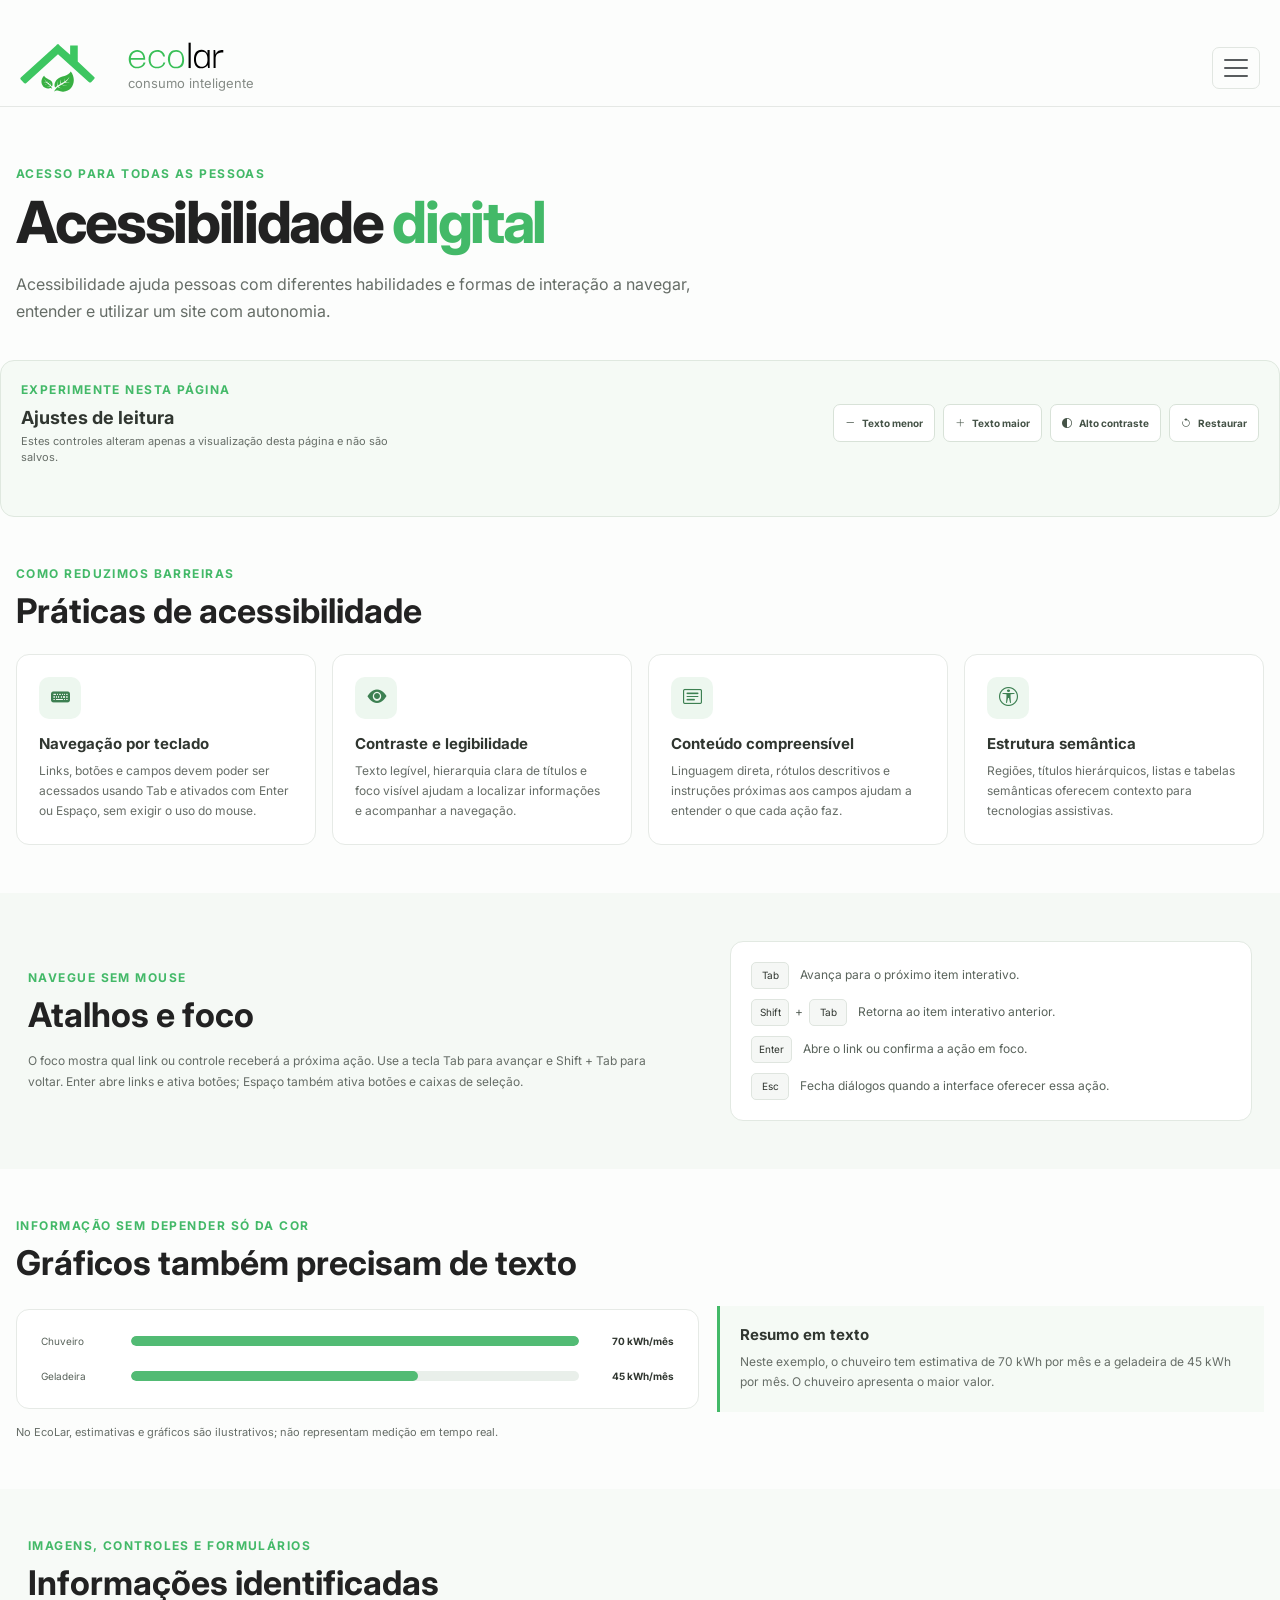
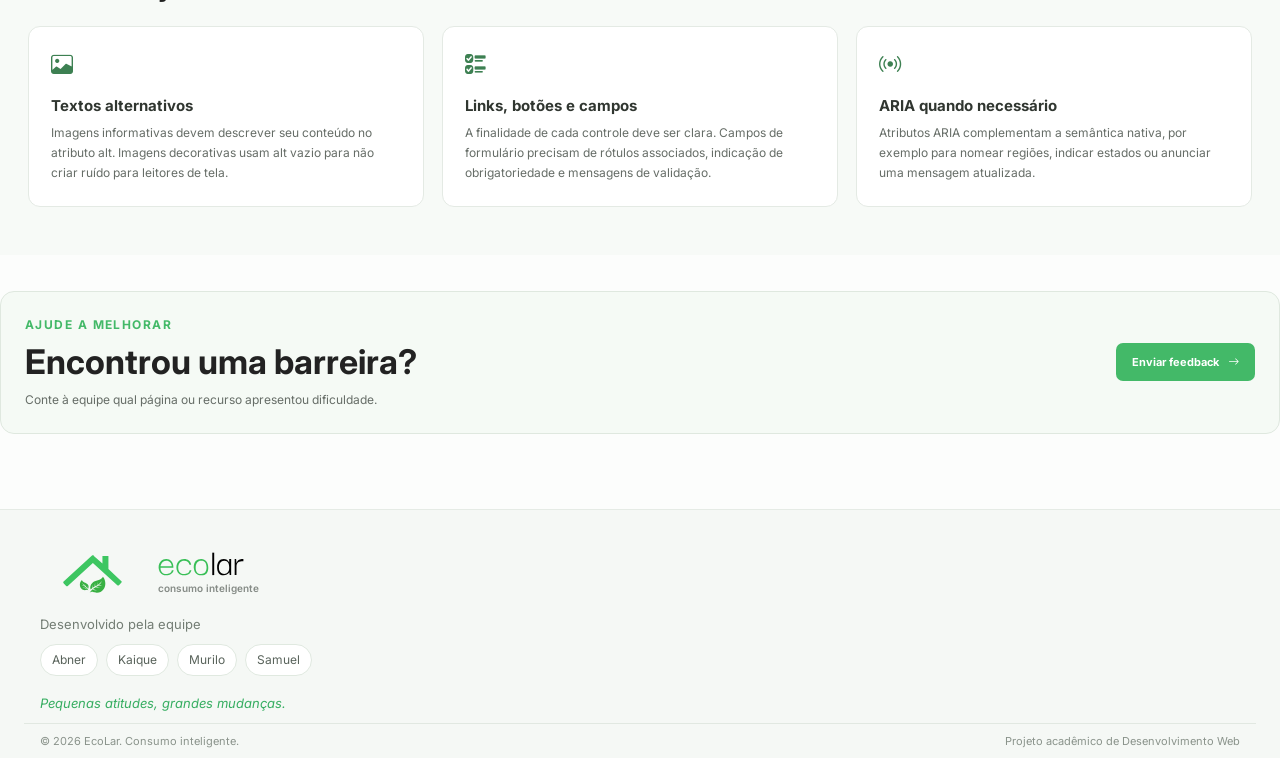
<file: ecolar/acessibilidade.html>
<!DOCTYPE html>
<html lang="pt-BR">
<head>
    <meta charset="UTF-8">
    <meta name="viewport" content="width=device-width, initial-scale=1.0">
    <meta name="description"
          content="Conheça as práticas de acessibilidade digital do EcoLar e veja orientações para navegar pelo site com mais autonomia.">
    <title>Acessibilidade | EcoLar</title>
    <link rel="icon" href="img/ecolar-logo-sem-tipagem.svg" type="image/svg+xml">

    <link href="https://cdn.jsdelivr.net/npm/bootstrap@5.3.8/dist/css/bootstrap.min.css" rel="stylesheet">
    <link rel="preconnect" href="https://fonts.googleapis.com">
    <link rel="preconnect" href="https://fonts.gstatic.com" crossorigin>
    <link href="https://fonts.googleapis.com/css2?family=Inter:ital,opsz,wght@0,14..32,100..900;1,14..32,100..900&display=swap" rel="stylesheet">
    <link href="css/style.css" rel="stylesheet">
    <link rel="stylesheet" href="https://cdn.jsdelivr.net/npm/bootstrap-icons@1.11.3/font/bootstrap-icons.min.css">
</head>

<body>
    <a class="acessibilidade-pular" href="#conteudo-principal">Pular para o conteúdo principal</a>

    <header class="site-header">
        <nav class="navbar navbar-expand-xxl" aria-label="Navegação principal">
            <div class="container navbar-container">
                <a class="navbar-brand" href="index.html" aria-label="EcoLar - página inicial">
                    <img src="img/ecolar-logo-sem-tipagem.svg" alt="" class="logo-simbolo">
                    <div class="logo-texto">
                        <img src="img/ecolar-logo-apenas-tipagem.svg" alt="EcoLar" class="logo-nome">
                        <span>consumo inteligente</span>
                    </div>
                </a>

                <button class="navbar-toggler" type="button" data-bs-toggle="collapse"
                        data-bs-target="#menuPrincipal" aria-controls="menuPrincipal"
                        aria-expanded="false" aria-label="Abrir ou fechar menu">
                    <span class="navbar-toggler-icon"></span>
                </button>

                <div class="collapse navbar-collapse" id="menuPrincipal">
                    <ul class="navbar-nav ms-auto">
                        <li class="nav-item"><a class="nav-link" href="index.html">início</a></li>
                        <li class="nav-item"><a class="nav-link" href="casa.html">minha casa</a></li>
                        <li class="nav-item"><a class="nav-link" href="equipamentos.html">equipamentos</a></li>
                        <li class="nav-item"><a class="nav-link" href="projetos.html">projetos</a></li>
                        <li class="nav-item"><a class="nav-link" href="impacto.html">consumo e impacto</a></li>
                        <li class="nav-item"><a class="nav-link active" aria-current="page" href="acessibilidade.html">acessibilidade</a></li>
                        <li class="nav-item"><a class="nav-link" href="galeria.html">galeria</a></li>
                        <li class="nav-item"><a class="nav-link" href="midia.html">mídia educativa</a></li>
                        <li class="nav-item"><a class="nav-link" href="noticias.html">notícias e dicas</a></li>
                        <li class="nav-item"><a class="nav-link" href="sobre.html">sobre</a></li>
                        <li class="nav-item"><a class="nav-link" href="contato.html">contato</a></li>
                        <li class="nav-item"><a class="nav-link" href="orcamento_hospedagem.html">hospedagem</a></li>
                    </ul>
                </div>
            </div>
        </nav>
    </header>

    <main id="conteudo-principal" class="acessibilidade-conteudo">
        <section class="acessibilidade-introducao container" aria-labelledby="titulo-acessibilidade">
            <div>
                <p>acesso para todas as pessoas</p>
                <h1 id="titulo-acessibilidade">Acessibilidade <span>digital</span></h1>
                <p>
                    Acessibilidade ajuda pessoas com diferentes habilidades e formas de interação
                    a navegar, entender e utilizar um site com autonomia.
                </p>
            </div>
        </section>

        <section class="acessibilidade-controles container" aria-labelledby="titulo-controles">
            <div class="acessibilidade-controles-texto">
                <p>experimente nesta página</p>
                <h2 id="titulo-controles">Ajustes de leitura</h2>
                <span>Estes controles alteram apenas a visualização desta página e não são salvos.</span>
            </div>
            <div class="acessibilidade-botoes" role="group" aria-label="Controles de visualização">
                <button type="button" id="diminuir-texto" aria-label="Diminuir tamanho do texto">
                    <i class="bi bi-dash-lg" aria-hidden="true"></i>
                    <span>Texto menor</span>
                </button>
                <button type="button" id="aumentar-texto" aria-label="Aumentar tamanho do texto">
                    <i class="bi bi-plus-lg" aria-hidden="true"></i>
                    <span>Texto maior</span>
                </button>
                <button type="button" id="alternar-contraste" aria-pressed="false">
                    <i class="bi bi-circle-half" aria-hidden="true"></i>
                    <span>Alto contraste</span>
                </button>
                <button type="button" id="restaurar-visualizacao">
                    <i class="bi bi-arrow-counterclockwise" aria-hidden="true"></i>
                    <span>Restaurar</span>
                </button>
            </div>
            <p class="acessibilidade-status" id="status-visualizacao" role="status" aria-live="polite"></p>
        </section>

        <section class="acessibilidade-secao container" aria-labelledby="titulo-praticas">
            <div class="acessibilidade-titulo-secao">
                <p>como reduzimos barreiras</p>
                <h2 id="titulo-praticas">Práticas de acessibilidade</h2>
            </div>
            <div class="acessibilidade-praticas">
                <article class="acessibilidade-pratica">
                    <span><i class="bi bi-keyboard-fill" aria-hidden="true"></i></span>
                    <h3>Navegação por teclado</h3>
                    <p>
                        Links, botões e campos devem poder ser acessados usando Tab e ativados
                        com Enter ou Espaço, sem exigir o uso do mouse.
                    </p>
                </article>
                <article class="acessibilidade-pratica">
                    <span><i class="bi bi-eye-fill" aria-hidden="true"></i></span>
                    <h3>Contraste e legibilidade</h3>
                    <p>
                        Texto legível, hierarquia clara de títulos e foco visível ajudam a
                        localizar informações e acompanhar a navegação.
                    </p>
                </article>
                <article class="acessibilidade-pratica">
                    <span><i class="bi bi-card-text" aria-hidden="true"></i></span>
                    <h3>Conteúdo compreensível</h3>
                    <p>
                        Linguagem direta, rótulos descritivos e instruções próximas aos campos
                        ajudam a entender o que cada ação faz.
                    </p>
                </article>
                <article class="acessibilidade-pratica">
                    <span><i class="bi bi-universal-access-circle" aria-hidden="true"></i></span>
                    <h3>Estrutura semântica</h3>
                    <p>
                        Regiões, títulos hierárquicos, listas e tabelas semânticas oferecem
                        contexto para tecnologias assistivas.
                    </p>
                </article>
            </div>
        </section>

        <section class="acessibilidade-secao acessibilidade-teclado" aria-labelledby="titulo-teclado">
            <div class="container acessibilidade-duas-colunas">
                <div>
                    <div class="acessibilidade-titulo-secao">
                        <p>navegue sem mouse</p>
                        <h2 id="titulo-teclado">Atalhos e foco</h2>
                    </div>
                    <p>
                        O foco mostra qual link ou controle receberá a próxima ação. Use a tecla
                        Tab para avançar e Shift + Tab para voltar. Enter abre links e ativa botões;
                        Espaço também ativa botões e caixas de seleção.
                    </p>
                </div>
                <ol class="acessibilidade-passos">
                    <li><kbd>Tab</kbd><span>Avança para o próximo item interativo.</span></li>
                    <li><kbd>Shift</kbd> + <kbd>Tab</kbd><span>Retorna ao item interativo anterior.</span></li>
                    <li><kbd>Enter</kbd><span>Abre o link ou confirma a ação em foco.</span></li>
                    <li><kbd>Esc</kbd><span>Fecha diálogos quando a interface oferecer essa ação.</span></li>
                </ol>
            </div>
        </section>

        <section class="acessibilidade-secao container" aria-labelledby="titulo-graficos">
            <div class="acessibilidade-titulo-secao">
                <p>informação sem depender só da cor</p>
                <h2 id="titulo-graficos">Gráficos também precisam de texto</h2>
            </div>
            <div class="acessibilidade-grafico-exemplo">
                <div class="acessibilidade-grafico" role="img"
                     aria-label="Exemplo: energia estimada, chuveiro 70 quilowatt-hora por mês; geladeira 45 quilowatt-hora por mês.">
                    <div>
                        <span>Chuveiro</span>
                        <div class="acessibilidade-barra-fundo"><span style="width: 100%"></span></div>
                        <strong>70 kWh/mês</strong>
                    </div>
                    <div>
                        <span>Geladeira</span>
                        <div class="acessibilidade-barra-fundo"><span style="width: 64%"></span></div>
                        <strong>45 kWh/mês</strong>
                    </div>
                </div>
                <div class="acessibilidade-alternativa">
                    <h3>Resumo em texto</h3>
                    <p>
                        Neste exemplo, o chuveiro tem estimativa de 70 kWh por mês e a geladeira
                        de 45 kWh por mês. O chuveiro apresenta o maior valor.
                    </p>
                </div>
            </div>
            <p class="acessibilidade-nota">
                No EcoLar, estimativas e gráficos são ilustrativos; não representam medição em tempo real.
            </p>
        </section>

        <section class="acessibilidade-secao acessibilidade-recursos" aria-labelledby="titulo-recursos">
            <div class="container">
                <div class="acessibilidade-titulo-secao">
                    <p>imagens, controles e formulários</p>
                    <h2 id="titulo-recursos">Informações identificadas</h2>
                </div>
                <div class="acessibilidade-recursos-grid">
                    <article>
                        <i class="bi bi-image" aria-hidden="true"></i>
                        <h3>Textos alternativos</h3>
                        <p>
                            Imagens informativas devem descrever seu conteúdo no atributo alt.
                            Imagens decorativas usam alt vazio para não criar ruído para leitores de tela.
                        </p>
                    </article>
                    <article>
                        <i class="bi bi-ui-checks" aria-hidden="true"></i>
                        <h3>Links, botões e campos</h3>
                        <p>
                            A finalidade de cada controle deve ser clara. Campos de formulário precisam
                            de rótulos associados, indicação de obrigatoriedade e mensagens de validação.
                        </p>
                    </article>
                    <article>
                        <i class="bi bi-broadcast" aria-hidden="true"></i>
                        <h3>ARIA quando necessário</h3>
                        <p>
                            Atributos ARIA complementam a semântica nativa, por exemplo para nomear
                            regiões, indicar estados ou anunciar uma mensagem atualizada.
                        </p>
                    </article>
                </div>
            </div>
        </section>

        <section class="acessibilidade-contato container" aria-labelledby="titulo-feedback">
            <div>
                <p>ajude a melhorar</p>
                <h2 id="titulo-feedback">Encontrou uma barreira?</h2>
                <span>Conte à equipe qual página ou recurso apresentou dificuldade.</span>
            </div>
            <a href="contato.html">
                Enviar feedback
                <i class="bi bi-arrow-right" aria-hidden="true"></i>
            </a>
        </section>
    </main>

    <footer class="rodape">
        <div class="rodape-container">
            <div class="rodape-equipe">
                <a href="index.html" class="rodape-marca">
                    <img src="img/ecolar-logo-sem-tipagem.svg" alt="" class="rodape-logo">
                    <img src="img/ecolar-logo-apenas-tipagem.svg" alt="EcoLar" class="rodape-logo-texto">
                    <span class="rodape-span">consumo inteligente</span>
                </a>
                <p class="rodape-subtitulo">Desenvolvido pela equipe</p>
                <ul class="lista-integrantes">
                    <li>Abner</li>
                    <li>Kaique</li>
                    <li>Murilo</li>
                    <li>Samuel</li>
                </ul>
                <p class="rodape-mensagem">Pequenas atitudes, grandes mudanças.</p>
            </div>
        </div>
        <div class="rodape-final">
            <p>&copy; 2026 EcoLar. Consumo inteligente.</p>
            <p>Projeto acadêmico de Desenvolvimento Web</p>
        </div>
    </footer>

    <script src="https://cdn.jsdelivr.net/npm/bootstrap@5.3.8/dist/js/bootstrap.bundle.min.js"></script>
    <script>
        const conteudoAcessivel = document.querySelector(".acessibilidade-conteudo");
        const statusVisualizacao = document.getElementById("status-visualizacao");
        let escalaTexto = 1;

        document.getElementById("aumentar-texto").addEventListener("click", () => {
            escalaTexto = Math.min(escalaTexto + 0.1, 1.3);
            conteudoAcessivel.style.setProperty("--escala-texto", escalaTexto);
            statusVisualizacao.textContent = `Tamanho do texto aumentado para ${Math.round(escalaTexto * 100)}%.`;
        });

        document.getElementById("diminuir-texto").addEventListener("click", () => {
            escalaTexto = Math.max(escalaTexto - 0.1, 0.9);
            conteudoAcessivel.style.setProperty("--escala-texto", escalaTexto);
            statusVisualizacao.textContent = `Tamanho do texto ajustado para ${Math.round(escalaTexto * 100)}%.`;
        });

        document.getElementById("alternar-contraste").addEventListener("click", (evento) => {
            const ativo = conteudoAcessivel.classList.toggle("acessibilidade-alto-contraste");
            evento.currentTarget.setAttribute("aria-pressed", String(ativo));
            statusVisualizacao.textContent = ativo
                ? "Alto contraste ativado nesta página."
                : "Alto contraste desativado.";
        });

        document.getElementById("restaurar-visualizacao").addEventListener("click", () => {
            escalaTexto = 1;
            conteudoAcessivel.style.removeProperty("--escala-texto");
            conteudoAcessivel.classList.remove("acessibilidade-alto-contraste");
            document.getElementById("alternar-contraste").setAttribute("aria-pressed", "false");
            statusVisualizacao.textContent = "Visualização restaurada.";
        });
    </script>
</body>
</html>
</file>
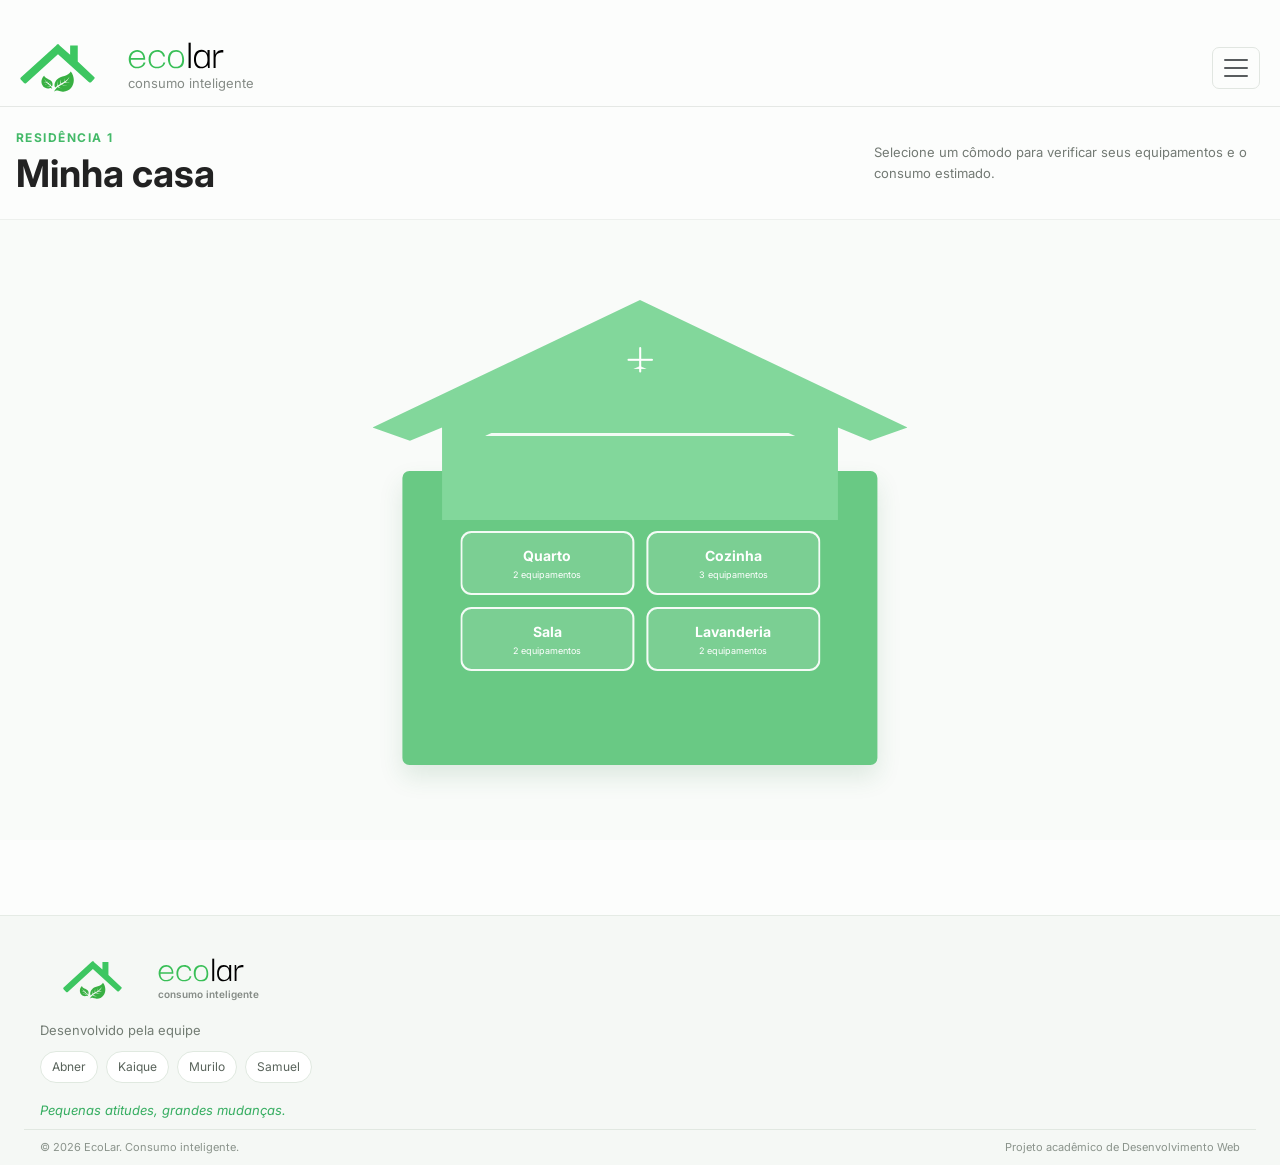
<file: ecolar/casa.html>
<!DOCTYPE html>
<html lang="pt-BR">
<head>
    <meta charset="UTF-8">
    <meta name="viewport" content="width=device-width, initial-scale=1.0">
    <meta name="description"
          content="Explore os cômodos da residência EcoLar e consulte equipamentos, recursos e consumo estimado.">
    <title>Minha casa | EcoLar</title>
    <link rel="icon" href="img/ecolar-logo-sem-tipagem.svg" type="image/svg+xml">

    <link href="https://cdn.jsdelivr.net/npm/bootstrap@5.3.8/dist/css/bootstrap.min.css" rel="stylesheet">
    <link rel="preconnect" href="https://fonts.googleapis.com">
    <link rel="preconnect" href="https://fonts.gstatic.com" crossorigin>
    <link href="https://fonts.googleapis.com/css2?family=Inter:ital,opsz,wght@0,14..32,100..900;1,14..32,100..900&display=swap" rel="stylesheet">
    <link href="css/style.css" rel="stylesheet">
    <link rel="stylesheet" href="https://cdn.jsdelivr.net/npm/bootstrap-icons@1.11.3/font/bootstrap-icons.min.css">
</head>

<body>
    <a class="acessibilidade-pular" href="#conteudo-principal">Pular para o conteúdo principal</a>
    <header class="site-header">
        <nav class="navbar navbar-expand-xxl" aria-label="Navegação principal">
            <div class="container navbar-container">
                <a class="navbar-brand" href="index.html" aria-label="EcoLar - página inicial">
                    <img src="img/ecolar-logo-sem-tipagem.svg" alt="" class="logo-simbolo">
                    <div class="logo-texto">
                        <img src="img/ecolar-logo-apenas-tipagem.svg" alt="EcoLar" class="logo-nome">
                        <span>consumo inteligente</span>
                    </div>
                </a>

                <button class="navbar-toggler" type="button" data-bs-toggle="collapse"
                        data-bs-target="#menuPrincipal" aria-controls="menuPrincipal"
                        aria-expanded="false" aria-label="Abrir ou fechar menu">
                    <span class="navbar-toggler-icon"></span>
                </button>

                <div class="collapse navbar-collapse" id="menuPrincipal">
                    <ul class="navbar-nav ms-auto">
                        <li class="nav-item"><a class="nav-link" href="index.html">início</a></li>
                        <li class="nav-item"><a class="nav-link active" aria-current="page" href="casa.html">minha casa</a></li>
                        <li class="nav-item"><a class="nav-link" href="equipamentos.html">equipamentos</a></li>
                        <li class="nav-item"><a class="nav-link" href="projetos.html">projetos</a></li>
                        <li class="nav-item"><a class="nav-link" href="impacto.html">consumo e impacto</a></li>
                        <li class="nav-item"><a class="nav-link" href="acessibilidade.html">acessibilidade</a></li>
                        <li class="nav-item"><a class="nav-link" href="galeria.html">galeria</a></li>
                        <li class="nav-item"><a class="nav-link" href="midia.html">mídia educativa</a></li>
                        <li class="nav-item"><a class="nav-link" href="noticias.html">notícias e dicas</a></li>
                        <li class="nav-item"><a class="nav-link" href="sobre.html">sobre</a></li>
                        <li class="nav-item"><a class="nav-link" href="contato.html">contato</a></li>
                        <li class="nav-item"><a class="nav-link" href="orcamento_hospedagem.html">hospedagem</a></li>
                    </ul>
                </div>
            </div>
        </nav>
    </header>

    <main id="conteudo-principal">
        <section class="casa-introducao container" aria-labelledby="titulo-casa">
            <div>
                <p>residência 1</p>
                <h1 id="titulo-casa">Minha casa</h1>
            </div>
            <p>Selecione um cômodo para verificar seus equipamentos e o consumo estimado.</p>
        </section>

        <section class="casa-exploracao" aria-label="Casa interativa da residência">
            <div class="container casa-exploracao-container">
                <div class="casa-visual" id="casa-visual">
                    <div class="casa-telhado">
                        <span aria-hidden="true"></span>
                        <button class="casa-circular" type="button" id="abrir-casa" aria-label="Adicionar cômodo ou equipamento">
                            <i class="bi bi-plus-lg" aria-hidden="true"></i>
                        </button>
                    </div>

                    <div class="casa-corpo">
                        <div class="casa-comodos" id="casa-comodos"></div>
                    </div>

                    <aside class="casa-painel" id="casa-painel" aria-label="Equipamentos do cômodo" hidden>
                        <button class="casa-painel-voltar" type="button" id="fechar-painel">
                            <i class="bi bi-arrow-left" aria-hidden="true"></i>
                            <span id="casa-painel-voltar-texto">voltar ao cômodo</span>
                        </button>

                        <div class="casa-painel-conteudo">
                            <p class="casa-painel-etiqueta" id="casa-painel-etiqueta">equipamentos</p>
                            <h2 id="casa-painel-titulo">Cômodo</h2>

                            <div class="casa-equipamentos" id="casa-equipamentos"></div>

                            <form class="casa-formulario" id="formulario-adicionar" hidden>
                                <label for="tipo-adicao">O que deseja adicionar?</label>
                                <select id="tipo-adicao" name="tipo" required>
                                    <option value="" selected disabled>Selecione uma opção</option>
                                    <option value="comodo">Novo cômodo</option>
                                    <option value="equipamento">Novo equipamento</option>
                                </select>

                                <label for="nome-adicao" id="rotulo-nome">Nome do cômodo</label>
                                <input id="nome-adicao" name="nome" type="text" maxlength="30" required>

                                <div id="campos-equipamento" hidden>
                                    <label for="comodo-equipamento">Adicionar em</label>
                                    <select id="comodo-equipamento" name="comodo"></select>

                                    <label for="recurso-equipamento">Recurso utilizado</label>
                                    <select id="recurso-equipamento" name="recurso">
                                        <option>Energia</option>
                                        <option>Água</option>
                                        <option>Água + energia</option>
                                    </select>

                                    <label for="consumo-equipamento">Consumo de referência</label>
                                    <input id="consumo-equipamento" name="consumo" type="text"
                                           maxlength="50" placeholder="Ex.: 15 kWh/mês">

                                    <label for="dica-equipamento">Dica de economia</label>
                                    <input id="dica-equipamento" name="dica" type="text" maxlength="100"
                                           placeholder="Ex.: Desligue após o uso">
                                </div>

                                <div class="casa-formulario-acoes">
                                    <button type="button" id="cancelar-adicao">Cancelar</button>
                                    <button type="submit">Adicionar</button>
                                </div>
                            </form>

                            <div class="casa-detalhe" id="casa-detalhe" hidden>
                                <button type="button" class="casa-detalhe-fechar" id="fechar-detalhe" aria-label="Fechar detalhes">
                                    <i class="bi bi-x-lg" aria-hidden="true"></i>
                                </button>
                                <span id="detalhe-recurso"></span>
                                <h3 id="detalhe-nome">Detalhes do equipamento</h3>
                                <p id="detalhe-descricao"></p>
                                <dl>
                                    <div>
                                        <dt>Consumo estimado</dt>
                                        <dd id="detalhe-consumo"></dd>
                                    </div>
                                    <div>
                                        <dt>Como economizar</dt>
                                        <dd id="detalhe-dica"></dd>
                                    </div>
                                </dl>
                            </div>
                        </div>
                    </aside>
                </div>
            </div>
        </section>
    </main>

    <footer class="rodape">
        <div class="rodape-container">
            <div class="rodape-equipe">
                <a href="index.html" class="rodape-marca">
                    <img src="img/ecolar-logo-sem-tipagem.svg" alt="" class="rodape-logo">
                    <img src="img/ecolar-logo-apenas-tipagem.svg" alt="EcoLar" class="rodape-logo-texto">
                    <span class="rodape-span">consumo inteligente</span>
                </a>
                <p class="rodape-subtitulo">Desenvolvido pela equipe</p>
                <ul class="lista-integrantes">
                    <li>Abner</li>
                    <li>Kaique</li>
                    <li>Murilo</li>
                    <li>Samuel</li>
                </ul>
                <p class="rodape-mensagem">Pequenas atitudes, grandes mudanças.</p>
            </div>
        </div>
        <div class="rodape-final">
            <p>&copy; 2026 EcoLar. Consumo inteligente.</p>
            <p>Projeto acadêmico de Desenvolvimento Web</p>
        </div>
    </footer>

    <script src="https://cdn.jsdelivr.net/npm/bootstrap@5.3.8/dist/js/bootstrap.bundle.min.js"></script>
    <script>
        const dadosComodos = {
            quarto: [
                { nome: "Lâmpada", recurso: "Energia", consumo: "aprox. 18 kWh/mês", dica: "Use lâmpadas LED e apague ao sair.", descricao: "Iluminação do quarto com potência e tempo de uso como principais fatores." },
                { nome: "Ar-condicionado", recurso: "Energia", consumo: "aprox. 90 kWh/mês", dica: "Limpe filtros e feche portas e janelas.", descricao: "Climatização influenciada pela potência, temperatura e horas de uso." }
            ],
            cozinha: [
                { nome: "Geladeira", recurso: "Energia", consumo: "aprox. 45 kWh/mês", dica: "Evite abrir a porta com frequência.", descricao: "Equipamento ligado continuamente para conservar os alimentos." },
                { nome: "Torneira", recurso: "Água", consumo: "aprox. 1.200 L/mês", dica: "Feche a torneira ao ensaboar.", descricao: "Consumo estimado pela vazão e pelo tempo de utilização." },
                { nome: "Máquina de lavar", recurso: "Água + energia", consumo: "aprox. 60 kWh e 2.400 L/mês", dica: "Use cargas completas e ciclos econômicos.", descricao: "Pode consumir água e energia em cada ciclo de lavagem." }
            ],
            sala: [
                { nome: "Televisor", recurso: "Energia", consumo: "aprox. 12 kWh/mês", dica: "Desligue o aparelho após o uso.", descricao: "Consumo depende do tamanho da tela e das horas ligadas." },
                { nome: "Lâmpada", recurso: "Energia", consumo: "aprox. 10 kWh/mês", dica: "Prefira LED e apague ao sair.", descricao: "Iluminação da sala calculada pela potência em watts." }
            ],
            lavanderia: [
                { nome: "Máquina de lavar", recurso: "Água + energia", consumo: "aprox. 60 kWh e 2.400 L/mês", dica: "Prefira cargas completas.", descricao: "Consumo de água no ciclo e energia no funcionamento." },
                { nome: "Torneira", recurso: "Água", consumo: "aprox. 800 L/mês", dica: "Feche a torneira durante a lavagem.", descricao: "Consumo influenciado pela vazão e pelo tempo aberto." }
            ]
        };

        const painel = document.getElementById("casa-painel");
        const titulo = document.getElementById("casa-painel-titulo");
        const lista = document.getElementById("casa-equipamentos");
        const detalhe = document.getElementById("casa-detalhe");
        const botaoAbrir = document.getElementById("abrir-casa");
        const formulario = document.getElementById("formulario-adicionar");
        const tipoAdicao = document.getElementById("tipo-adicao");
        const camposEquipamento = document.getElementById("campos-equipamento");
        const nomeAdicao = document.getElementById("nome-adicao");
        const seletorComodo = document.getElementById("comodo-equipamento");
        const nomesComodos = {
            quarto: "Quarto",
            cozinha: "Cozinha",
            sala: "Sala",
            lavanderia: "Lavanderia"
        };

        function desenharComodos() {
            const areaComodos = document.getElementById("casa-comodos");
            areaComodos.innerHTML = "";

            Object.keys(dadosComodos).forEach((comodo) => {
                const botao = document.createElement("button");
                botao.className = "casa-comodo";
                botao.type = "button";
                botao.dataset.comodo = comodo;
                const nome = document.createElement("span");
                nome.textContent = nomesComodos[comodo];
                const quantidade = document.createElement("small");
                quantidade.textContent = `${dadosComodos[comodo].length} equipamentos`;
                botao.append(nome, quantidade);
                botao.addEventListener("click", () => abrirComodo(comodo));
                areaComodos.appendChild(botao);
            });

            seletorComodo.innerHTML = "";
            Object.keys(dadosComodos).forEach((comodo) => {
                const opcao = document.createElement("option");
                opcao.value = comodo;
                opcao.textContent = nomesComodos[comodo];
                seletorComodo.appendChild(opcao);
            });
        }

        function abrirComodo(comodo) {
            titulo.textContent = nomesComodos[comodo];
            document.getElementById("casa-painel-etiqueta").textContent = "equipamentos";
            lista.innerHTML = "";
            detalhe.hidden = true;
            formulario.hidden = true;
            lista.hidden = false;

            dadosComodos[comodo].forEach((equipamento) => {
                const item = document.createElement("label");
                item.className = "casa-equipamento";
                const checkbox = document.createElement("input");
                checkbox.type = "checkbox";
                checkbox.checked = true;
                const nome = document.createElement("span");
                nome.textContent = equipamento.nome;
                const recurso = document.createElement("small");
                recurso.textContent = equipamento.recurso;
                item.append(checkbox, nome, recurso);
                item.addEventListener("click", () => mostrarDetalhe(equipamento));
                lista.appendChild(item);
            });

            painel.hidden = false;
            painel.querySelector("button").focus();
        }

        function mostrarFormulario() {
            titulo.textContent = "Adicionar à casa";
            document.getElementById("casa-painel-etiqueta").textContent = "personalize sua residência";
            lista.hidden = true;
            detalhe.hidden = true;
            formulario.hidden = false;
            atualizarCamposFormulario();
            painel.hidden = false;
            tipoAdicao.focus();
        }

        function atualizarCamposFormulario() {
            const adicionandoEquipamento = tipoAdicao.value === "equipamento";
            camposEquipamento.hidden = !adicionandoEquipamento;
            document.getElementById("rotulo-nome").textContent =
                adicionandoEquipamento ? "Nome do equipamento" : "Nome do cômodo";
            nomeAdicao.placeholder = adicionandoEquipamento
                ? "Ex.: Televisor"
                : "Ex.: Escritório";
        }

        function mostrarDetalhe(equipamento) {
            detalhe.hidden = false;
            document.getElementById("detalhe-recurso").textContent = equipamento.recurso;
            document.getElementById("detalhe-nome").textContent = equipamento.nome;
            document.getElementById("detalhe-descricao").textContent = equipamento.descricao;
            document.getElementById("detalhe-consumo").textContent = equipamento.consumo;
            document.getElementById("detalhe-dica").textContent = equipamento.dica;
        }

        botaoAbrir.addEventListener("click", mostrarFormulario);
        tipoAdicao.addEventListener("change", atualizarCamposFormulario);
        document.getElementById("cancelar-adicao").addEventListener("click", () => {
            painel.hidden = true;
            botaoAbrir.focus();
        });
        formulario.addEventListener("submit", (evento) => {
            evento.preventDefault();
            const nome = nomeAdicao.value.trim();

            if (!nome) return;

            if (tipoAdicao.value === "comodo") {
                const chave = `comodo-${Date.now()}`;
                dadosComodos[chave] = [];
                nomesComodos[chave] = nome;
            } else {
                dadosComodos[seletorComodo.value].push({
                    nome,
                    recurso: document.getElementById("recurso-equipamento").value,
                    consumo: document.getElementById("consumo-equipamento").value.trim() || "Não informado",
                    dica: document.getElementById("dica-equipamento").value.trim() || "Consulte as recomendações de uso.",
                    descricao: "Equipamento adicionado à residência."
                });
            }

            desenharComodos();
            formulario.reset();
            tipoAdicao.value = "comodo";
            atualizarCamposFormulario();
            painel.hidden = true;
            botaoAbrir.focus();
        });

        document.getElementById("fechar-painel").addEventListener("click", () => {
            painel.hidden = true;
            botaoAbrir.focus();
        });
        document.getElementById("fechar-detalhe").addEventListener("click", () => {
            detalhe.hidden = true;
        });

        desenharComodos();
    </script>
</body>
</html>
</file>
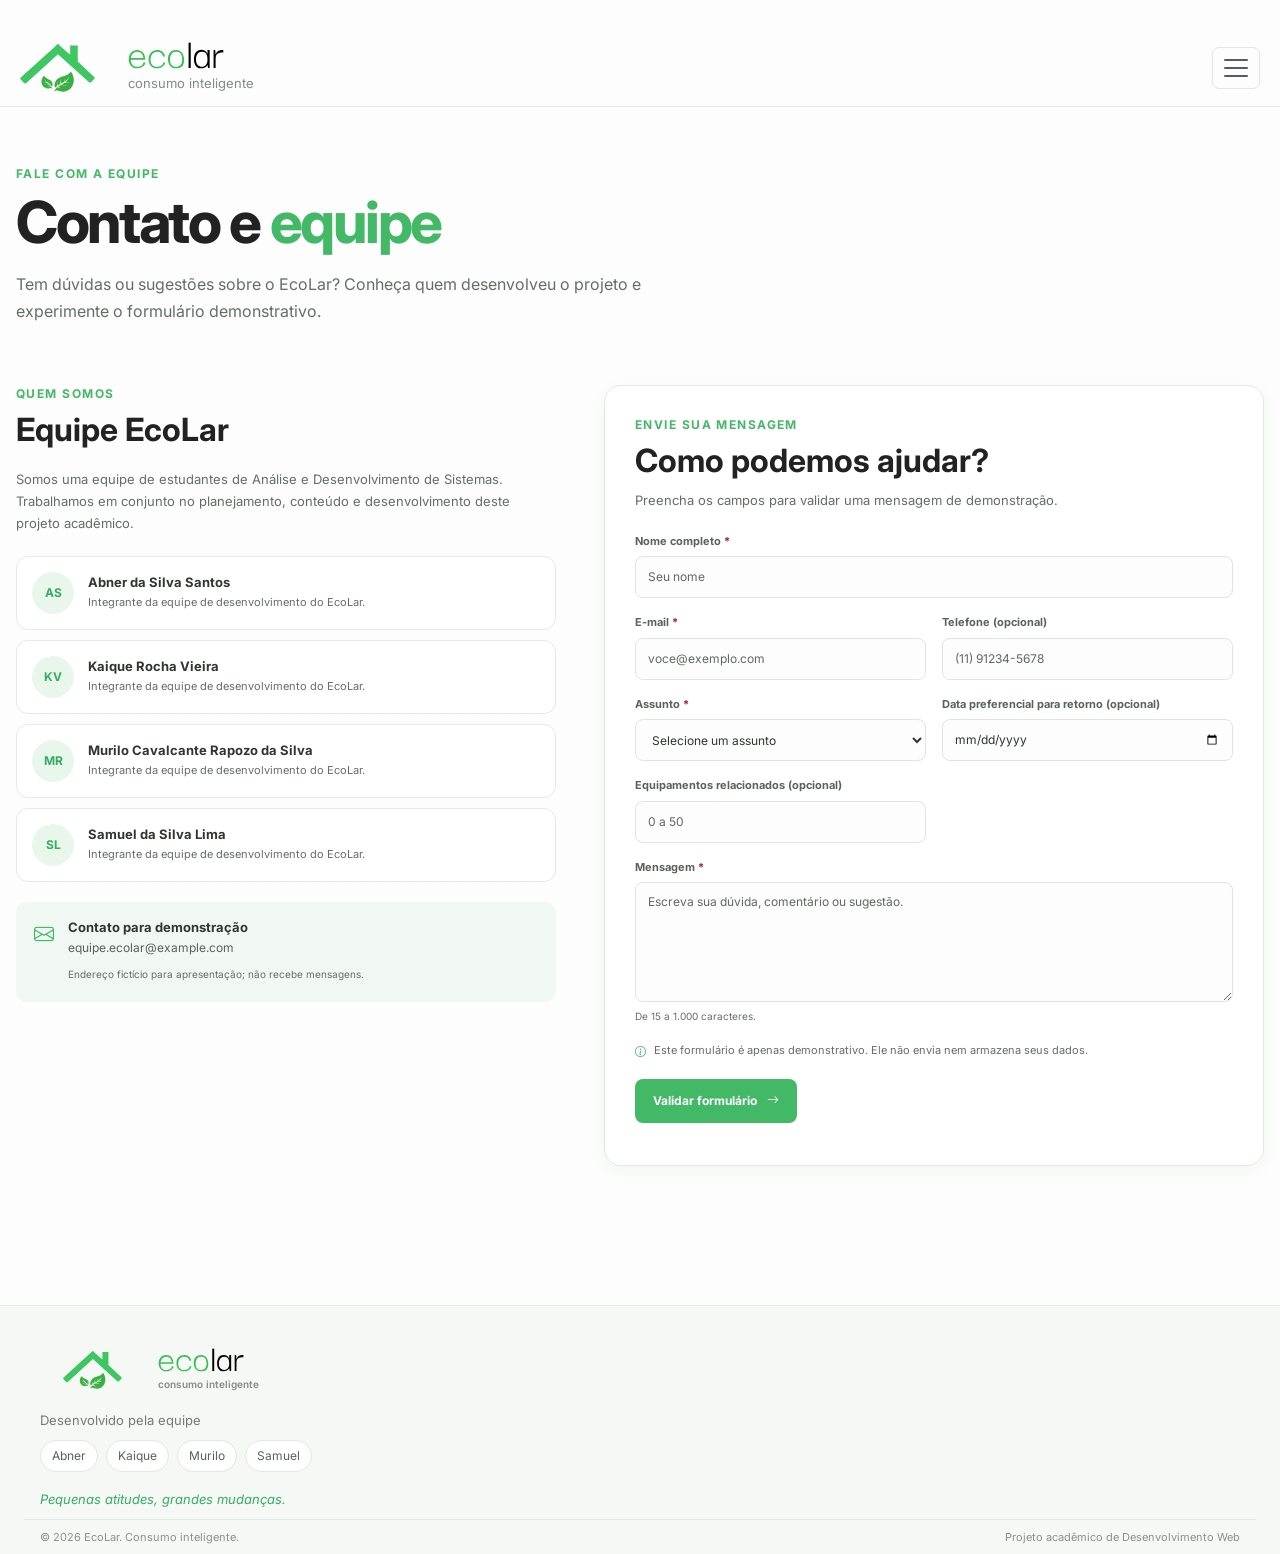
<file: ecolar/contato.html>
<!DOCTYPE html>
<html lang="pt-BR">
<head>
    <meta charset="UTF-8">
    <meta name="viewport" content="width=device-width, initial-scale=1.0">
    <meta name="description"
          content="Conheça a equipe do EcoLar e envie dúvidas, comentários ou sugestões pelo formulário demonstrativo.">
    <title>Contato e equipe | EcoLar</title>
    <link rel="icon" href="img/ecolar-logo-sem-tipagem.svg" type="image/svg+xml">
    <link href="https://cdn.jsdelivr.net/npm/bootstrap@5.3.8/dist/css/bootstrap.min.css" rel="stylesheet">
    <link rel="preconnect" href="https://fonts.googleapis.com">
    <link rel="preconnect" href="https://fonts.gstatic.com" crossorigin>
    <link href="https://fonts.googleapis.com/css2?family=Inter:ital,opsz,wght@0,14..32,100..900;1,14..32,100..900&display=swap" rel="stylesheet">
    <link href="css/style.css" rel="stylesheet">
    <link rel="stylesheet" href="https://cdn.jsdelivr.net/npm/bootstrap-icons@1.11.3/font/bootstrap-icons.min.css">
</head>

<body>
    <a class="acessibilidade-pular" href="#conteudo-principal">Pular para o conteúdo principal</a>
    <header class="site-header">
        <nav class="navbar navbar-expand-xxl" aria-label="Navegação principal">
            <div class="container navbar-container">
                <a class="navbar-brand" href="index.html" aria-label="EcoLar - página inicial">
                    <img src="img/ecolar-logo-sem-tipagem.svg" alt="" class="logo-simbolo">
                    <div class="logo-texto">
                        <img src="img/ecolar-logo-apenas-tipagem.svg" alt="EcoLar" class="logo-nome">
                        <span>consumo inteligente</span>
                    </div>
                </a>

                <button class="navbar-toggler" type="button" data-bs-toggle="collapse"
                        data-bs-target="#menuPrincipal" aria-controls="menuPrincipal"
                        aria-expanded="false" aria-label="Abrir ou fechar menu">
                    <span class="navbar-toggler-icon"></span>
                </button>

                <div class="collapse navbar-collapse" id="menuPrincipal">
                    <ul class="navbar-nav ms-auto">
                        <li class="nav-item"><a class="nav-link" href="index.html">início</a></li>
                        <li class="nav-item"><a class="nav-link" href="casa.html">minha casa</a></li>
                        <li class="nav-item"><a class="nav-link" href="equipamentos.html">equipamentos</a></li>
                        <li class="nav-item"><a class="nav-link" href="projetos.html">projetos</a></li>
                        <li class="nav-item"><a class="nav-link" href="impacto.html">consumo e impacto</a></li>
                        <li class="nav-item"><a class="nav-link" href="acessibilidade.html">acessibilidade</a></li>
                        <li class="nav-item"><a class="nav-link" href="galeria.html">galeria</a></li>
                        <li class="nav-item"><a class="nav-link" href="midia.html">mídia educativa</a></li>
                        <li class="nav-item"><a class="nav-link" href="noticias.html">notícias e dicas</a></li>
                        <li class="nav-item"><a class="nav-link" href="sobre.html">sobre</a></li>
                        <li class="nav-item"><a class="nav-link active" aria-current="page" href="contato.html">contato</a></li>
                        <li class="nav-item"><a class="nav-link" href="orcamento_hospedagem.html">hospedagem</a></li>
                    </ul>
                </div>
            </div>
        </nav>
    </header>

    <main id="conteudo-principal">
        <section class="contato-introducao container" aria-labelledby="titulo-contato">
            <div>
                <p>fale com a equipe</p>
                <h1 id="titulo-contato">Contato e <span>equipe</span></h1>
                <p>
                    Tem dúvidas ou sugestões sobre o EcoLar? Conheça quem desenvolveu o projeto
                    e experimente o formulário demonstrativo.
                </p>
            </div>
        </section>

        <section class="contato-conteudo container" aria-label="Equipe e formulário de contato">
            <div class="contato-coluna-equipe">
                <div class="contato-titulo-secao">
                    <p>quem somos</p>
                    <h2>Equipe EcoLar</h2>
                </div>

                <p class="contato-equipe-intro">
                    Somos uma equipe de estudantes de Análise e Desenvolvimento de Sistemas.
                    Trabalhamos em conjunto no planejamento, conteúdo e desenvolvimento deste projeto acadêmico.
                </p>

                <div class="contato-integrantes">
                    <article class="contato-integrante">
                        <span class="contato-integrante-icone" aria-hidden="true">AS</span>
                        <div>
                            <h3>Abner da Silva Santos</h3>
                            <p>Integrante da equipe de desenvolvimento do EcoLar.</p>
                        </div>
                    </article>
                    <article class="contato-integrante">
                        <span class="contato-integrante-icone" aria-hidden="true">KV</span>
                        <div>
                            <h3>Kaique Rocha Vieira</h3>
                            <p>Integrante da equipe de desenvolvimento do EcoLar.</p>
                        </div>
                    </article>
                    <article class="contato-integrante">
                        <span class="contato-integrante-icone" aria-hidden="true">MR</span>
                        <div>
                            <h3>Murilo Cavalcante Rapozo da Silva</h3>
                            <p>Integrante da equipe de desenvolvimento do EcoLar.</p>
                        </div>
                    </article>
                    <article class="contato-integrante">
                        <span class="contato-integrante-icone" aria-hidden="true">SL</span>
                        <div>
                            <h3>Samuel da Silva Lima</h3>
                            <p>Integrante da equipe de desenvolvimento do EcoLar.</p>
                        </div>
                    </article>
                </div>

                <aside class="contato-informacao">
                    <i class="bi bi-envelope" aria-hidden="true"></i>
                    <div>
                        <h3>Contato para demonstração</h3>
                        <p>equipe.ecolar@example.com</p>
                        <small>Endereço fictício para apresentação; não recebe mensagens.</small>
                    </div>
                </aside>
            </div>

            <div class="contato-formulario-card">
                <div class="contato-titulo-secao">
                    <p>envie sua mensagem</p>
                    <h2>Como podemos ajudar?</h2>
                </div>
                <p class="contato-form-intro">
                    Preencha os campos para validar uma mensagem de demonstração.
                </p>

                <form id="formulario-contato">
                    <div class="contato-form-grid">
                        <div class="contato-campo contato-campo-largo">
                            <label for="nome">Nome completo <span aria-hidden="true">*</span></label>
                            <input id="nome" name="nome" type="text" autocomplete="name"
                                   minlength="2" maxlength="60"
                                   pattern="[\p{L}\p{M}\s'\-]{2,60}"
                                   title="Use letras, espaços, apóstrofos ou hífens."
                                   placeholder="Seu nome" required>
                        </div>

                        <div class="contato-campo">
                            <label for="email">E-mail <span aria-hidden="true">*</span></label>
                            <input id="email" name="email" type="email" autocomplete="email"
                                   maxlength="100" placeholder="voce@exemplo.com" required>
                        </div>

                        <div class="contato-campo">
                            <label for="telefone">Telefone (opcional)</label>
                            <input id="telefone" name="telefone" type="tel" autocomplete="tel"
                                   pattern="\(?[0-9]{2}\)?\s?9?[0-9]{4}-?[0-9]{4}"
                                   title="Informe um telefone com DDD. Exemplo: (11) 91234-5678."
                                   placeholder="(11) 91234-5678">
                        </div>

                        <div class="contato-campo">
                            <label for="assunto">Assunto <span aria-hidden="true">*</span></label>
                            <select id="assunto" name="assunto" required>
                                <option value="">Selecione um assunto</option>
                                <option value="duvida">Dúvida sobre o projeto</option>
                                <option value="sugestao">Sugestão</option>
                                <option value="acessibilidade">Acessibilidade</option>
                                <option value="outro">Outro</option>
                            </select>
                        </div>

                        <div class="contato-campo">
                            <label for="data-retorno">Data preferencial para retorno (opcional)</label>
                            <input id="data-retorno" name="data-retorno" type="date">
                        </div>

                        <div class="contato-campo">
                            <label for="equipamentos">Equipamentos relacionados (opcional)</label>
                            <input id="equipamentos" name="equipamentos" type="number"
                                   min="0" max="50" step="1" placeholder="0 a 50">
                        </div>

                        <div class="contato-campo contato-campo-largo">
                            <label for="mensagem">Mensagem <span aria-hidden="true">*</span></label>
                            <textarea id="mensagem" name="mensagem" rows="5"
                                      minlength="15" maxlength="1000"
                                      placeholder="Escreva sua dúvida, comentário ou sugestão."
                                      required></textarea>
                            <small>De 15 a 1.000 caracteres.</small>
                        </div>
                    </div>

                    <p class="contato-aviso">
                        <i class="bi bi-info-circle" aria-hidden="true"></i>
                        Este formulário é apenas demonstrativo. Ele não envia nem armazena seus dados.
                    </p>

                    <button class="contato-enviar" type="submit">
                        Validar formulário
                        <i class="bi bi-arrow-right" aria-hidden="true"></i>
                    </button>
                    <p class="contato-status" id="status-formulario" role="status" aria-live="polite"></p>
                </form>
            </div>
        </section>
    </main>

    <footer class="rodape">
        <div class="rodape-container">
            <div class="rodape-equipe">
                <a href="index.html" class="rodape-marca">
                    <img src="img/ecolar-logo-sem-tipagem.svg" alt="" class="rodape-logo">
                    <img src="img/ecolar-logo-apenas-tipagem.svg" alt="EcoLar" class="rodape-logo-texto">
                    <span class="rodape-span">consumo inteligente</span>
                </a>
                <p class="rodape-subtitulo">Desenvolvido pela equipe</p>
                <ul class="lista-integrantes">
                    <li>Abner</li>
                    <li>Kaique</li>
                    <li>Murilo</li>
                    <li>Samuel</li>
                </ul>
                <p class="rodape-mensagem">Pequenas atitudes, grandes mudanças.</p>
            </div>
        </div>
        <div class="rodape-final">
            <p>&copy; 2026 EcoLar. Consumo inteligente.</p>
            <p>Projeto acadêmico de Desenvolvimento Web</p>
        </div>
    </footer>

    <script src="https://cdn.jsdelivr.net/npm/bootstrap@5.3.8/dist/js/bootstrap.bundle.min.js"></script>
    <script>
        const formularioContato = document.getElementById("formulario-contato");
        const statusFormulario = document.getElementById("status-formulario");

        formularioContato.addEventListener("submit", (evento) => {
            evento.preventDefault();
            statusFormulario.textContent =
                "Formulário validado! Esta demonstração não enviou nem armazenou a mensagem.";
        });
    </script>
</body>
</html>
</file>
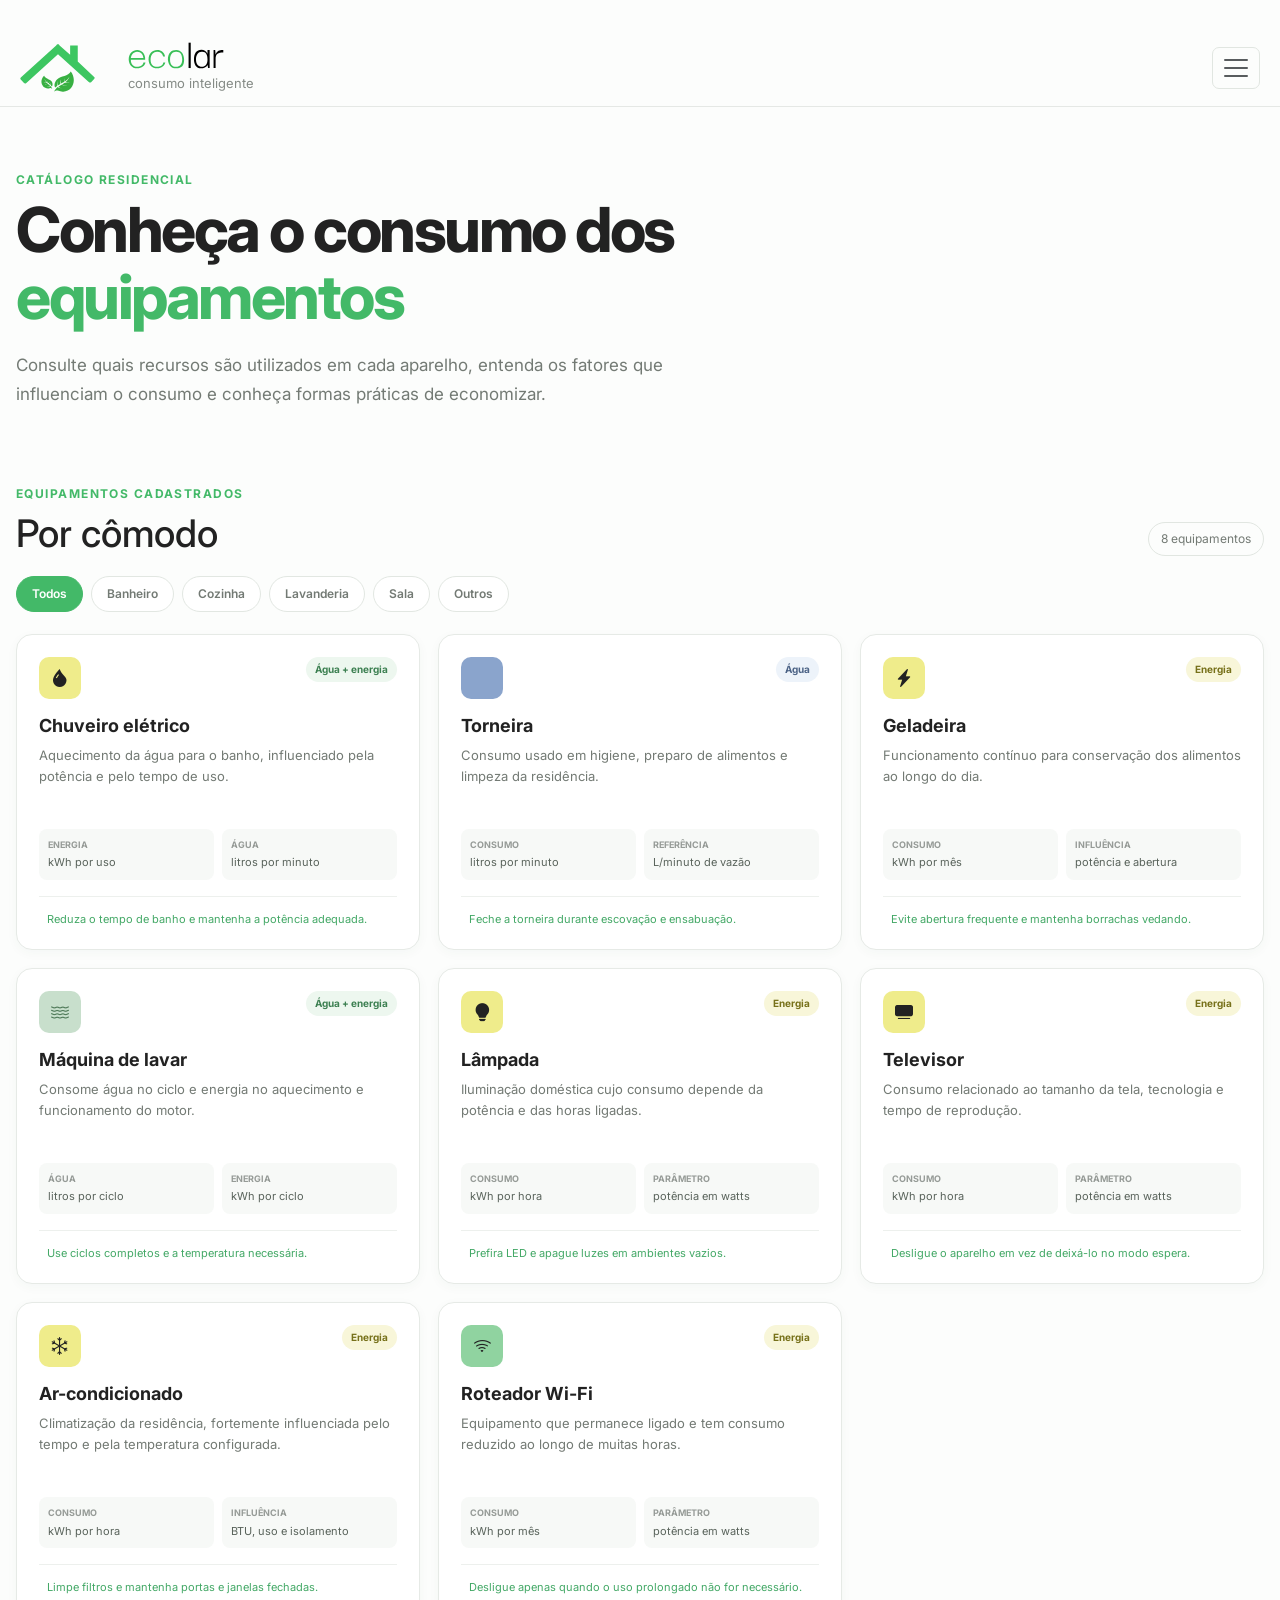
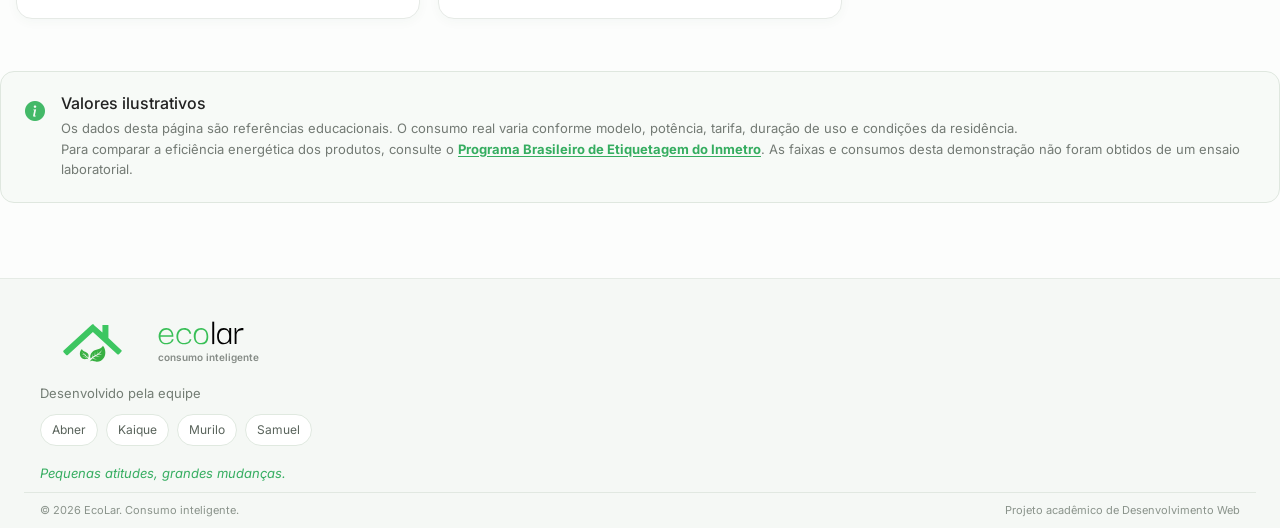
<file: ecolar/equipamentos.html>
<!DOCTYPE html>
<html lang="pt-BR">
<head>
    <meta charset="UTF-8">
    <meta name="viewport" content="width=device-width, initial-scale=1.0">
    <meta name="description"
          content="Consulte equipamentos domésticos, recursos utilizados e referências de consumo de água e energia no EcoLar.">
    <title>Equipamentos domésticos | EcoLar</title>
    <link rel="icon" href="img/ecolar-logo-sem-tipagem.svg" type="image/svg+xml">

    <link href="https://cdn.jsdelivr.net/npm/bootstrap@5.3.8/dist/css/bootstrap.min.css" rel="stylesheet">
    <link rel="preconnect" href="https://fonts.googleapis.com">
    <link rel="preconnect" href="https://fonts.gstatic.com" crossorigin>
    <link href="https://fonts.googleapis.com/css2?family=Inter:ital,opsz,wght@0,14..32,100..900;1,14..32,100..900&display=swap" rel="stylesheet">
    <link href="css/style.css" rel="stylesheet">
    <link rel="stylesheet" href="https://cdn.jsdelivr.net/npm/bootstrap-icons@1.11.3/font/bootstrap-icons.min.css">
</head>

<body>
    <a class="acessibilidade-pular" href="#conteudo-principal">Pular para o conteúdo principal</a>
    <header class="site-header">
        <nav class="navbar navbar-expand-xxl" aria-label="Navegação principal">
            <div class="container navbar-container">
                <a class="navbar-brand" href="index.html" aria-label="EcoLar - página inicial">
                    <img src="img/ecolar-logo-sem-tipagem.svg" alt="" class="logo-simbolo">
                    <div class="logo-texto">
                        <img src="img/ecolar-logo-apenas-tipagem.svg" alt="EcoLar" class="logo-nome">
                        <span>consumo inteligente</span>
                    </div>
                </a>

                <button class="navbar-toggler" type="button" data-bs-toggle="collapse"
                        data-bs-target="#menuPrincipal" aria-controls="menuPrincipal"
                        aria-expanded="false" aria-label="Abrir ou fechar menu">
                    <span class="navbar-toggler-icon"></span>
                </button>

                <div class="collapse navbar-collapse" id="menuPrincipal">
                    <ul class="navbar-nav ms-auto">
                        <li class="nav-item"><a class="nav-link" href="index.html">início</a></li>
                        <li class="nav-item"><a class="nav-link" href="casa.html">minha casa</a></li>
                        <li class="nav-item"><a class="nav-link active" aria-current="page" href="equipamentos.html">equipamentos</a></li>
                        <li class="nav-item"><a class="nav-link" href="projetos.html">projetos</a></li>
                        <li class="nav-item"><a class="nav-link" href="impacto.html">consumo e impacto</a></li>
                        <li class="nav-item"><a class="nav-link" href="acessibilidade.html">acessibilidade</a></li>
                        <li class="nav-item"><a class="nav-link" href="galeria.html">galeria</a></li>
                        <li class="nav-item"><a class="nav-link" href="midia.html">mídia educativa</a></li>
                        <li class="nav-item"><a class="nav-link" href="noticias.html">notícias e dicas</a></li>
                        <li class="nav-item"><a class="nav-link" href="sobre.html">sobre</a></li>
                        <li class="nav-item"><a class="nav-link" href="contato.html">contato</a></li>
                        <li class="nav-item"><a class="nav-link" href="orcamento_hospedagem.html">hospedagem</a></li>
                    </ul>
                </div>
            </div>
        </nav>
    </header>

    <main id="conteudo-principal">
        <section class="equipamentos-introducao container" aria-labelledby="titulo-equipamentos">
            <div class="equipamentos-cabecalho">
                <p class="equipamentos-etiqueta">Catálogo residencial</p>
                <h1 id="titulo-equipamentos">Conheça o consumo dos <span>equipamentos</span></h1>
                <p>
                    Consulte quais recursos são utilizados em cada aparelho, entenda os fatores
                    que influenciam o consumo e conheça formas práticas de economizar.
                </p>
            </div>
        </section>

        <section class="equipamentos-catalogo container" aria-labelledby="titulo-catalogo">
            <div class="equipamentos-catalogo-cabecalho">
                <div>
                    <p>equipamentos cadastrados</p>
                    <h2 id="titulo-catalogo">Por cômodo</h2>
                </div>
                <p class="equipamentos-contador" id="equipamentos-contador" aria-live="polite">
                    8 equipamentos
                </p>
            </div>

            <div class="equipamentos-filtros" role="group" aria-label="Filtrar equipamentos por categoria">
                <button class="equipamento-filtro ativo" type="button" data-filtro="todos" aria-pressed="true">Todos</button>
                <button class="equipamento-filtro" type="button" data-filtro="banheiro" aria-pressed="false">Banheiro</button>
                <button class="equipamento-filtro" type="button" data-filtro="cozinha" aria-pressed="false">Cozinha</button>
                <button class="equipamento-filtro" type="button" data-filtro="lavanderia" aria-pressed="false">Lavanderia</button>
                <button class="equipamento-filtro" type="button" data-filtro="sala" aria-pressed="false">Sala</button>
                <button class="equipamento-filtro" type="button" data-filtro="outros" aria-pressed="false">Outros</button>
            </div>

            <div class="equipamentos-grid" id="equipamentos-grid">
                <article class="equipamento-card" data-categoria="banheiro">
                    <div class="equipamento-card-cabecalho">
                        <span class="equipamento-icone icone-energia"><i class="bi bi-droplet-fill" aria-hidden="true"></i></span>
                        <span class="equipamento-recurso recurso-ambos">Água + energia</span>
                    </div>
                    <h3>Chuveiro elétrico</h3>
                    <p class="equipamento-descricao">Aquecimento da água para o banho, influenciado pela potência e pelo tempo de uso.</p>
                    <dl class="equipamento-referencias">
                        <div><dt>Energia</dt><dd>kWh por uso</dd></div>
                        <div><dt>Água</dt><dd>litros por minuto</dd></div>
                    </dl>
                    <p class="equipamento-dica"><i class="bi bi-leaf-fill" aria-hidden="true"></i><span>Reduza o tempo de banho e mantenha a potência adequada.</span></p>
                </article>

                <article class="equipamento-card" data-categoria="banheiro cozinha">
                    <div class="equipamento-card-cabecalho">
                        <span class="equipamento-icone icone-agua"><i class="bi bi-faucet" aria-hidden="true"></i></span>
                        <span class="equipamento-recurso recurso-agua">Água</span>
                    </div>
                    <h3>Torneira</h3>
                    <p class="equipamento-descricao">Consumo usado em higiene, preparo de alimentos e limpeza da residência.</p>
                    <dl class="equipamento-referencias">
                        <div><dt>Consumo</dt><dd>litros por minuto</dd></div>
                        <div><dt>Referência</dt><dd>L/minuto de vazão</dd></div>
                    </dl>
                    <p class="equipamento-dica"><i class="bi bi-leaf-fill" aria-hidden="true"></i><span>Feche a torneira durante escovação e ensabuação.</span></p>
                </article>

                <article class="equipamento-card" data-categoria="cozinha">
                    <div class="equipamento-card-cabecalho">
                        <span class="equipamento-icone icone-energia"><i class="bi bi-lightning-charge-fill" aria-hidden="true"></i></span>
                        <span class="equipamento-recurso recurso-energia">Energia</span>
                    </div>
                    <h3>Geladeira</h3>
                    <p class="equipamento-descricao">Funcionamento contínuo para conservação dos alimentos ao longo do dia.</p>
                    <dl class="equipamento-referencias">
                        <div><dt>Consumo</dt><dd>kWh por mês</dd></div>
                        <div><dt>Influência</dt><dd>potência e abertura</dd></div>
                    </dl>
                    <p class="equipamento-dica"><i class="bi bi-leaf-fill" aria-hidden="true"></i><span>Evite abertura frequente e mantenha borrachas vedando.</span></p>
                </article>

                <article class="equipamento-card" data-categoria="lavanderia">
                    <div class="equipamento-card-cabecalho">
                        <span class="equipamento-icone icone-ambos"><i class="bi bi-water" aria-hidden="true"></i></span>
                        <span class="equipamento-recurso recurso-ambos">Água + energia</span>
                    </div>
                    <h3>Máquina de lavar</h3>
                    <p class="equipamento-descricao">Consome água no ciclo e energia no aquecimento e funcionamento do motor.</p>
                    <dl class="equipamento-referencias">
                        <div><dt>Água</dt><dd>litros por ciclo</dd></div>
                        <div><dt>Energia</dt><dd>kWh por ciclo</dd></div>
                    </dl>
                    <p class="equipamento-dica"><i class="bi bi-leaf-fill" aria-hidden="true"></i><span>Use ciclos completos e a temperatura necessária.</span></p>
                </article>

                <article class="equipamento-card" data-categoria="outros sala banheiro cozinha">
                    <div class="equipamento-card-cabecalho">
                        <span class="equipamento-icone icone-energia"><i class="bi bi-lightbulb-fill" aria-hidden="true"></i></span>
                        <span class="equipamento-recurso recurso-energia">Energia</span>
                    </div>
                    <h3>Lâmpada</h3>
                    <p class="equipamento-descricao">Iluminação doméstica cujo consumo depende da potência e das horas ligadas.</p>
                    <dl class="equipamento-referencias">
                        <div><dt>Consumo</dt><dd>kWh por hora</dd></div>
                        <div><dt>Parâmetro</dt><dd>potência em watts</dd></div>
                    </dl>
                    <p class="equipamento-dica"><i class="bi bi-leaf-fill" aria-hidden="true"></i><span>Prefira LED e apague luzes em ambientes vazios.</span></p>
                </article>

                <article class="equipamento-card" data-categoria="sala">
                    <div class="equipamento-card-cabecalho">
                        <span class="equipamento-icone icone-energia"><i class="bi bi-tv-fill" aria-hidden="true"></i></span>
                        <span class="equipamento-recurso recurso-energia">Energia</span>
                    </div>
                    <h3>Televisor</h3>
                    <p class="equipamento-descricao">Consumo relacionado ao tamanho da tela, tecnologia e tempo de reprodução.</p>
                    <dl class="equipamento-referencias">
                        <div><dt>Consumo</dt><dd>kWh por hora</dd></div>
                        <div><dt>Parâmetro</dt><dd>potência em watts</dd></div>
                    </dl>
                    <p class="equipamento-dica"><i class="bi bi-leaf-fill" aria-hidden="true"></i><span>Desligue o aparelho em vez de deixá-lo no modo espera.</span></p>
                </article>

                <article class="equipamento-card" data-categoria="sala outros">
                    <div class="equipamento-card-cabecalho">
                        <span class="equipamento-icone icone-energia"><i class="bi bi-snow" aria-hidden="true"></i></span>
                        <span class="equipamento-recurso recurso-energia">Energia</span>
                    </div>
                    <h3>Ar-condicionado</h3>
                    <p class="equipamento-descricao">Climatização da residência, fortemente influenciada pelo tempo e pela temperatura configurada.</p>
                    <dl class="equipamento-referencias">
                        <div><dt>Consumo</dt><dd>kWh por hora</dd></div>
                        <div><dt>Influência</dt><dd>BTU, uso e isolamento</dd></div>
                    </dl>
                    <p class="equipamento-dica"><i class="bi bi-leaf-fill" aria-hidden="true"></i><span>Limpe filtros e mantenha portas e janelas fechadas.</span></p>
                </article>

                <article class="equipamento-card" data-categoria="outros">
                    <div class="equipamento-card-cabecalho">
                        <span class="equipamento-icone icone-gastos"><i class="bi bi-wifi" aria-hidden="true"></i></span>
                        <span class="equipamento-recurso recurso-energia">Energia</span>
                    </div>
                    <h3>Roteador Wi-Fi</h3>
                    <p class="equipamento-descricao">Equipamento que permanece ligado e tem consumo reduzido ao longo de muitas horas.</p>
                    <dl class="equipamento-referencias">
                        <div><dt>Consumo</dt><dd>kWh por mês</dd></div>
                        <div><dt>Parâmetro</dt><dd>potência em watts</dd></div>
                    </dl>
                    <p class="equipamento-dica"><i class="bi bi-leaf-fill" aria-hidden="true"></i><span>Desligue apenas quando o uso prolongado não for necessário.</span></p>
                </article>
            </div>
        </section>

        <section class="equipamentos-nota container" aria-labelledby="titulo-nota">
            <i class="bi bi-info-circle-fill" aria-hidden="true"></i>
            <div>
                <h2 id="titulo-nota">Valores ilustrativos</h2>
                <p>
                    Os dados desta página são referências educacionais. O consumo real varia conforme
                    modelo, potência, tarifa, duração de uso e condições da residência.
                </p>
                <p class="equipamentos-fontes">
                    Para comparar a eficiência energética dos produtos, consulte o
                    <a href="https://www.gov.br/inmetro/pt-br/assuntos/avaliacao-da-conformidade/programa-brasileiro-de-etiquetagem"
                       target="_blank" rel="noopener noreferrer">Programa Brasileiro de Etiquetagem do Inmetro</a>.
                    As faixas e consumos desta demonstração não foram obtidos de um ensaio laboratorial.
                </p>
            </div>
        </section>
    </main>

    <footer class="rodape">
        <div class="rodape-container">
            <div class="rodape-equipe">
                <a href="index.html" class="rodape-marca">
                    <img src="img/ecolar-logo-sem-tipagem.svg" alt="" class="rodape-logo">
                    <img src="img/ecolar-logo-apenas-tipagem.svg" alt="EcoLar" class="rodape-logo-texto">
                    <span class="rodape-span">consumo inteligente</span>
                </a>
                <p class="rodape-subtitulo">Desenvolvido pela equipe</p>
                <ul class="lista-integrantes">
                    <li>Abner</li>
                    <li>Kaique</li>
                    <li>Murilo</li>
                    <li>Samuel</li>
                </ul>
                <p class="rodape-mensagem">Pequenas atitudes, grandes mudanças.</p>
            </div>
        </div>
        <div class="rodape-final">
            <p>&copy; 2026 EcoLar. Consumo inteligente.</p>
            <p>Projeto acadêmico de Desenvolvimento Web</p>
        </div>
    </footer>

    <script src="https://cdn.jsdelivr.net/npm/bootstrap@5.3.8/dist/js/bootstrap.bundle.min.js"></script>
    <script>
        const botoesFiltro = document.querySelectorAll(".equipamento-filtro");
        const equipamentos = document.querySelectorAll(".equipamento-card");
        const contador = document.getElementById("equipamentos-contador");

        botoesFiltro.forEach((botao) => {
            botao.addEventListener("click", () => {
                const filtro = botao.dataset.filtro;
                let quantidade = 0;

                botoesFiltro.forEach((item) => {
                    item.classList.remove("ativo");
                    item.setAttribute("aria-pressed", "false");
                });
                botao.classList.add("ativo");
                botao.setAttribute("aria-pressed", "true");

                equipamentos.forEach((equipamento) => {
                    const categorias = equipamento.dataset.categoria.split(" ");
                    const visivel = filtro === "todos" || categorias.includes(filtro);
                    equipamento.hidden = !visivel;
                    if (visivel) quantidade += 1;
                });

                contador.textContent = `${quantidade} equipamento${quantidade === 1 ? "" : "s"}`;
            });
        });
    </script>
</body>
</html>
</file>
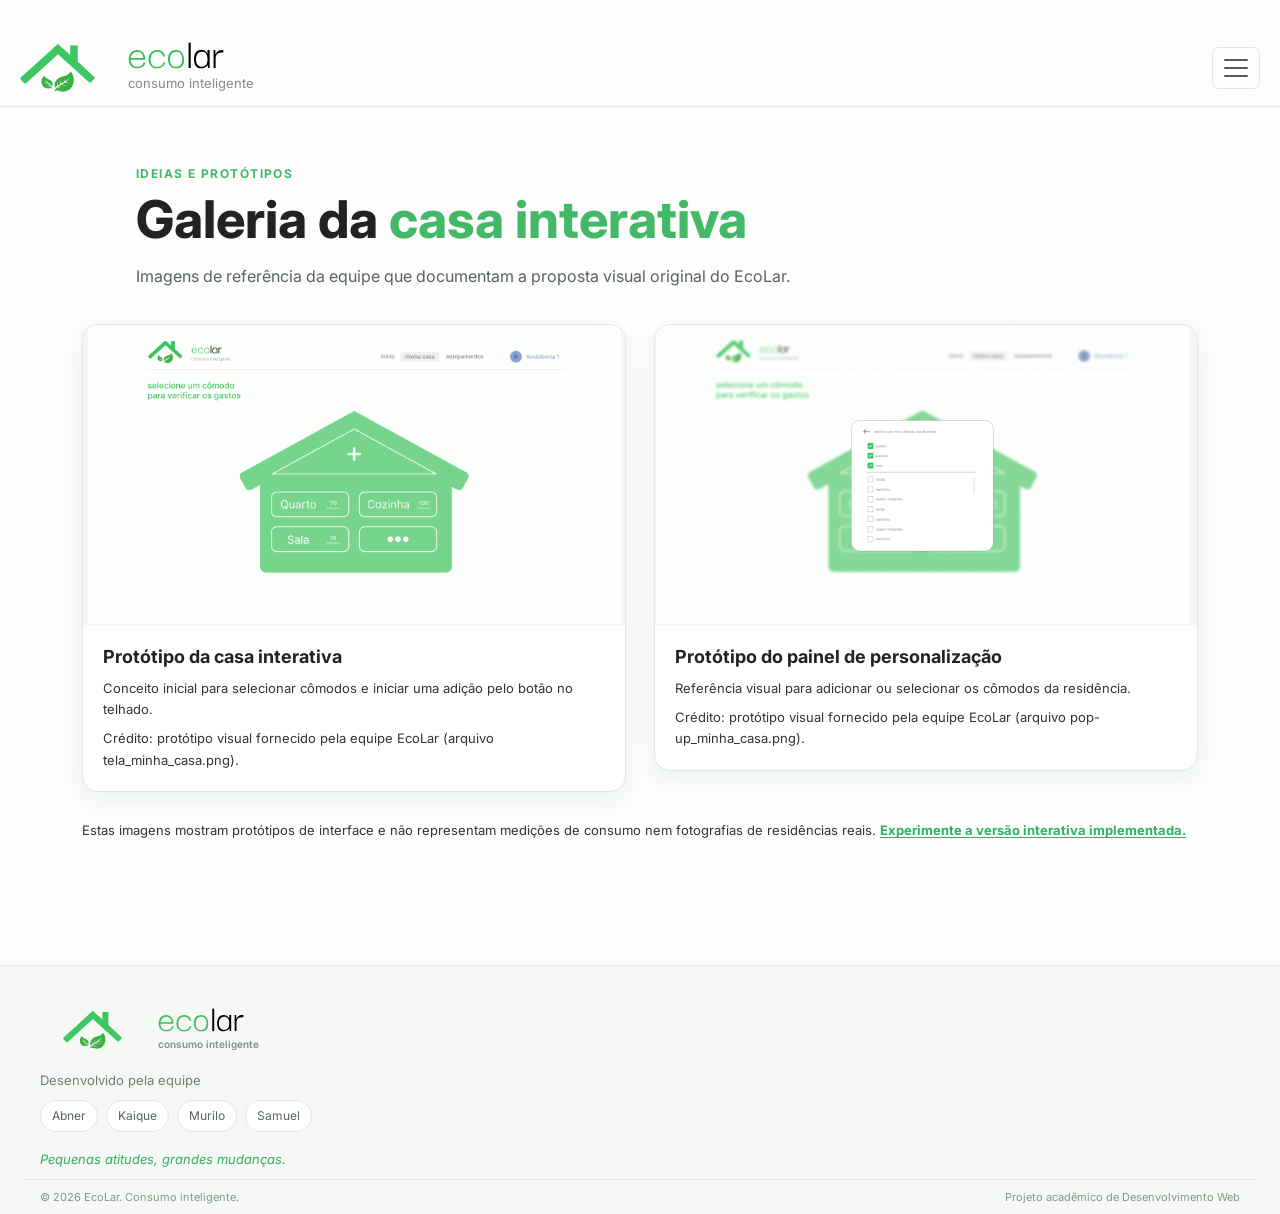
<file: ecolar/galeria.html>
<!DOCTYPE html>
<html lang="pt-BR">
<head>
    <meta charset="UTF-8">
    <meta name="viewport" content="width=device-width, initial-scale=1.0">
    <meta name="description" content="Galeria de protótipos da casa interativa EcoLar, com descrições e créditos das imagens.">
    <title>Galeria | EcoLar</title>
    <link rel="icon" href="img/ecolar-logo-sem-tipagem.svg" type="image/svg+xml">
    <link href="https://cdn.jsdelivr.net/npm/bootstrap@5.3.8/dist/css/bootstrap.min.css" rel="stylesheet">
    <link rel="preconnect" href="https://fonts.googleapis.com">
    <link rel="preconnect" href="https://fonts.gstatic.com" crossorigin>
    <link href="https://fonts.googleapis.com/css2?family=Inter:ital,opsz,wght@0,14..32,100..900;1,14..32,100..900&display=swap" rel="stylesheet">
    <link href="css/style.css" rel="stylesheet">
    <link rel="stylesheet" href="https://cdn.jsdelivr.net/npm/bootstrap-icons@1.11.3/font/bootstrap-icons.min.css">
</head>

<body>
    <a class="acessibilidade-pular" href="#conteudo-principal">Pular para o conteúdo principal</a>
    <header class="site-header">
        <nav class="navbar navbar-expand-xxl" aria-label="Navegação principal">
            <div class="container navbar-container">
                <a class="navbar-brand" href="index.html" aria-label="EcoLar - página inicial">
                    <img src="img/ecolar-logo-sem-tipagem.svg" alt="" class="logo-simbolo">
                    <div class="logo-texto">
                        <img src="img/ecolar-logo-apenas-tipagem.svg" alt="EcoLar" class="logo-nome">
                        <span>consumo inteligente</span>
                    </div>
                </a>
                <button class="navbar-toggler" type="button" data-bs-toggle="collapse"
                        data-bs-target="#menuPrincipal" aria-controls="menuPrincipal"
                        aria-expanded="false" aria-label="Abrir ou fechar menu">
                    <span class="navbar-toggler-icon"></span>
                </button>
                <div class="collapse navbar-collapse" id="menuPrincipal">
                    <ul class="navbar-nav ms-auto">
                        <li class="nav-item"><a class="nav-link" href="index.html">início</a></li>
                        <li class="nav-item"><a class="nav-link" href="casa.html">minha casa</a></li>
                        <li class="nav-item"><a class="nav-link" href="equipamentos.html">equipamentos</a></li>
                        <li class="nav-item"><a class="nav-link" href="projetos.html">projetos</a></li>
                        <li class="nav-item"><a class="nav-link" href="impacto.html">consumo e impacto</a></li>
                        <li class="nav-item"><a class="nav-link" href="acessibilidade.html">acessibilidade</a></li>
                        <li class="nav-item"><a class="nav-link active" aria-current="page" href="galeria.html">galeria</a></li>
                        <li class="nav-item"><a class="nav-link" href="midia.html">mídia educativa</a></li>
                        <li class="nav-item"><a class="nav-link" href="noticias.html">notícias e dicas</a></li>
                        <li class="nav-item"><a class="nav-link" href="sobre.html">sobre</a></li>
                        <li class="nav-item"><a class="nav-link" href="contato.html">contato</a></li>
                        <li class="nav-item"><a class="nav-link" href="orcamento_hospedagem.html">hospedagem</a></li>
                    </ul>
                </div>
            </div>
        </nav>
    </header>

    <main id="conteudo-principal">
        <section class="galeria-introducao container" aria-labelledby="titulo-galeria">
            <p class="projetos-etiqueta">ideias e protótipos</p>
            <h1 id="titulo-galeria">Galeria da <span>casa interativa</span></h1>
            <p>Imagens de referência da equipe que documentam a proposta visual original do EcoLar.</p>
        </section>
        <section class="galeria-grade container" aria-label="Imagens dos protótipos do EcoLar">
            <figure class="galeria-item">
                <a href="img/tela_minha_casa.png">
                    <img src="img/tela_minha_casa.png" alt="Protótipo da tela Minha Casa: ilustração verde de uma casa com botão de adição no telhado e cartões para Quarto, Cozinha e Sala.">
                </a>
                <figcaption>
                    <strong>Protótipo da casa interativa</strong>
                    <span>Conceito inicial para selecionar cômodos e iniciar uma adição pelo botão no telhado.</span>
                    <small>Crédito: protótipo visual fornecido pela equipe EcoLar (arquivo tela_minha_casa.png).</small>
                </figcaption>
            </figure>
            <figure class="galeria-item">
                <a href="img/pop-up_minha_casa.png">
                    <img src="img/pop-up_minha_casa.png" alt="Protótipo de uma janela sobre a casa com lista de cômodos selecionáveis e opções para personalizar a residência.">
                </a>
                <figcaption>
                    <strong>Protótipo do painel de personalização</strong>
                    <span>Referência visual para adicionar ou selecionar os cômodos da residência.</span>
                    <small>Crédito: protótipo visual fornecido pela equipe EcoLar (arquivo pop-up_minha_casa.png).</small>
                </figcaption>
            </figure>
        </section>
        <p class="galeria-nota container">
            Estas imagens mostram protótipos de interface e não representam medições de consumo nem fotografias de residências reais.
            <a href="casa.html">Experimente a versão interativa implementada.</a>
        </p>
    </main>

    <footer class="rodape">
        <div class="rodape-container">
            <div class="rodape-equipe">
                <a href="index.html" class="rodape-marca">
                    <img src="img/ecolar-logo-sem-tipagem.svg" alt="" class="rodape-logo">
                    <img src="img/ecolar-logo-apenas-tipagem.svg" alt="EcoLar" class="rodape-logo-texto">
                    <span class="rodape-span">consumo inteligente</span>
                </a>
                <p class="rodape-subtitulo">Desenvolvido pela equipe</p>
                <ul class="lista-integrantes">
                    <li>Abner</li><li>Kaique</li><li>Murilo</li><li>Samuel</li>
                </ul>
                <p class="rodape-mensagem">Pequenas atitudes, grandes mudanças.</p>
            </div>
        </div>
        <div class="rodape-final">
            <p>&copy; 2026 EcoLar. Consumo inteligente.</p>
            <p>Projeto acadêmico de Desenvolvimento Web</p>
        </div>
    </footer>
    <script src="https://cdn.jsdelivr.net/npm/bootstrap@5.3.8/dist/js/bootstrap.bundle.min.js"></script>
</body>
</html>
</file>
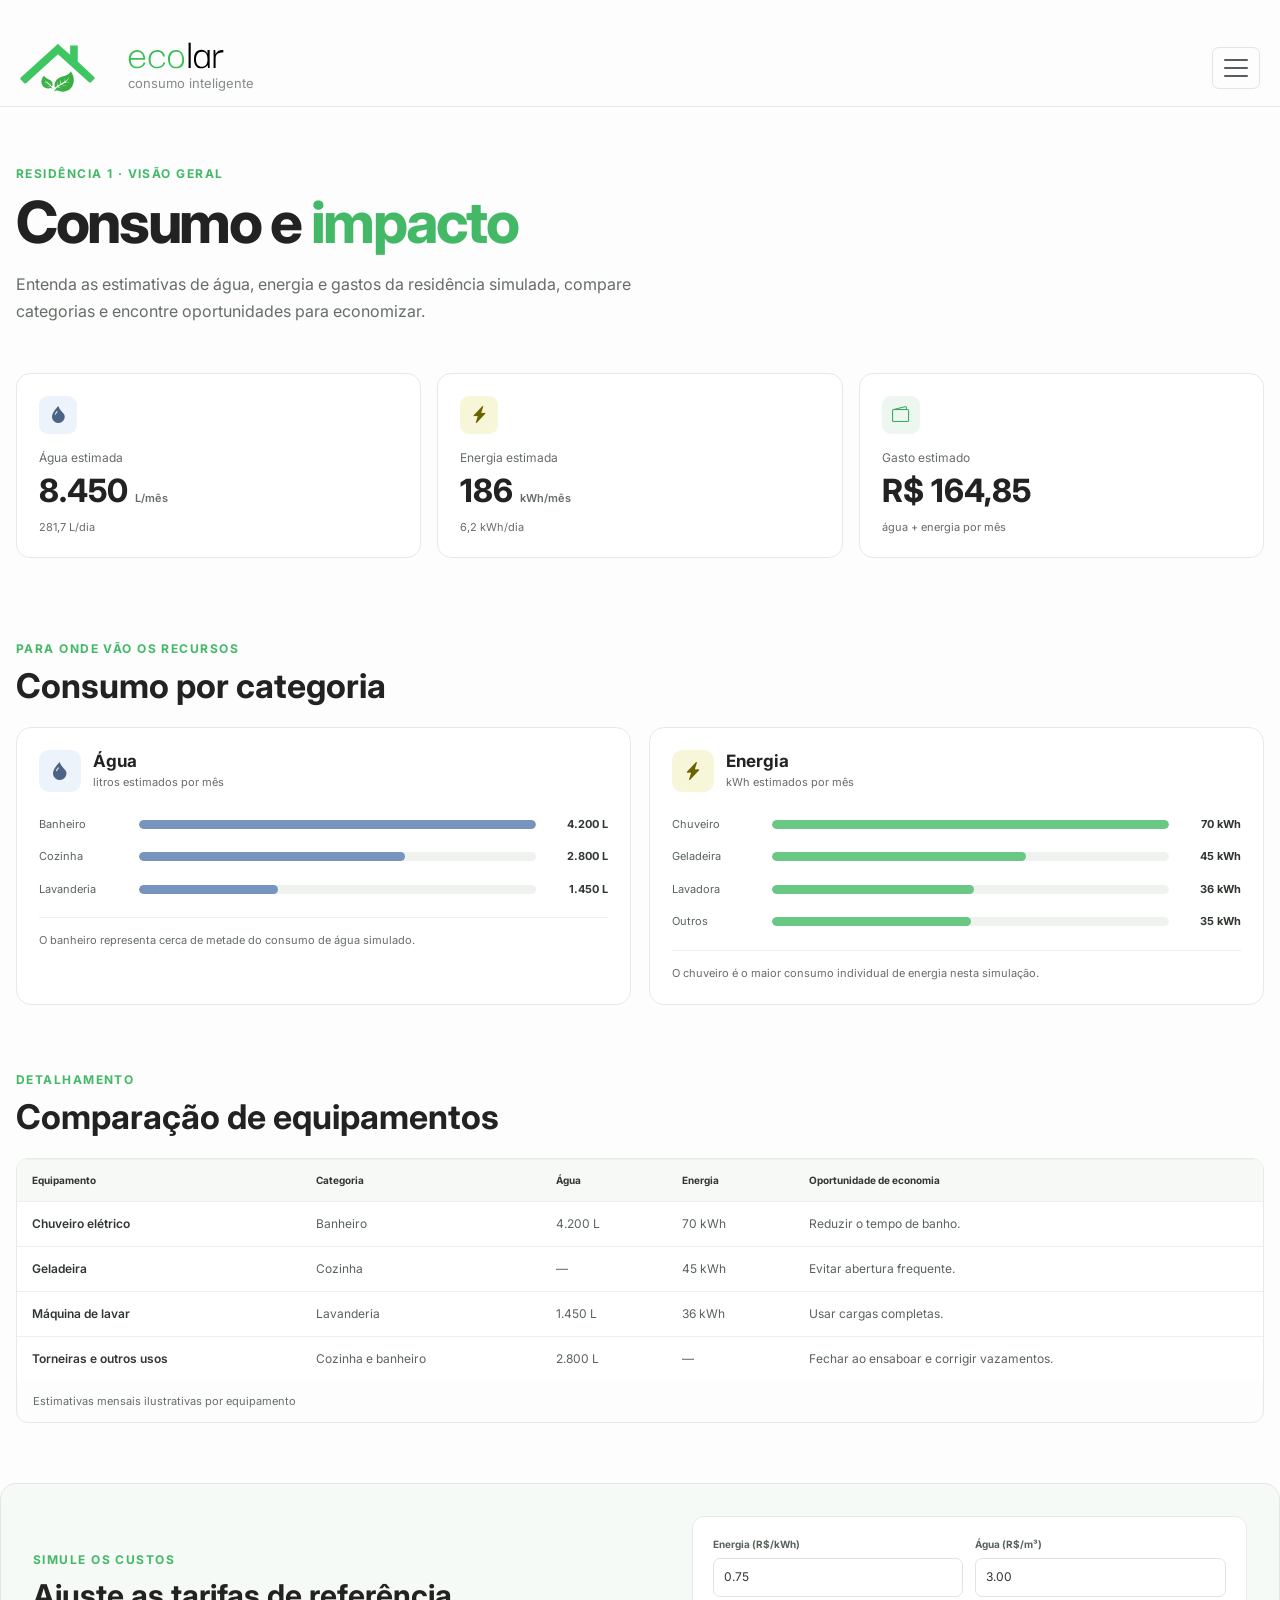
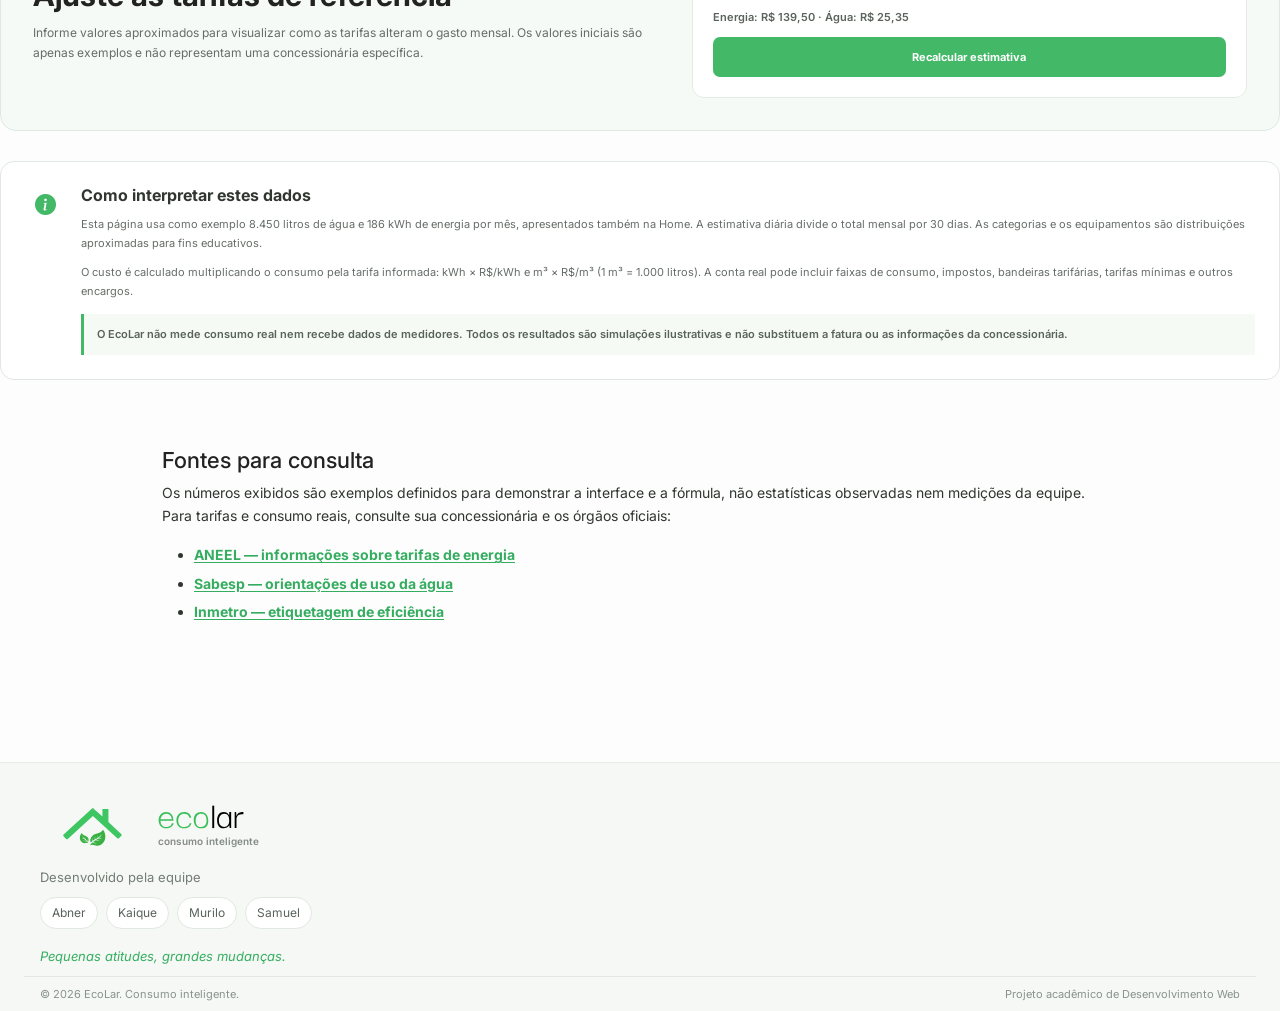
<file: ecolar/impacto.html>
<!DOCTYPE html>
<html lang="pt-BR">
<head>
    <meta charset="UTF-8">
    <meta name="viewport" content="width=device-width, initial-scale=1.0">
    <meta name="description"
          content="Analise consumo simulado de água e energia, custos estimados e oportunidades de economia no EcoLar.">
    <title>Consumo e impacto | EcoLar</title>
    <link rel="icon" href="img/ecolar-logo-sem-tipagem.svg" type="image/svg+xml">
    <link href="https://cdn.jsdelivr.net/npm/bootstrap@5.3.8/dist/css/bootstrap.min.css" rel="stylesheet">
    <link rel="preconnect" href="https://fonts.googleapis.com">
    <link rel="preconnect" href="https://fonts.gstatic.com" crossorigin>
    <link href="https://fonts.googleapis.com/css2?family=Inter:ital,opsz,wght@0,14..32,100..900;1,14..32,100..900&display=swap" rel="stylesheet">
    <link href="css/style.css" rel="stylesheet">
    <link rel="stylesheet" href="https://cdn.jsdelivr.net/npm/bootstrap-icons@1.11.3/font/bootstrap-icons.min.css">
</head>

<body>
    <a class="acessibilidade-pular" href="#conteudo-principal">Pular para o conteúdo principal</a>
    <header class="site-header">
        <nav class="navbar navbar-expand-xxl" aria-label="Navegação principal">
            <div class="container navbar-container">
                <a class="navbar-brand" href="index.html" aria-label="EcoLar - página inicial">
                    <img src="img/ecolar-logo-sem-tipagem.svg" alt="" class="logo-simbolo">
                    <div class="logo-texto">
                        <img src="img/ecolar-logo-apenas-tipagem.svg" alt="EcoLar" class="logo-nome">
                        <span>consumo inteligente</span>
                    </div>
                </a>

                <button class="navbar-toggler" type="button" data-bs-toggle="collapse"
                        data-bs-target="#menuPrincipal" aria-controls="menuPrincipal"
                        aria-expanded="false" aria-label="Abrir ou fechar menu">
                    <span class="navbar-toggler-icon"></span>
                </button>

                <div class="collapse navbar-collapse" id="menuPrincipal">
                    <ul class="navbar-nav ms-auto">
                        <li class="nav-item"><a class="nav-link" href="index.html">início</a></li>
                        <li class="nav-item"><a class="nav-link" href="casa.html">minha casa</a></li>
                        <li class="nav-item"><a class="nav-link" href="equipamentos.html">equipamentos</a></li>
                        <li class="nav-item"><a class="nav-link" href="projetos.html">projetos</a></li>
                        <li class="nav-item"><a class="nav-link active" aria-current="page" href="impacto.html">consumo e impacto</a></li>
                        <li class="nav-item"><a class="nav-link" href="acessibilidade.html">acessibilidade</a></li>
                        <li class="nav-item"><a class="nav-link" href="galeria.html">galeria</a></li>
                        <li class="nav-item"><a class="nav-link" href="midia.html">mídia educativa</a></li>
                        <li class="nav-item"><a class="nav-link" href="noticias.html">notícias e dicas</a></li>
                        <li class="nav-item"><a class="nav-link" href="sobre.html">sobre</a></li>
                        <li class="nav-item"><a class="nav-link" href="contato.html">contato</a></li>
                        <li class="nav-item"><a class="nav-link" href="orcamento_hospedagem.html">hospedagem</a></li>
                    </ul>
                </div>
            </div>
        </nav>
    </header>

    <main id="conteudo-principal">
        <section class="impacto-introducao container" aria-labelledby="titulo-impacto">
            <div>
                <p>residência 1 · visão geral</p>
                <h1 id="titulo-impacto">Consumo e <span>impacto</span></h1>
                <p>
                    Entenda as estimativas de água, energia e gastos da residência simulada,
                    compare categorias e encontre oportunidades para economizar.
                </p>
            </div>
        </section>

        <section class="impacto-indicadores container" aria-label="Indicadores estimados do mês">
            <article class="impacto-indicador impacto-indicador-agua">
                <div class="impacto-indicador-icone"><i class="bi bi-droplet-fill" aria-hidden="true"></i></div>
                <p>Água estimada</p>
                <h2><span id="agua-mensal">8.450</span> <small>L/mês</small></h2>
                <span id="agua-diaria">281,7 L/dia</span>
            </article>
            <article class="impacto-indicador impacto-indicador-energia">
                <div class="impacto-indicador-icone"><i class="bi bi-lightning-charge-fill" aria-hidden="true"></i></div>
                <p>Energia estimada</p>
                <h2><span id="energia-mensal">186</span> <small>kWh/mês</small></h2>
                <span id="energia-diaria">6,2 kWh/dia</span>
            </article>
            <article class="impacto-indicador impacto-indicador-custo">
                <div class="impacto-indicador-icone"><i class="bi bi-wallet2" aria-hidden="true"></i></div>
                <p>Gasto estimado</p>
                <h2 id="custo-total">R$ 164,85</h2>
                <span>água + energia por mês</span>
            </article>
        </section>

        <section class="impacto-comparacoes container" aria-labelledby="titulo-comparacoes">
            <div class="impacto-titulo-secao">
                <p>para onde vão os recursos</p>
                <h2 id="titulo-comparacoes">Consumo por categoria</h2>
            </div>

            <div class="impacto-graficos">
                <article class="impacto-grafico" aria-labelledby="titulo-grafico-agua">
                    <div class="impacto-grafico-cabecalho">
                        <span class="impacto-grafico-icone cor-agua"><i class="bi bi-droplet-fill" aria-hidden="true"></i></span>
                        <div>
                            <h3 id="titulo-grafico-agua">Água</h3>
                            <p>litros estimados por mês</p>
                        </div>
                    </div>
                    <div class="impacto-barras" role="img" aria-label="Comparação de consumo mensal estimado de água por categoria">
                        <div class="impacto-barra-linha">
                            <span>Banheiro</span><div class="impacto-barra-fundo"><span class="impacto-barra barra-azul" style="width: 100%"></span></div><strong>4.200 L</strong>
                        </div>
                        <div class="impacto-barra-linha">
                            <span>Cozinha</span><div class="impacto-barra-fundo"><span class="impacto-barra barra-azul" style="width: 67%"></span></div><strong>2.800 L</strong>
                        </div>
                        <div class="impacto-barra-linha">
                            <span>Lavanderia</span><div class="impacto-barra-fundo"><span class="impacto-barra barra-azul" style="width: 35%"></span></div><strong>1.450 L</strong>
                        </div>
                    </div>
                    <p class="impacto-grafico-resumo">O banheiro representa cerca de metade do consumo de água simulado.</p>
                </article>

                <article class="impacto-grafico" aria-labelledby="titulo-grafico-energia">
                    <div class="impacto-grafico-cabecalho">
                        <span class="impacto-grafico-icone cor-energia"><i class="bi bi-lightning-charge-fill" aria-hidden="true"></i></span>
                        <div>
                            <h3 id="titulo-grafico-energia">Energia</h3>
                            <p>kWh estimados por mês</p>
                        </div>
                    </div>
                    <div class="impacto-barras" role="img" aria-label="Comparação de consumo mensal estimado de energia por equipamento">
                        <div class="impacto-barra-linha">
                            <span>Chuveiro</span><div class="impacto-barra-fundo"><span class="impacto-barra barra-verde" style="width: 100%"></span></div><strong>70 kWh</strong>
                        </div>
                        <div class="impacto-barra-linha">
                            <span>Geladeira</span><div class="impacto-barra-fundo"><span class="impacto-barra barra-verde" style="width: 64%"></span></div><strong>45 kWh</strong>
                        </div>
                        <div class="impacto-barra-linha">
                            <span>Lavadora</span><div class="impacto-barra-fundo"><span class="impacto-barra barra-verde" style="width: 51%"></span></div><strong>36 kWh</strong>
                        </div>
                        <div class="impacto-barra-linha">
                            <span>Outros</span><div class="impacto-barra-fundo"><span class="impacto-barra barra-verde" style="width: 50%"></span></div><strong>35 kWh</strong>
                        </div>
                    </div>
                    <p class="impacto-grafico-resumo">O chuveiro é o maior consumo individual de energia nesta simulação.</p>
                </article>
            </div>
        </section>

        <section class="impacto-tabela-secao container" aria-labelledby="titulo-tabela">
            <div class="impacto-titulo-secao">
                <p>detalhamento</p>
                <h2 id="titulo-tabela">Comparação de equipamentos</h2>
            </div>
            <div class="impacto-tabela-scroll">
                <table class="impacto-tabela">
                    <caption>Estimativas mensais ilustrativas por equipamento</caption>
                    <thead>
                        <tr>
                            <th scope="col">Equipamento</th>
                            <th scope="col">Categoria</th>
                            <th scope="col">Água</th>
                            <th scope="col">Energia</th>
                            <th scope="col">Oportunidade de economia</th>
                        </tr>
                    </thead>
                    <tbody>
                        <tr>
                            <th scope="row">Chuveiro elétrico</th>
                            <td>Banheiro</td>
                            <td>4.200 L</td>
                            <td>70 kWh</td>
                            <td>Reduzir o tempo de banho.</td>
                        </tr>
                        <tr>
                            <th scope="row">Geladeira</th>
                            <td>Cozinha</td>
                            <td>—</td>
                            <td>45 kWh</td>
                            <td>Evitar abertura frequente.</td>
                        </tr>
                        <tr>
                            <th scope="row">Máquina de lavar</th>
                            <td>Lavanderia</td>
                            <td>1.450 L</td>
                            <td>36 kWh</td>
                            <td>Usar cargas completas.</td>
                        </tr>
                        <tr>
                            <th scope="row">Torneiras e outros usos</th>
                            <td>Cozinha e banheiro</td>
                            <td>2.800 L</td>
                            <td>—</td>
                            <td>Fechar ao ensaboar e corrigir vazamentos.</td>
                        </tr>
                    </tbody>
                </table>
            </div>
        </section>

        <section class="impacto-tarifas container" aria-labelledby="titulo-tarifas">
            <div class="impacto-tarifas-texto">
                <p>simule os custos</p>
                <h2 id="titulo-tarifas">Ajuste as tarifas de referência</h2>
                <p>
                    Informe valores aproximados para visualizar como as tarifas alteram o gasto mensal.
                    Os valores iniciais são apenas exemplos e não representam uma concessionária específica.
                </p>
            </div>
            <form class="impacto-tarifas-form" id="formulario-tarifas">
                <div>
                    <label for="tarifa-energia">Energia (R$/kWh)</label>
                    <input id="tarifa-energia" type="number" min="0" max="100" step="0.01" value="0.75">
                </div>
                <div>
                    <label for="tarifa-agua">Água (R$/m³)</label>
                    <input id="tarifa-agua" type="number" min="0" max="1000" step="0.01" value="3.00">
                </div>
                <p id="resumo-custos" aria-live="polite">
                    Energia: R$ 139,50 · Água: R$ 25,35
                </p>
                <button type="submit">Recalcular estimativa</button>
            </form>
        </section>

        <section class="impacto-parametros container" aria-labelledby="titulo-parametros">
            <div class="impacto-parametros-icone"><i class="bi bi-info-circle-fill" aria-hidden="true"></i></div>
            <div>
                <h2 id="titulo-parametros">Como interpretar estes dados</h2>
                <p>
                    Esta página usa como exemplo 8.450 litros de água e 186 kWh de energia por mês,
                    apresentados também na Home. A estimativa diária divide o total mensal por 30 dias.
                    As categorias e os equipamentos são distribuições aproximadas para fins educativos.
                </p>
                <p>
                    O custo é calculado multiplicando o consumo pela tarifa informada: kWh × R$/kWh
                    e m³ × R$/m³ (1 m³ = 1.000 litros). A conta real pode incluir faixas de consumo,
                    impostos, bandeiras tarifárias, tarifas mínimas e outros encargos.
                </p>
                <p class="impacto-limitacao">
                    O EcoLar não mede consumo real nem recebe dados de medidores. Todos os resultados
                    são simulações ilustrativas e não substituem a fatura ou as informações da concessionária.
                </p>
            </div>
        </section>

        <section class="impacto-fontes container" aria-labelledby="titulo-fontes-impacto">
            <h2 id="titulo-fontes-impacto">Fontes para consulta</h2>
            <p>
                Os números exibidos são exemplos definidos para demonstrar a interface e a fórmula,
                não estatísticas observadas nem medições da equipe. Para tarifas e consumo reais,
                consulte sua concessionária e os órgãos oficiais:
            </p>
            <ul>
                <li><a href="https://www.gov.br/aneel/pt-br/assuntos/tarifas" target="_blank" rel="noopener noreferrer">ANEEL — informações sobre tarifas de energia</a></li>
                <li><a href="https://www.sabesp.com.br/" target="_blank" rel="noopener noreferrer">Sabesp — orientações de uso da água</a></li>
                <li><a href="https://www.gov.br/inmetro/pt-br/assuntos/avaliacao-da-conformidade/programa-brasileiro-de-etiquetagem" target="_blank" rel="noopener noreferrer">Inmetro — etiquetagem de eficiência</a></li>
            </ul>
        </section>
    </main>

    <footer class="rodape">
        <div class="rodape-container">
            <div class="rodape-equipe">
                <a href="index.html" class="rodape-marca">
                    <img src="img/ecolar-logo-sem-tipagem.svg" alt="" class="rodape-logo">
                    <img src="img/ecolar-logo-apenas-tipagem.svg" alt="EcoLar" class="rodape-logo-texto">
                    <span class="rodape-span">consumo inteligente</span>
                </a>
                <p class="rodape-subtitulo">Desenvolvido pela equipe</p>
                <ul class="lista-integrantes">
                    <li>Abner</li>
                    <li>Kaique</li>
                    <li>Murilo</li>
                    <li>Samuel</li>
                </ul>
                <p class="rodape-mensagem">Pequenas atitudes, grandes mudanças.</p>
            </div>
        </div>
        <div class="rodape-final">
            <p>&copy; 2026 EcoLar. Consumo inteligente.</p>
            <p>Projeto acadêmico de Desenvolvimento Web</p>
        </div>
    </footer>

    <script src="https://cdn.jsdelivr.net/npm/bootstrap@5.3.8/dist/js/bootstrap.bundle.min.js"></script>
    <script>
        const consumoAgua = 8450;
        const consumoEnergia = 186;
        const formularioTarifas = document.getElementById("formulario-tarifas");

        function formatarReais(valor) {
            return valor.toLocaleString("pt-BR", {
                style: "currency",
                currency: "BRL"
            });
        }

        function atualizarCustos() {
            const valorEnergia = Number(document.getElementById("tarifa-energia").value);
            const valorAgua = Number(document.getElementById("tarifa-agua").value);
            const custoEnergia = consumoEnergia * valorEnergia;
            const custoAgua = (consumoAgua / 1000) * valorAgua;

            document.getElementById("custo-total").textContent =
                formatarReais(custoEnergia + custoAgua);
            document.getElementById("resumo-custos").textContent =
                `Energia: ${formatarReais(custoEnergia)} · Água: ${formatarReais(custoAgua)}`;
        }

        formularioTarifas.addEventListener("submit", (evento) => {
            evento.preventDefault();
            if (formularioTarifas.reportValidity()) atualizarCustos();
        });
    </script>
</body>
</html>
</file>
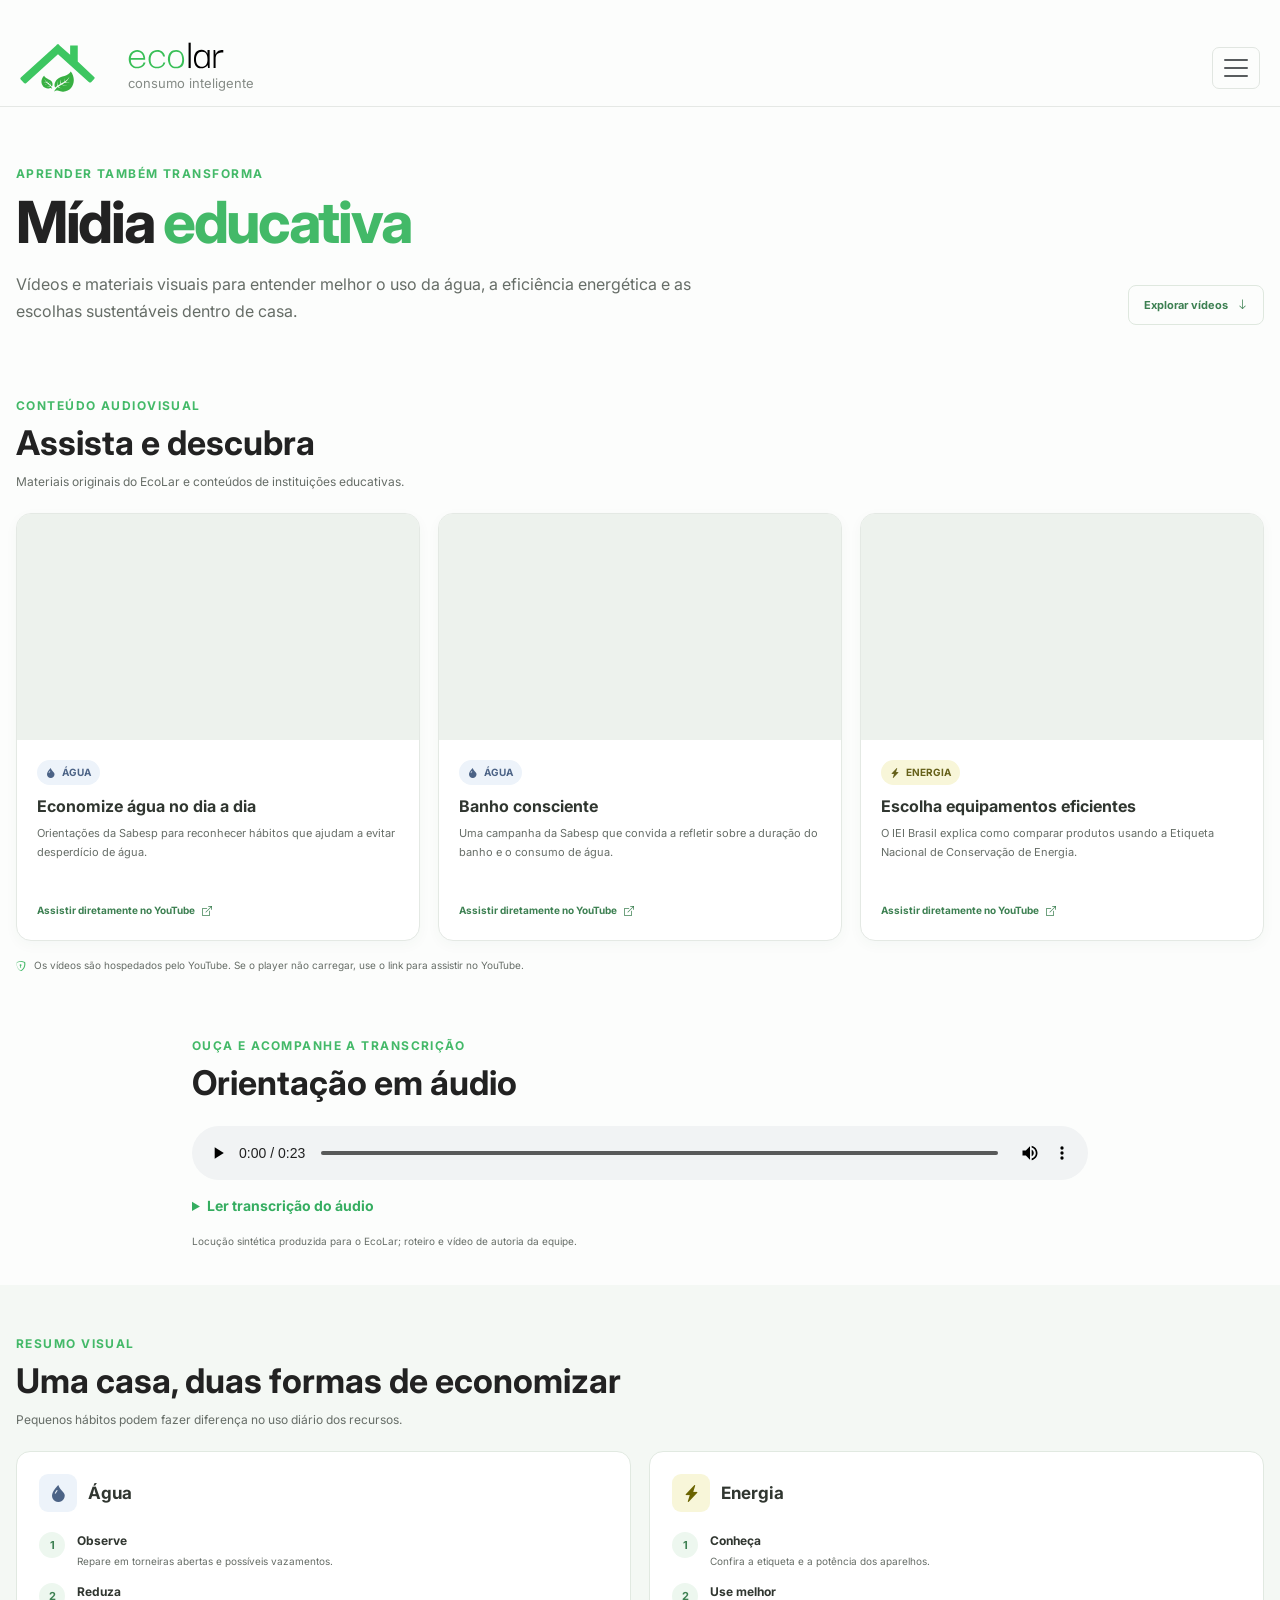
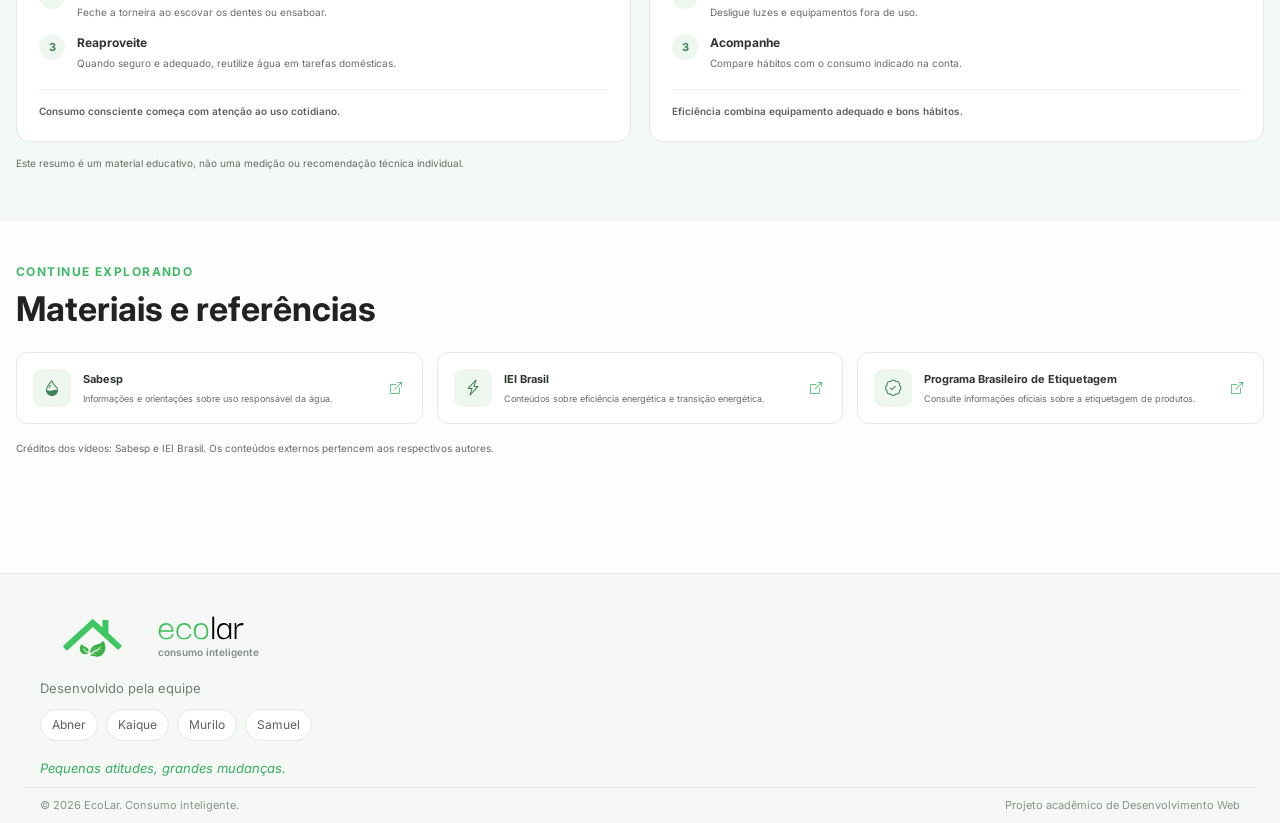
<file: ecolar/midia.html>
<!DOCTYPE html>
<html lang="pt-BR">
<head>
    <meta charset="UTF-8">
    <meta name="viewport" content="width=device-width, initial-scale=1.0">
    <meta name="description"
          content="Vídeos e materiais educativos do EcoLar sobre economia de água, eficiência energética e consumo consciente.">
    <title>Mídia educativa | EcoLar</title>
    <link rel="icon" href="img/ecolar-logo-sem-tipagem.svg" type="image/svg+xml">

    <link href="https://cdn.jsdelivr.net/npm/bootstrap@5.3.8/dist/css/bootstrap.min.css" rel="stylesheet">
    <link rel="preconnect" href="https://fonts.googleapis.com">
    <link rel="preconnect" href="https://fonts.gstatic.com" crossorigin>
    <link href="https://fonts.googleapis.com/css2?family=Inter:ital,opsz,wght@0,14..32,100..900;1,14..32,100..900&display=swap" rel="stylesheet">
    <link href="css/style.css" rel="stylesheet">
    <link rel="stylesheet" href="https://cdn.jsdelivr.net/npm/bootstrap-icons@1.11.3/font/bootstrap-icons.min.css">
</head>

<body>
    <a class="acessibilidade-pular" href="#conteudo-principal">Pular para o conteúdo principal</a>
    <header class="site-header">
        <nav class="navbar navbar-expand-xxl" aria-label="Navegação principal">
            <div class="container navbar-container">
                <a class="navbar-brand" href="index.html" aria-label="EcoLar - página inicial">
                    <img src="img/ecolar-logo-sem-tipagem.svg" alt="" class="logo-simbolo">
                    <div class="logo-texto">
                        <img src="img/ecolar-logo-apenas-tipagem.svg" alt="EcoLar" class="logo-nome">
                        <span>consumo inteligente</span>
                    </div>
                </a>

                <button class="navbar-toggler" type="button" data-bs-toggle="collapse"
                        data-bs-target="#menuPrincipal" aria-controls="menuPrincipal"
                        aria-expanded="false" aria-label="Abrir ou fechar menu">
                    <span class="navbar-toggler-icon"></span>
                </button>

                <div class="collapse navbar-collapse" id="menuPrincipal">
                    <ul class="navbar-nav ms-auto">
                        <li class="nav-item"><a class="nav-link" href="index.html">início</a></li>
                        <li class="nav-item"><a class="nav-link" href="casa.html">minha casa</a></li>
                        <li class="nav-item"><a class="nav-link" href="equipamentos.html">equipamentos</a></li>
                        <li class="nav-item"><a class="nav-link" href="projetos.html">projetos</a></li>
                        <li class="nav-item"><a class="nav-link" href="impacto.html">consumo e impacto</a></li>
                        <li class="nav-item"><a class="nav-link" href="acessibilidade.html">acessibilidade</a></li>
                        <li class="nav-item"><a class="nav-link" href="galeria.html">galeria</a></li>
                        <li class="nav-item"><a class="nav-link active" aria-current="page" href="midia.html">mídia educativa</a></li>
                        <li class="nav-item"><a class="nav-link" href="noticias.html">notícias e dicas</a></li>
                        <li class="nav-item"><a class="nav-link" href="sobre.html">sobre</a></li>
                        <li class="nav-item"><a class="nav-link" href="contato.html">contato</a></li>
                        <li class="nav-item"><a class="nav-link" href="orcamento_hospedagem.html">hospedagem</a></li>
                    </ul>
                </div>
            </div>
        </nav>
    </header>

    <main id="conteudo-principal">
        <section class="midia-introducao container" aria-labelledby="titulo-midia">
            <div>
                <p>aprender também transforma</p>
                <h1 id="titulo-midia">Mídia <span>educativa</span></h1>
                <p>
                    Vídeos e materiais visuais para entender melhor o uso da água, a eficiência
                    energética e as escolhas sustentáveis dentro de casa.
                </p>
            </div>
            <a href="#videos-midia" class="midia-ir-videos">
                Explorar vídeos
                <i class="bi bi-arrow-down" aria-hidden="true"></i>
            </a>
        </section>

        <section class="midia-videos container" id="videos-midia" aria-labelledby="titulo-videos-midia">
            <div class="midia-titulo-secao">
                <p>conteúdo audiovisual</p>
                <h2 id="titulo-videos-midia">Assista e descubra</h2>
                <span>Materiais originais do EcoLar e conteúdos de instituições educativas.</span>
            </div>

            <div class="midia-videos-grid">
                <article class="midia-video-card">
                    <div class="midia-video-frame">
                        <iframe
                            src="https://www.youtube-nocookie.com/embed/WWHRc-eBofo"
                            title="Sabesp: Economize Água"
                            loading="lazy"
                            allow="accelerometer; autoplay; clipboard-write; encrypted-media; gyroscope; picture-in-picture"
                            referrerpolicy="strict-origin-when-cross-origin"
                            allowfullscreen>
                        </iframe>
                    </div>
                    <div class="midia-video-conteudo">
                        <span class="midia-etiqueta etiqueta-agua">
                            <i class="bi bi-droplet-fill" aria-hidden="true"></i>
                            água
                        </span>
                        <h3>Economize água no dia a dia</h3>
                        <p>Orientações da Sabesp para reconhecer hábitos que ajudam a evitar desperdício de água.</p>
                        <a href="https://www.youtube.com/watch?v=WWHRc-eBofo"
                           target="_blank" rel="noopener noreferrer">
                            Assistir diretamente no YouTube
                            <i class="bi bi-box-arrow-up-right" aria-hidden="true"></i>
                        </a>
                    </div>
                </article>

                <article class="midia-video-card">
                    <div class="midia-video-frame">
                        <iframe
                            src="https://www.youtube-nocookie.com/embed/nPN4NodtZww"
                            title="Sabesp: Banho em 1 hit"
                            loading="lazy"
                            allow="accelerometer; autoplay; clipboard-write; encrypted-media; gyroscope; picture-in-picture"
                            referrerpolicy="strict-origin-when-cross-origin"
                            allowfullscreen>
                        </iframe>
                    </div>
                    <div class="midia-video-conteudo">
                        <span class="midia-etiqueta etiqueta-agua">
                            <i class="bi bi-droplet-fill" aria-hidden="true"></i>
                            água
                        </span>
                        <h3>Banho consciente</h3>
                        <p>Uma campanha da Sabesp que convida a refletir sobre a duração do banho e o consumo de água.</p>
                        <a href="https://www.youtube.com/watch?v=nPN4NodtZww"
                           target="_blank" rel="noopener noreferrer">
                            Assistir diretamente no YouTube
                            <i class="bi bi-box-arrow-up-right" aria-hidden="true"></i>
                        </a>
                    </div>
                </article>

                <article class="midia-video-card">
                    <div class="midia-video-frame">
                        <iframe
                            src="https://www.youtube-nocookie.com/embed/0NY7ZVb3lms"
                            title="IEI Brasil: como comparar produtos mais eficientes usando a Etiqueta Nacional de Conservação de Energia"
                            loading="lazy"
                            allow="accelerometer; autoplay; clipboard-write; encrypted-media; gyroscope; picture-in-picture"
                            referrerpolicy="strict-origin-when-cross-origin"
                            allowfullscreen>
                        </iframe>
                    </div>
                    <div class="midia-video-conteudo">
                        <span class="midia-etiqueta etiqueta-energia">
                            <i class="bi bi-lightning-charge-fill" aria-hidden="true"></i>
                            energia
                        </span>
                        <h3>Escolha equipamentos eficientes</h3>
                        <p>O IEI Brasil explica como comparar produtos usando a Etiqueta Nacional de Conservação de Energia.</p>
                        <a href="https://www.youtube.com/watch?v=0NY7ZVb3lms"
                           target="_blank" rel="noopener noreferrer">
                            Assistir diretamente no YouTube
                            <i class="bi bi-box-arrow-up-right" aria-hidden="true"></i>
                        </a>
                    </div>
                </article>
            </div>
            <p class="midia-aviso">
                <i class="bi bi-shield-lock" aria-hidden="true"></i>
                Os vídeos são hospedados pelo YouTube. Se o player não carregar, use o link para assistir no YouTube.
            </p>
        </section>

        <section class="midia-audio container" aria-labelledby="titulo-audio">
            <div class="midia-titulo-secao">
                <p>ouça e acompanhe a transcrição</p>
                <h2 id="titulo-audio">Orientação em áudio</h2>
            </div>
            <audio controls preload="metadata">
                <source src="media/orientacao-consumo.mp3" type="audio/mpeg">
                Seu navegador não oferece reprodução de áudio.
            </audio>
            <details class="midia-transcricao">
                <summary>Ler transcrição do áudio</summary>
                <p>Água e energia são recursos preciosos. Feche a torneira ao escovar os dentes e desligue os aparelhos que não estiver usando. Para lavar roupas, prefira cargas completas. Compare suas contas e observe como os hábitos influenciam o consumo. As estimativas do EcoLar são educativas e não substituem a leitura do medidor.</p>
            </details>
            <p class="midia-creditos">Locução sintética produzida para o EcoLar; roteiro e vídeo de autoria da equipe.</p>
        </section>

        <section class="midia-infografico" aria-labelledby="titulo-infografico">
            <div class="container">
                <div class="midia-titulo-secao">
                    <p>resumo visual</p>
                    <h2 id="titulo-infografico">Uma casa, duas formas de economizar</h2>
                    <span>Pequenos hábitos podem fazer diferença no uso diário dos recursos.</span>
                </div>

                <div class="midia-infografico-grade">
                    <article class="midia-infografico-card midia-infografico-agua">
                        <div class="midia-infografico-cabecalho">
                            <i class="bi bi-droplet-fill" aria-hidden="true"></i>
                            <h3>Água</h3>
                        </div>
                        <ol>
                            <li><span>1</span><div><strong>Observe</strong><small>Repare em torneiras abertas e possíveis vazamentos.</small></div></li>
                            <li><span>2</span><div><strong>Reduza</strong><small>Feche a torneira ao escovar os dentes ou ensaboar.</small></div></li>
                            <li><span>3</span><div><strong>Reaproveite</strong><small>Quando seguro e adequado, reutilize água em tarefas domésticas.</small></div></li>
                        </ol>
                        <p>Consumo consciente começa com atenção ao uso cotidiano.</p>
                    </article>

                    <article class="midia-infografico-card midia-infografico-energia">
                        <div class="midia-infografico-cabecalho">
                            <i class="bi bi-lightning-charge-fill" aria-hidden="true"></i>
                            <h3>Energia</h3>
                        </div>
                        <ol>
                            <li><span>1</span><div><strong>Conheça</strong><small>Confira a etiqueta e a potência dos aparelhos.</small></div></li>
                            <li><span>2</span><div><strong>Use melhor</strong><small>Desligue luzes e equipamentos fora de uso.</small></div></li>
                            <li><span>3</span><div><strong>Acompanhe</strong><small>Compare hábitos com o consumo indicado na conta.</small></div></li>
                        </ol>
                        <p>Eficiência combina equipamento adequado e bons hábitos.</p>
                    </article>
                </div>
                <p class="midia-infografico-legenda">
                    Este resumo é um material educativo, não uma medição ou recomendação técnica individual.
                </p>
            </div>
        </section>

        <section class="midia-materiais container" aria-labelledby="titulo-materiais">
            <div class="midia-titulo-secao">
                <p>continue explorando</p>
                <h2 id="titulo-materiais">Materiais e referências</h2>
            </div>
            <div class="midia-materiais-grade">
                <a href="https://www.sabesp.com.br/" target="_blank" rel="noopener noreferrer">
                    <span><i class="bi bi-droplet-half" aria-hidden="true"></i></span>
                    <div>
                        <strong>Sabesp</strong>
                        <small>Informações e orientações sobre uso responsável da água.</small>
                    </div>
                    <i class="bi bi-box-arrow-up-right" aria-hidden="true"></i>
                </a>
                <a href="https://iei-brasil.org/" target="_blank" rel="noopener noreferrer">
                    <span><i class="bi bi-lightning-charge" aria-hidden="true"></i></span>
                    <div>
                        <strong>IEI Brasil</strong>
                        <small>Conteúdos sobre eficiência energética e transição energética.</small>
                    </div>
                    <i class="bi bi-box-arrow-up-right" aria-hidden="true"></i>
                </a>
                <a href="https://www.gov.br/inmetro/pt-br/assuntos/avaliacao-da-conformidade/programa-brasileiro-de-etiquetagem"
                   target="_blank" rel="noopener noreferrer">
                    <span><i class="bi bi-patch-check" aria-hidden="true"></i></span>
                    <div>
                        <strong>Programa Brasileiro de Etiquetagem</strong>
                        <small>Consulte informações oficiais sobre a etiquetagem de produtos.</small>
                    </div>
                    <i class="bi bi-box-arrow-up-right" aria-hidden="true"></i>
                </a>
            </div>
            <p class="midia-creditos">
                Créditos dos vídeos: Sabesp e IEI Brasil. Os conteúdos externos pertencem aos respectivos autores.
            </p>
        </section>
    </main>

    <footer class="rodape">
        <div class="rodape-container">
            <div class="rodape-equipe">
                <a href="index.html" class="rodape-marca">
                    <img src="img/ecolar-logo-sem-tipagem.svg" alt="" class="rodape-logo">
                    <img src="img/ecolar-logo-apenas-tipagem.svg" alt="EcoLar" class="rodape-logo-texto">
                    <span class="rodape-span">consumo inteligente</span>
                </a>
                <p class="rodape-subtitulo">Desenvolvido pela equipe</p>
                <ul class="lista-integrantes">
                    <li>Abner</li>
                    <li>Kaique</li>
                    <li>Murilo</li>
                    <li>Samuel</li>
                </ul>
                <p class="rodape-mensagem">Pequenas atitudes, grandes mudanças.</p>
            </div>
        </div>
        <div class="rodape-final">
            <p>&copy; 2026 EcoLar. Consumo inteligente.</p>
            <p>Projeto acadêmico de Desenvolvimento Web</p>
        </div>
    </footer>

    <script src="https://cdn.jsdelivr.net/npm/bootstrap@5.3.8/dist/js/bootstrap.bundle.min.js"></script>
</body>
</html>
</file>
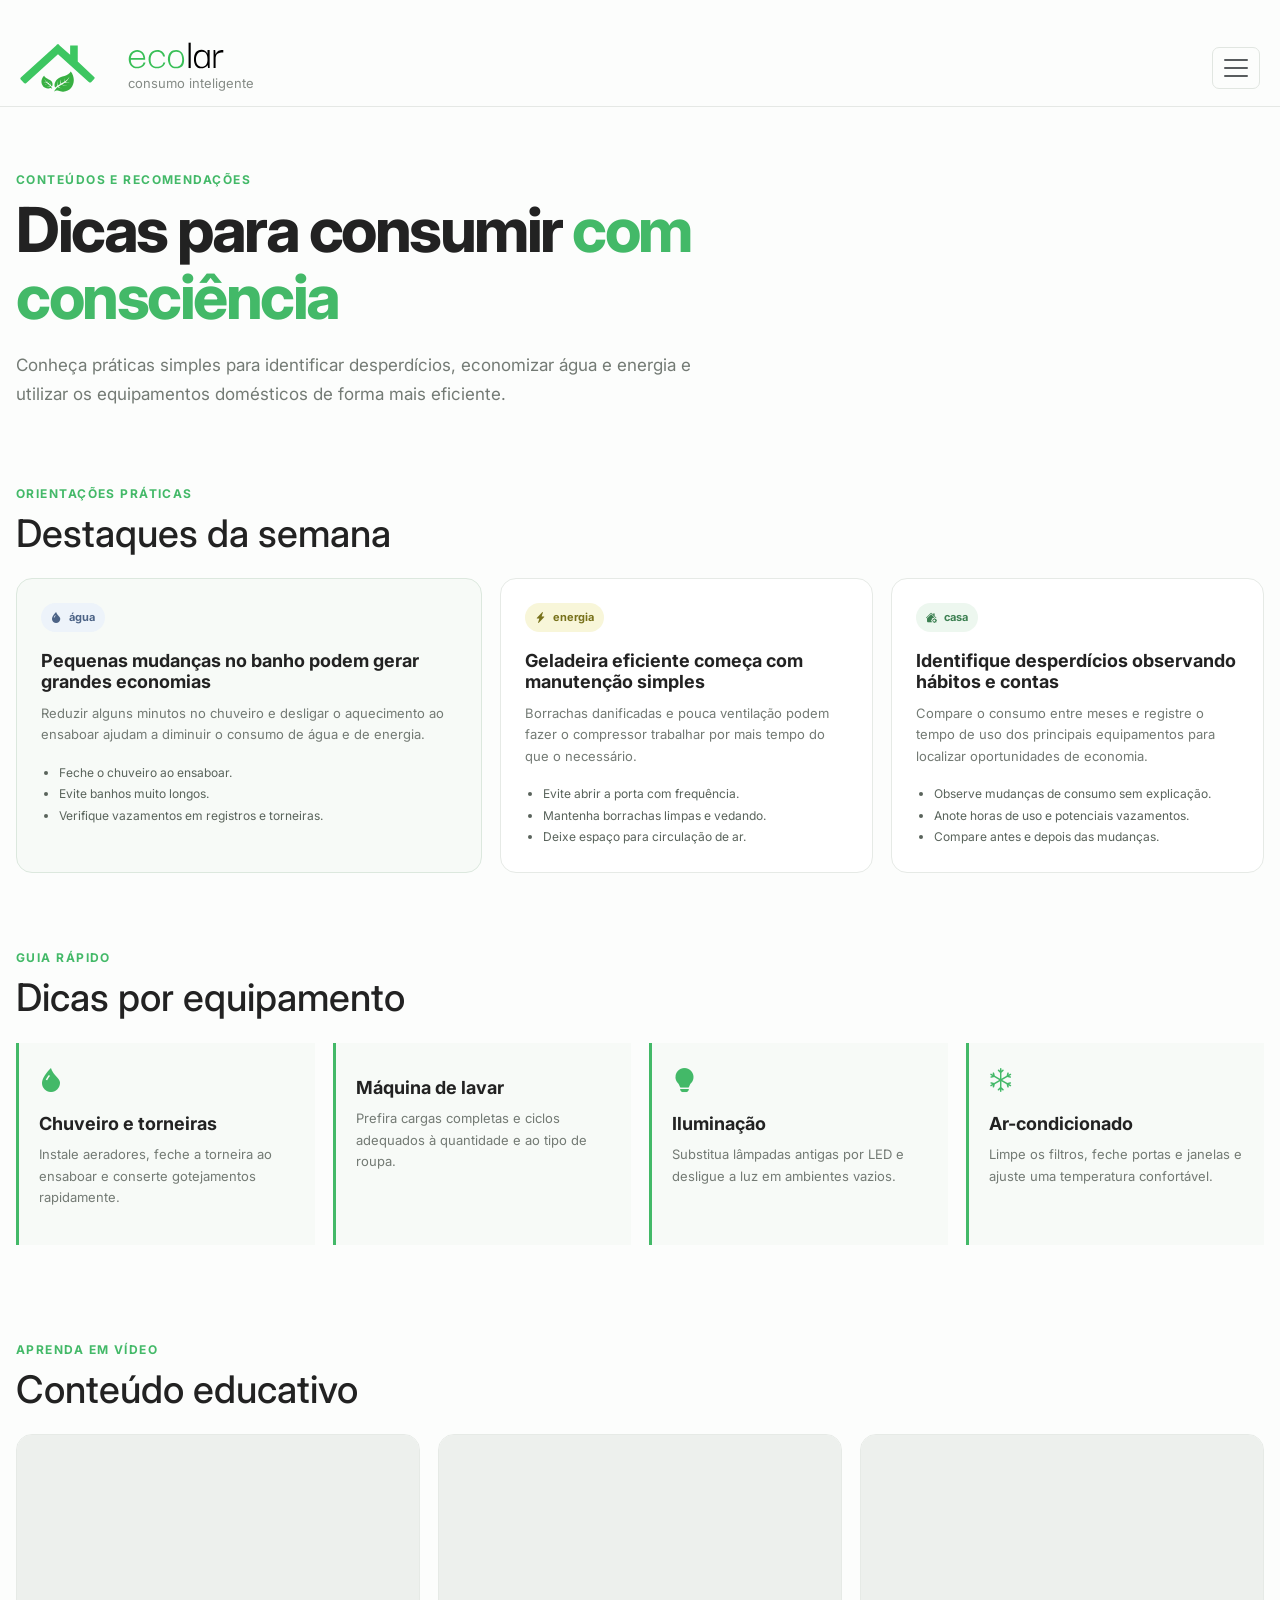
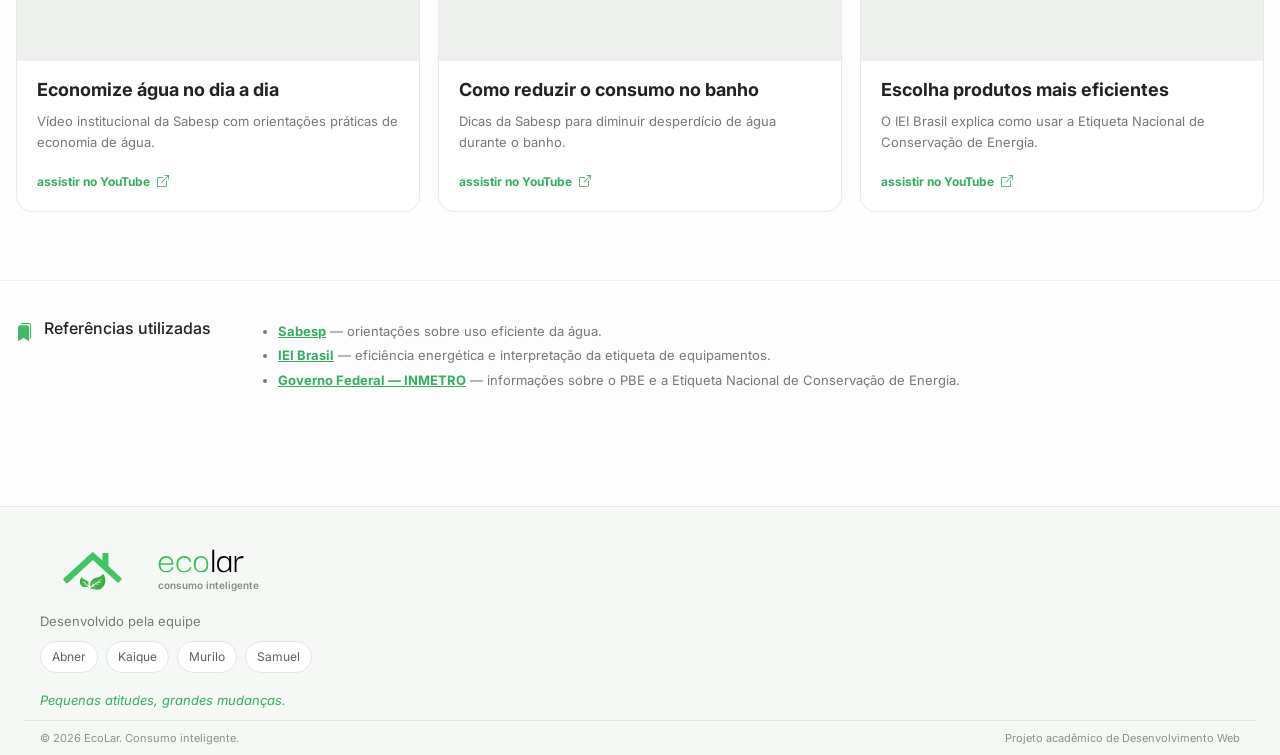
<file: ecolar/noticias.html>
<!DOCTYPE html>
<html lang="pt-BR">
<head>
    <meta charset="UTF-8">
    <meta name="viewport" content="width=device-width, initial-scale=1.0">
    <meta name="description"
          content="Notícias, dicas e vídeos sobre economia de água, eficiência energética e consumo consciente no EcoLar.">
    <title>Notícias e dicas | EcoLar</title>
    <link rel="icon" href="img/ecolar-logo-sem-tipagem.svg" type="image/svg+xml">

    <link href="https://cdn.jsdelivr.net/npm/bootstrap@5.3.8/dist/css/bootstrap.min.css" rel="stylesheet">
    <link rel="preconnect" href="https://fonts.googleapis.com">
    <link rel="preconnect" href="https://fonts.gstatic.com" crossorigin>
    <link href="https://fonts.googleapis.com/css2?family=Inter:ital,opsz,wght@0,14..32,100..900;1,14..32,100..900&display=swap" rel="stylesheet">
    <link href="css/style.css" rel="stylesheet">
    <link rel="stylesheet" href="https://cdn.jsdelivr.net/npm/bootstrap-icons@1.11.3/font/bootstrap-icons.min.css">
</head>

<body>
    <a class="acessibilidade-pular" href="#conteudo-principal">Pular para o conteúdo principal</a>
    <header class="site-header">
        <nav class="navbar navbar-expand-xxl" aria-label="Navegação principal">
            <div class="container navbar-container">
                <a class="navbar-brand" href="index.html" aria-label="EcoLar - página inicial">
                    <img src="img/ecolar-logo-sem-tipagem.svg" alt="" class="logo-simbolo">
                    <div class="logo-texto">
                        <img src="img/ecolar-logo-apenas-tipagem.svg" alt="EcoLar" class="logo-nome">
                        <span>consumo inteligente</span>
                    </div>
                </a>

                <button class="navbar-toggler" type="button" data-bs-toggle="collapse"
                        data-bs-target="#menuPrincipal" aria-controls="menuPrincipal"
                        aria-expanded="false" aria-label="Abrir ou fechar menu">
                    <span class="navbar-toggler-icon"></span>
                </button>

                <div class="collapse navbar-collapse" id="menuPrincipal">
                    <ul class="navbar-nav ms-auto">
                        <li class="nav-item"><a class="nav-link" href="index.html">início</a></li>
                        <li class="nav-item"><a class="nav-link" href="casa.html">minha casa</a></li>
                        <li class="nav-item"><a class="nav-link" href="equipamentos.html">equipamentos</a></li>
                        <li class="nav-item"><a class="nav-link" href="projetos.html">projetos</a></li>
                        <li class="nav-item"><a class="nav-link" href="impacto.html">consumo e impacto</a></li>
                        <li class="nav-item"><a class="nav-link" href="acessibilidade.html">acessibilidade</a></li>
                        <li class="nav-item"><a class="nav-link" href="galeria.html">galeria</a></li>
                        <li class="nav-item"><a class="nav-link" href="midia.html">mídia educativa</a></li>
                        <li class="nav-item"><a class="nav-link active" aria-current="page" href="noticias.html">notícias e dicas</a></li>
                        <li class="nav-item"><a class="nav-link" href="sobre.html">sobre</a></li>
                        <li class="nav-item"><a class="nav-link" href="contato.html">contato</a></li>
                        <li class="nav-item"><a class="nav-link" href="orcamento_hospedagem.html">hospedagem</a></li>
                    </ul>
                </div>
            </div>
        </nav>
    </header>

    <main id="conteudo-principal">
        <section class="noticias-introducao container" aria-labelledby="titulo-noticias">
            <div class="noticias-cabecalho">
                <p>conteúdos e recomendações</p>
                <h1 id="titulo-noticias">Dicas para consumir <span>com consciência</span></h1>
                <p>
                    Conheça práticas simples para identificar desperdícios, economizar água e energia
                    e utilizar os equipamentos domésticos de forma mais eficiente.
                </p>
            </div>
        </section>

        <section class="noticias-destaques container" aria-labelledby="titulo-destaques">
            <div class="noticias-titulo-secao">
                <p>orientações práticas</p>
                <h2 id="titulo-destaques">Destaques da semana</h2>
            </div>

            <div class="noticias-destaques-grid">
                <article class="noticia-card noticia-card-destaque">
                    <span class="noticia-categoria categoria-agua">
                        <i class="bi bi-droplet-fill" aria-hidden="true"></i>
                        água
                    </span>
                    <h3>Pequenas mudanças no banho podem gerar grandes economias</h3>
                    <p>
                        Reduzir alguns minutos no chuveiro e desligar o aquecimento ao ensaboar
                        ajudam a diminuir o consumo de água e de energia.
                    </p>
                    <ul>
                        <li>Feche o chuveiro ao ensaboar.</li>
                        <li>Evite banhos muito longos.</li>
                        <li>Verifique vazamentos em registros e torneiras.</li>
                    </ul>
                </article>

                <article class="noticia-card">
                    <span class="noticia-categoria categoria-energia">
                        <i class="bi bi-lightning-charge-fill" aria-hidden="true"></i>
                        energia
                    </span>
                    <h3>Geladeira eficiente começa com manutenção simples</h3>
                    <p>
                        Borrachas danificadas e pouca ventilação podem fazer o compressor trabalhar
                        por mais tempo do que o necessário.
                    </p>
                    <ul>
                        <li>Evite abrir a porta com frequência.</li>
                        <li>Mantenha borrachas limpas e vedando.</li>
                        <li>Deixe espaço para circulação de ar.</li>
                    </ul>
                </article>

                <article class="noticia-card">
                    <span class="noticia-categoria categoria-geral">
                        <i class="bi bi-house-gear-fill" aria-hidden="true"></i>
                        casa
                    </span>
                    <h3>Identifique desperdícios observando hábitos e contas</h3>
                    <p>
                        Compare o consumo entre meses e registre o tempo de uso dos principais
                        equipamentos para localizar oportunidades de economia.
                    </p>
                    <ul>
                        <li>Observe mudanças de consumo sem explicação.</li>
                        <li>Anote horas de uso e potenciais vazamentos.</li>
                        <li>Compare antes e depois das mudanças.</li>
                    </ul>
                </article>
            </div>
        </section>

        <section class="noticias-dicas container" aria-labelledby="titulo-dicas">
            <div class="noticias-titulo-secao">
                <p>guia rápido</p>
                <h2 id="titulo-dicas">Dicas por equipamento</h2>
            </div>

            <div class="noticias-dicas-grid">
                <article>
                    <i class="bi bi-droplet-fill" aria-hidden="true"></i>
                    <h3>Chuveiro e torneiras</h3>
                    <p>Instale aeradores, feche a torneira ao ensaboar e conserte gotejamentos rapidamente.</p>
                </article>
                <article>
                    <i class="bi bi-washer" aria-hidden="true"></i>
                    <h3>Máquina de lavar</h3>
                    <p>Prefira cargas completas e ciclos adequados à quantidade e ao tipo de roupa.</p>
                </article>
                <article>
                    <i class="bi bi-lightbulb-fill" aria-hidden="true"></i>
                    <h3>Iluminação</h3>
                    <p>Substitua lâmpadas antigas por LED e desligue a luz em ambientes vazios.</p>
                </article>
                <article>
                    <i class="bi bi-snow" aria-hidden="true"></i>
                    <h3>Ar-condicionado</h3>
                    <p>Limpe os filtros, feche portas e janelas e ajuste uma temperatura confortável.</p>
                </article>
            </div>
        </section>

        <section class="noticias-videos container" aria-labelledby="titulo-videos">
            <div class="noticias-titulo-secao">
                <p>aprenda em vídeo</p>
                <h2 id="titulo-videos">Conteúdo educativo</h2>
            </div>

            <div class="noticias-videos-grid">
                <article class="video-card">
                    <div class="video-responsivo">
                        <iframe
                            src="https://www.youtube.com/embed/WWHRc-eBofo"
                            title="Sabesp: Economize Água"
                            loading="lazy"
                            allow="accelerometer; autoplay; clipboard-write; encrypted-media; gyroscope; picture-in-picture; web-share"
                            referrerpolicy="strict-origin-when-cross-origin"
                            allowfullscreen>
                        </iframe>
                    </div>
                    <h3>Economize água no dia a dia</h3>
                    <p>Vídeo institucional da Sabesp com orientações práticas de economia de água.</p>
                    <a href="https://www.youtube.com/watch?v=WWHRc-eBofo" target="_blank" rel="noopener noreferrer">
                        assistir no YouTube
                        <i class="bi bi-box-arrow-up-right" aria-hidden="true"></i>
                    </a>
                </article>

                <article class="video-card">
                    <div class="video-responsivo">
                        <iframe
                            src="https://www.youtube.com/embed/nPN4NodtZww"
                            title="Sabesp: Banho em 1 hit"
                            loading="lazy"
                            allow="accelerometer; autoplay; clipboard-write; encrypted-media; gyroscope; picture-in-picture; web-share"
                            referrerpolicy="strict-origin-when-cross-origin"
                            allowfullscreen>
                        </iframe>
                    </div>
                    <h3>Como reduzir o consumo no banho</h3>
                    <p>Dicas da Sabesp para diminuir desperdício de água durante o banho.</p>
                    <a href="https://www.youtube.com/watch?v=nPN4NodtZww" target="_blank" rel="noopener noreferrer">
                        assistir no YouTube
                        <i class="bi bi-box-arrow-up-right" aria-hidden="true"></i>
                    </a>
                </article>

                <article class="video-card">
                    <div class="video-responsivo">
                        <iframe
                            src="https://www.youtube.com/embed/0NY7ZVb3lms"
                            title="IEI Brasil: como comparar produtos eficientes"
                            loading="lazy"
                            allow="accelerometer; autoplay; clipboard-write; encrypted-media; gyroscope; picture-in-picture; web-share"
                            referrerpolicy="strict-origin-when-cross-origin"
                            allowfullscreen>
                        </iframe>
                    </div>
                    <h3>Escolha produtos mais eficientes</h3>
                    <p>O IEI Brasil explica como usar a Etiqueta Nacional de Conservação de Energia.</p>
                    <a href="https://www.youtube.com/watch?v=0NY7ZVb3lms" target="_blank" rel="noopener noreferrer">
                        assistir no YouTube
                        <i class="bi bi-box-arrow-up-right" aria-hidden="true"></i>
                    </a>
                </article>
            </div>
        </section>

        <section class="noticias-fontes container" aria-labelledby="titulo-fontes">
            <div>
                <i class="bi bi-bookmarks-fill" aria-hidden="true"></i>
                <h2 id="titulo-fontes">Referências utilizadas</h2>
            </div>
            <ul>
                <li>
                    <a href="https://www.sabesp.com.br/" target="_blank" rel="noopener noreferrer">Sabesp</a>
                    — orientações sobre uso eficiente da água.
                </li>
                <li>
                    <a href="https://iei-brasil.org/" target="_blank" rel="noopener noreferrer">IEI Brasil</a>
                    — eficiência energética e interpretação da etiqueta de equipamentos.
                </li>
                <li>
                    <a href="https://www.gov.br/mcti/pt-br/acompanhe-o-mcti/noticias/2021/11/conheca-a-etiqueta-nacional-de-conservacao-de-energia"
                       target="_blank" rel="noopener noreferrer">Governo Federal — INMETRO</a>
                    — informações sobre o PBE e a Etiqueta Nacional de Conservação de Energia.
                </li>
            </ul>
        </section>
    </main>

    <footer class="rodape">
        <div class="rodape-container">
            <div class="rodape-equipe">
                <a href="index.html" class="rodape-marca">
                    <img src="img/ecolar-logo-sem-tipagem.svg" alt="" class="rodape-logo">
                    <img src="img/ecolar-logo-apenas-tipagem.svg" alt="EcoLar" class="rodape-logo-texto">
                    <span class="rodape-span">consumo inteligente</span>
                </a>
                <p class="rodape-subtitulo">Desenvolvido pela equipe</p>
                <ul class="lista-integrantes">
                    <li>Abner</li>
                    <li>Kaique</li>
                    <li>Murilo</li>
                    <li>Samuel</li>
                </ul>
                <p class="rodape-mensagem">Pequenas atitudes, grandes mudanças.</p>
            </div>
        </div>
        <div class="rodape-final">
            <p>&copy; 2026 EcoLar. Consumo inteligente.</p>
            <p>Projeto acadêmico de Desenvolvimento Web</p>
        </div>
    </footer>

    <script src="https://cdn.jsdelivr.net/npm/bootstrap@5.3.8/dist/js/bootstrap.bundle.min.js"></script>
</body>
</html>
</file>
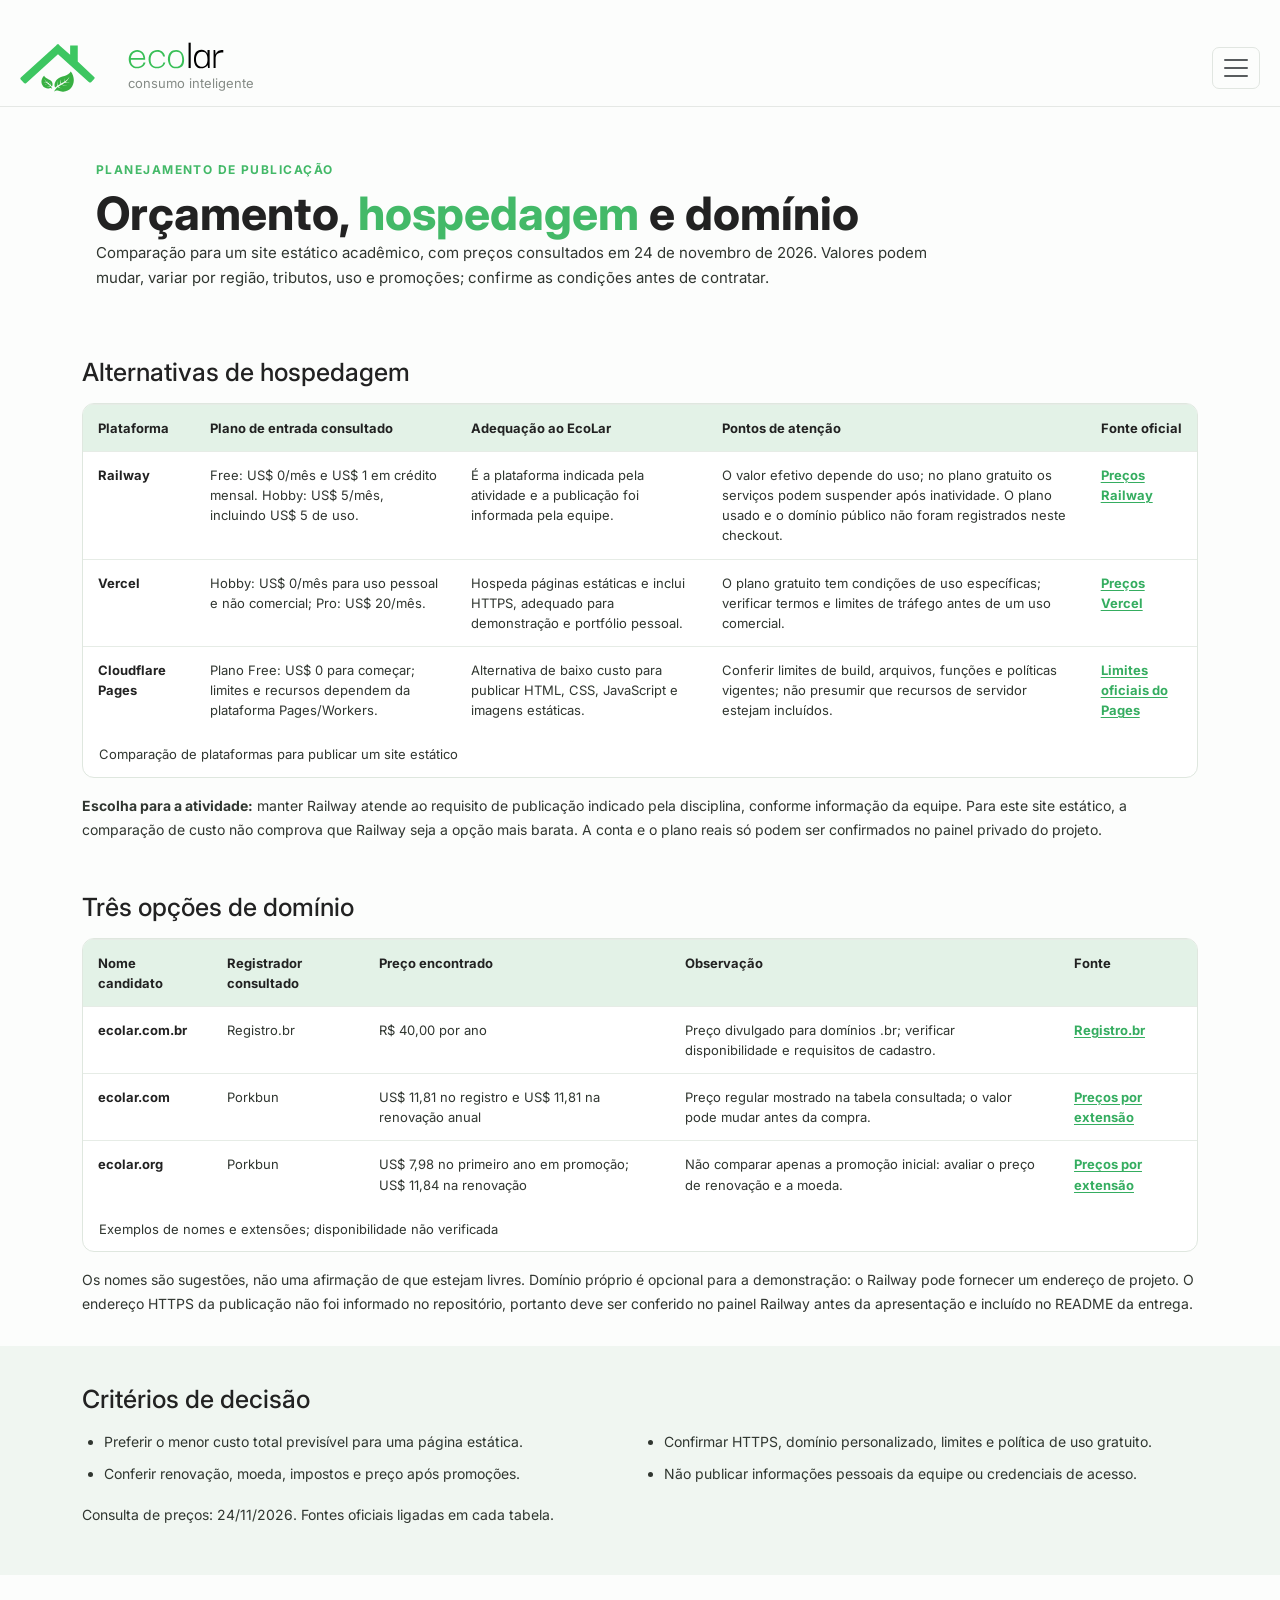
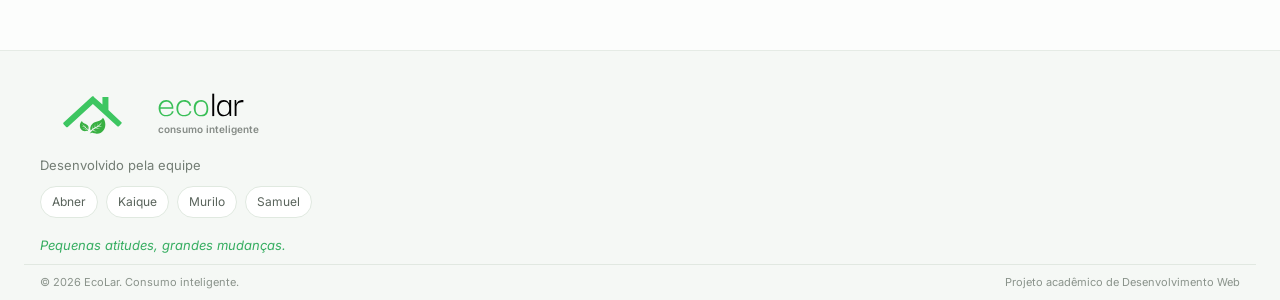
<file: ecolar/orcamento_hospedagem.html>
<!DOCTYPE html>
<html lang="pt-BR">
<head>
    <meta charset="UTF-8">
    <meta name="viewport" content="width=device-width, initial-scale=1.0">
    <meta name="description" content="Informações de orçamento, hospedagem e domínio do projeto EcoLar.">
    <title>Orçamento e hospedagem | EcoLar</title>
    <link rel="icon" href="img/ecolar-logo-sem-tipagem.svg" type="image/svg+xml">
    <link href="https://cdn.jsdelivr.net/npm/bootstrap@5.3.8/dist/css/bootstrap.min.css" rel="stylesheet">
    <link rel="preconnect" href="https://fonts.googleapis.com">
    <link rel="preconnect" href="https://fonts.gstatic.com" crossorigin>
    <link href="https://fonts.googleapis.com/css2?family=Inter:ital,opsz,wght@0,14..32,100..900;1,14..32,100..900&display=swap" rel="stylesheet">
    <link href="css/style.css" rel="stylesheet">
    <link rel="stylesheet" href="https://cdn.jsdelivr.net/npm/bootstrap-icons@1.11.3/font/bootstrap-icons.min.css">
</head>

<body>
    <a class="acessibilidade-pular" href="#conteudo-principal">Pular para o conteúdo principal</a>
    <header class="site-header">
        <nav class="navbar navbar-expand-xxl" aria-label="Navegação principal">
            <div class="container navbar-container">
                <a class="navbar-brand" href="index.html" aria-label="EcoLar - página inicial">
                    <img src="img/ecolar-logo-sem-tipagem.svg" alt="" class="logo-simbolo">
                    <div class="logo-texto">
                        <img src="img/ecolar-logo-apenas-tipagem.svg" alt="EcoLar" class="logo-nome">
                        <span>consumo inteligente</span>
                    </div>
                </a>
                <button class="navbar-toggler" type="button" data-bs-toggle="collapse"
                        data-bs-target="#menuPrincipal" aria-controls="menuPrincipal"
                        aria-expanded="false" aria-label="Abrir ou fechar menu">
                    <span class="navbar-toggler-icon"></span>
                </button>
                <div class="collapse navbar-collapse" id="menuPrincipal">
                    <ul class="navbar-nav ms-auto">
                        <li class="nav-item"><a class="nav-link" href="index.html">início</a></li>
                        <li class="nav-item"><a class="nav-link" href="casa.html">minha casa</a></li>
                        <li class="nav-item"><a class="nav-link" href="equipamentos.html">equipamentos</a></li>
                        <li class="nav-item"><a class="nav-link" href="projetos.html">projetos</a></li>
                        <li class="nav-item"><a class="nav-link" href="impacto.html">consumo e impacto</a></li>
                        <li class="nav-item"><a class="nav-link" href="acessibilidade.html">acessibilidade</a></li>
                        <li class="nav-item"><a class="nav-link" href="galeria.html">galeria</a></li>
                        <li class="nav-item"><a class="nav-link" href="midia.html">mídia educativa</a></li>
                        <li class="nav-item"><a class="nav-link" href="noticias.html">notícias e dicas</a></li>
                        <li class="nav-item"><a class="nav-link" href="sobre.html">sobre</a></li>
                        <li class="nav-item"><a class="nav-link" href="contato.html">contato</a></li>
                        <li class="nav-item"><a class="nav-link active" aria-current="page" href="orcamento_hospedagem.html">hospedagem</a></li>
                    </ul>
                </div>
            </div>
        </nav>
    </header>

    <main id="conteudo-principal">
        <section class="orcamento-introducao container" aria-labelledby="titulo-orcamento">
            <p class="projetos-etiqueta">planejamento de publicação</p>
            <h1 id="titulo-orcamento">Orçamento, <span>hospedagem</span> e domínio</h1>
            <p>
                Comparação para um site estático acadêmico, com preços consultados em
                24 de novembro de 2026. Valores podem mudar, variar por região, tributos,
                uso e promoções; confirme as condições antes de contratar.
            </p>
        </section>

        <section class="orcamento-secao container" aria-labelledby="titulo-hospedagens">
            <h2 id="titulo-hospedagens">Alternativas de hospedagem</h2>
            <div class="orcamento-tabela-scroll">
                <table class="orcamento-tabela">
                    <caption>Comparação de plataformas para publicar um site estático</caption>
                    <thead>
                        <tr>
                            <th scope="col">Plataforma</th>
                            <th scope="col">Plano de entrada consultado</th>
                            <th scope="col">Adequação ao EcoLar</th>
                            <th scope="col">Pontos de atenção</th>
                            <th scope="col">Fonte oficial</th>
                        </tr>
                    </thead>
                    <tbody>
                        <tr>
                            <th scope="row">Railway</th>
                            <td>Free: US$ 0/mês e US$ 1 em crédito mensal. Hobby: US$ 5/mês, incluindo US$ 5 de uso.</td>
                            <td>É a plataforma indicada pela atividade e a publicação foi informada pela equipe.</td>
                            <td>O valor efetivo depende do uso; no plano gratuito os serviços podem suspender após inatividade. O plano usado e o domínio público não foram registrados neste checkout.</td>
                            <td><a href="https://railway.com/pricing" target="_blank" rel="noopener noreferrer">Preços Railway</a></td>
                        </tr>
                        <tr>
                            <th scope="row">Vercel</th>
                            <td>Hobby: US$ 0/mês para uso pessoal e não comercial; Pro: US$ 20/mês.</td>
                            <td>Hospeda páginas estáticas e inclui HTTPS, adequado para demonstração e portfólio pessoal.</td>
                            <td>O plano gratuito tem condições de uso específicas; verificar termos e limites de tráfego antes de um uso comercial.</td>
                            <td><a href="https://vercel.com/pricing" target="_blank" rel="noopener noreferrer">Preços Vercel</a></td>
                        </tr>
                        <tr>
                            <th scope="row">Cloudflare Pages</th>
                            <td>Plano Free: US$ 0 para começar; limites e recursos dependem da plataforma Pages/Workers.</td>
                            <td>Alternativa de baixo custo para publicar HTML, CSS, JavaScript e imagens estáticas.</td>
                            <td>Conferir limites de build, arquivos, funções e políticas vigentes; não presumir que recursos de servidor estejam incluídos.</td>
                            <td><a href="https://developers.cloudflare.com/pages/platform/limits/" target="_blank" rel="noopener noreferrer">Limites oficiais do Pages</a></td>
                        </tr>
                    </tbody>
                </table>
            </div>
            <p class="orcamento-nota">
                <strong>Escolha para a atividade:</strong> manter Railway atende ao requisito de publicação
                indicado pela disciplina, conforme informação da equipe. Para este site estático, a
                comparação de custo não comprova que Railway seja a opção mais barata. A conta e o plano
                reais só podem ser confirmados no painel privado do projeto.
            </p>
        </section>

        <section class="orcamento-secao container" aria-labelledby="titulo-dominios">
            <h2 id="titulo-dominios">Três opções de domínio</h2>
            <div class="orcamento-tabela-scroll">
                <table class="orcamento-tabela">
                    <caption>Exemplos de nomes e extensões; disponibilidade não verificada</caption>
                    <thead>
                        <tr>
                            <th scope="col">Nome candidato</th>
                            <th scope="col">Registrador consultado</th>
                            <th scope="col">Preço encontrado</th>
                            <th scope="col">Observação</th>
                            <th scope="col">Fonte</th>
                        </tr>
                    </thead>
                    <tbody>
                        <tr>
                            <th scope="row">ecolar.com.br</th>
                            <td>Registro.br</td>
                            <td>R$ 40,00 por ano</td>
                            <td>Preço divulgado para domínios .br; verificar disponibilidade e requisitos de cadastro.</td>
                            <td><a href="https://registro.br/" target="_blank" rel="noopener noreferrer">Registro.br</a></td>
                        </tr>
                        <tr>
                            <th scope="row">ecolar.com</th>
                            <td>Porkbun</td>
                            <td>US$ 11,81 no registro e US$ 11,81 na renovação anual</td>
                            <td>Preço regular mostrado na tabela consultada; o valor pode mudar antes da compra.</td>
                            <td><a href="https://porkbun.com/products/domains" target="_blank" rel="noopener noreferrer">Preços por extensão</a></td>
                        </tr>
                        <tr>
                            <th scope="row">ecolar.org</th>
                            <td>Porkbun</td>
                            <td>US$ 7,98 no primeiro ano em promoção; US$ 11,84 na renovação</td>
                            <td>Não comparar apenas a promoção inicial: avaliar o preço de renovação e a moeda.</td>
                            <td><a href="https://porkbun.com/products/domains" target="_blank" rel="noopener noreferrer">Preços por extensão</a></td>
                        </tr>
                    </tbody>
                </table>
            </div>
            <p class="orcamento-nota">
                Os nomes são sugestões, não uma afirmação de que estejam livres. Domínio próprio é
                opcional para a demonstração: o Railway pode fornecer um endereço de projeto. O endereço
                HTTPS da publicação não foi informado no repositório, portanto deve ser conferido no
                painel Railway antes da apresentação e incluído no README da entrega.
            </p>
        </section>

        <section class="orcamento-secao orcamento-criterios">
            <div class="container">
                <h2>Critérios de decisão</h2>
                <ul>
                    <li>Preferir o menor custo total previsível para uma página estática.</li>
                    <li>Confirmar HTTPS, domínio personalizado, limites e política de uso gratuito.</li>
                    <li>Conferir renovação, moeda, impostos e preço após promoções.</li>
                    <li>Não publicar informações pessoais da equipe ou credenciais de acesso.</li>
                </ul>
                <p class="orcamento-fontes-data">Consulta de preços: 24/11/2026. Fontes oficiais ligadas em cada tabela.</p>
            </div>
        </section>
    </main>

    <footer class="rodape">
        <div class="rodape-container">
            <div class="rodape-equipe">
                <a href="index.html" class="rodape-marca">
                    <img src="img/ecolar-logo-sem-tipagem.svg" alt="" class="rodape-logo">
                    <img src="img/ecolar-logo-apenas-tipagem.svg" alt="EcoLar" class="rodape-logo-texto">
                    <span class="rodape-span">consumo inteligente</span>
                </a>
                <p class="rodape-subtitulo">Desenvolvido pela equipe</p>
                <ul class="lista-integrantes">
                    <li>Abner</li><li>Kaique</li><li>Murilo</li><li>Samuel</li>
                </ul>
                <p class="rodape-mensagem">Pequenas atitudes, grandes mudanças.</p>
            </div>
        </div>
        <div class="rodape-final">
            <p>&copy; 2026 EcoLar. Consumo inteligente.</p>
            <p>Projeto acadêmico de Desenvolvimento Web</p>
        </div>
    </footer>
    <script src="https://cdn.jsdelivr.net/npm/bootstrap@5.3.8/dist/js/bootstrap.bundle.min.js"></script>
</body>
</html>
</file>
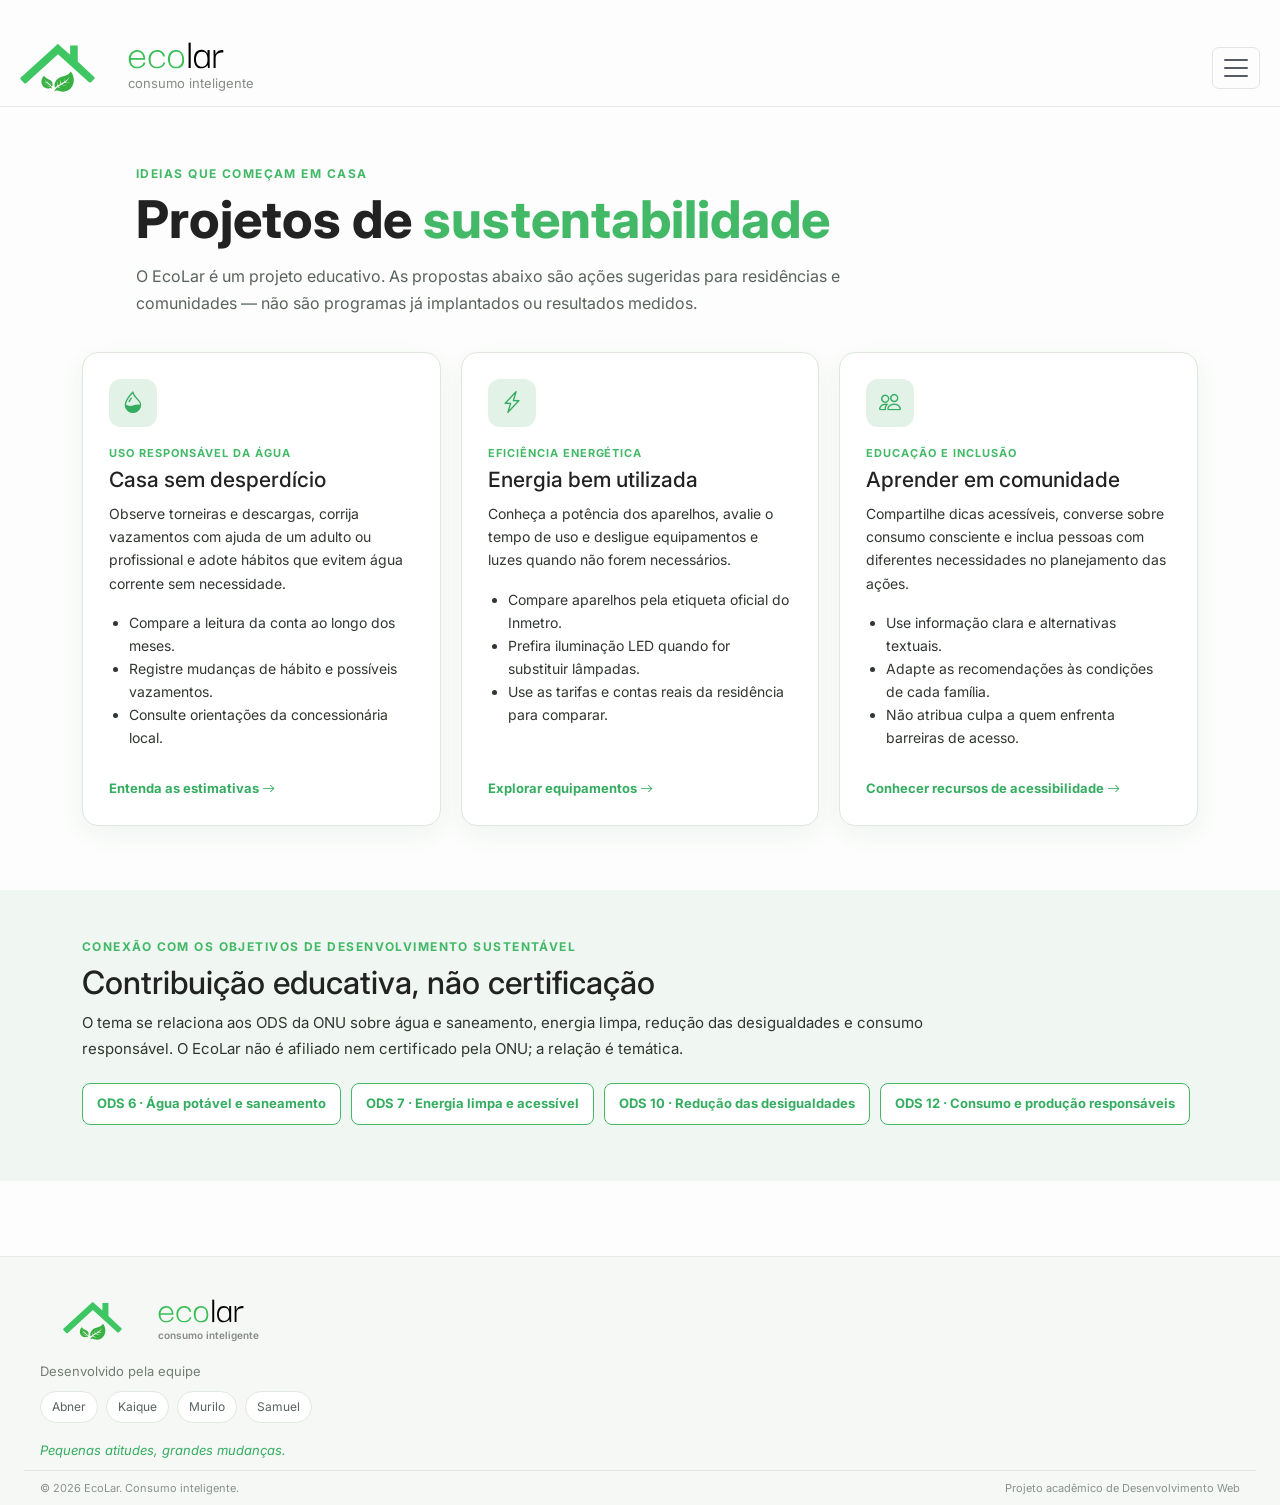
<file: ecolar/projetos.html>
<!DOCTYPE html>
<html lang="pt-BR">
<head>
    <meta charset="UTF-8">
    <meta name="viewport" content="width=device-width, initial-scale=1.0">
    <meta name="description" content="Conheça ações educativas do EcoLar para reduzir o desperdício de água e energia em casa e na comunidade.">
    <title>Projetos sustentáveis | EcoLar</title>
    <link rel="icon" href="img/ecolar-logo-sem-tipagem.svg" type="image/svg+xml">
    <link href="https://cdn.jsdelivr.net/npm/bootstrap@5.3.8/dist/css/bootstrap.min.css" rel="stylesheet">
    <link rel="preconnect" href="https://fonts.googleapis.com">
    <link rel="preconnect" href="https://fonts.gstatic.com" crossorigin>
    <link href="https://fonts.googleapis.com/css2?family=Inter:ital,opsz,wght@0,14..32,100..900;1,14..32,100..900&display=swap" rel="stylesheet">
    <link href="css/style.css" rel="stylesheet">
    <link rel="stylesheet" href="https://cdn.jsdelivr.net/npm/bootstrap-icons@1.11.3/font/bootstrap-icons.min.css">
</head>

<body>
    <a class="acessibilidade-pular" href="#conteudo-principal">Pular para o conteúdo principal</a>
    <header class="site-header">
        <nav class="navbar navbar-expand-xxl" aria-label="Navegação principal">
            <div class="container navbar-container">
                <a class="navbar-brand" href="index.html" aria-label="EcoLar - página inicial">
                    <img src="img/ecolar-logo-sem-tipagem.svg" alt="" class="logo-simbolo">
                    <div class="logo-texto">
                        <img src="img/ecolar-logo-apenas-tipagem.svg" alt="EcoLar" class="logo-nome">
                        <span>consumo inteligente</span>
                    </div>
                </a>
                <button class="navbar-toggler" type="button" data-bs-toggle="collapse"
                        data-bs-target="#menuPrincipal" aria-controls="menuPrincipal"
                        aria-expanded="false" aria-label="Abrir ou fechar menu">
                    <span class="navbar-toggler-icon"></span>
                </button>
                <div class="collapse navbar-collapse" id="menuPrincipal">
                    <ul class="navbar-nav ms-auto">
                        <li class="nav-item"><a class="nav-link" href="index.html">início</a></li>
                        <li class="nav-item"><a class="nav-link" href="casa.html">minha casa</a></li>
                        <li class="nav-item"><a class="nav-link" href="equipamentos.html">equipamentos</a></li>
                        <li class="nav-item"><a class="nav-link active" aria-current="page" href="projetos.html">projetos</a></li>
                        <li class="nav-item"><a class="nav-link" href="impacto.html">consumo e impacto</a></li>
                        <li class="nav-item"><a class="nav-link" href="acessibilidade.html">acessibilidade</a></li>
                        <li class="nav-item"><a class="nav-link" href="galeria.html">galeria</a></li>
                        <li class="nav-item"><a class="nav-link" href="midia.html">mídia educativa</a></li>
                        <li class="nav-item"><a class="nav-link" href="noticias.html">notícias e dicas</a></li>
                        <li class="nav-item"><a class="nav-link" href="sobre.html">sobre</a></li>
                        <li class="nav-item"><a class="nav-link" href="contato.html">contato</a></li>
                        <li class="nav-item"><a class="nav-link" href="orcamento_hospedagem.html">hospedagem</a></li>
                    </ul>
                </div>
            </div>
        </nav>
    </header>

    <main id="conteudo-principal">
        <section class="projetos-introducao container" aria-labelledby="titulo-projetos">
            <p class="projetos-etiqueta">ideias que começam em casa</p>
            <h1 id="titulo-projetos">Projetos de <span>sustentabilidade</span></h1>
            <p>
                O EcoLar é um projeto educativo. As propostas abaixo são ações sugeridas para
                residências e comunidades — não são programas já implantados ou resultados medidos.
            </p>
        </section>

        <section class="projetos-grade container" aria-label="Propostas educativas do EcoLar">
            <article class="projeto-card">
                <span class="projeto-icone" aria-hidden="true"><i class="bi bi-droplet-half"></i></span>
                <p class="projeto-categoria">uso responsável da água</p>
                <h2>Casa sem desperdício</h2>
                <p>
                    Observe torneiras e descargas, corrija vazamentos com ajuda de um adulto ou
                    profissional e adote hábitos que evitem água corrente sem necessidade.
                </p>
                <ul>
                    <li>Compare a leitura da conta ao longo dos meses.</li>
                    <li>Registre mudanças de hábito e possíveis vazamentos.</li>
                    <li>Consulte orientações da concessionária local.</li>
                </ul>
                <a href="impacto.html">Entenda as estimativas <i class="bi bi-arrow-right" aria-hidden="true"></i></a>
            </article>

            <article class="projeto-card">
                <span class="projeto-icone" aria-hidden="true"><i class="bi bi-lightning-charge"></i></span>
                <p class="projeto-categoria">eficiência energética</p>
                <h2>Energia bem utilizada</h2>
                <p>
                    Conheça a potência dos aparelhos, avalie o tempo de uso e desligue equipamentos
                    e luzes quando não forem necessários.
                </p>
                <ul>
                    <li>Compare aparelhos pela etiqueta oficial do Inmetro.</li>
                    <li>Prefira iluminação LED quando for substituir lâmpadas.</li>
                    <li>Use as tarifas e contas reais da residência para comparar.</li>
                </ul>
                <a href="equipamentos.html">Explorar equipamentos <i class="bi bi-arrow-right" aria-hidden="true"></i></a>
            </article>

            <article class="projeto-card">
                <span class="projeto-icone" aria-hidden="true"><i class="bi bi-people"></i></span>
                <p class="projeto-categoria">educação e inclusão</p>
                <h2>Aprender em comunidade</h2>
                <p>
                    Compartilhe dicas acessíveis, converse sobre consumo consciente e inclua pessoas
                    com diferentes necessidades no planejamento das ações.
                </p>
                <ul>
                    <li>Use informação clara e alternativas textuais.</li>
                    <li>Adapte as recomendações às condições de cada família.</li>
                    <li>Não atribua culpa a quem enfrenta barreiras de acesso.</li>
                </ul>
                <a href="acessibilidade.html">Conhecer recursos de acessibilidade <i class="bi bi-arrow-right" aria-hidden="true"></i></a>
            </article>
        </section>

        <section class="projetos-ods" aria-labelledby="titulo-ods">
            <div class="container">
                <p class="projetos-etiqueta">conexão com os Objetivos de Desenvolvimento Sustentável</p>
                <h2 id="titulo-ods">Contribuição educativa, não certificação</h2>
                <p>
                    O tema se relaciona aos ODS da ONU sobre água e saneamento, energia limpa,
                    redução das desigualdades e consumo responsável. O EcoLar não é afiliado nem
                    certificado pela ONU; a relação é temática.
                </p>
                <div class="projetos-ods-links">
                    <a href="https://sdgs.un.org/goals/goal6" target="_blank" rel="noopener noreferrer">ODS 6 · Água potável e saneamento</a>
                    <a href="https://sdgs.un.org/goals/goal7" target="_blank" rel="noopener noreferrer">ODS 7 · Energia limpa e acessível</a>
                    <a href="https://sdgs.un.org/goals/goal10" target="_blank" rel="noopener noreferrer">ODS 10 · Redução das desigualdades</a>
                    <a href="https://sdgs.un.org/goals/goal12" target="_blank" rel="noopener noreferrer">ODS 12 · Consumo e produção responsáveis</a>
                </div>
            </div>
        </section>
    </main>

    <footer class="rodape">
        <div class="rodape-container">
            <div class="rodape-equipe">
                <a href="index.html" class="rodape-marca">
                    <img src="img/ecolar-logo-sem-tipagem.svg" alt="" class="rodape-logo">
                    <img src="img/ecolar-logo-apenas-tipagem.svg" alt="EcoLar" class="rodape-logo-texto">
                    <span class="rodape-span">consumo inteligente</span>
                </a>
                <p class="rodape-subtitulo">Desenvolvido pela equipe</p>
                <ul class="lista-integrantes">
                    <li>Abner</li><li>Kaique</li><li>Murilo</li><li>Samuel</li>
                </ul>
                <p class="rodape-mensagem">Pequenas atitudes, grandes mudanças.</p>
            </div>
        </div>
        <div class="rodape-final">
            <p>&copy; 2026 EcoLar. Consumo inteligente.</p>
            <p>Projeto acadêmico de Desenvolvimento Web</p>
        </div>
    </footer>
    <script src="https://cdn.jsdelivr.net/npm/bootstrap@5.3.8/dist/js/bootstrap.bundle.min.js"></script>
</body>
</html>
</file>
<file: ecolar/css/style.css>
/* ===== CONFIGURAÇÕES GERAIS ===== */

* {
    box-sizing: border-box;
}

body {
    margin: 0;
    padding: 0;
    background-color: #fcfdfc;
    color: #222;
    font-family: "Inter", sans-serif;
    margin-top: 30px;
}

/* ===== BARRA DE NAVEGAÇÃO ===== */

.site-header {
    width: 100%;
    background-color: #fcfdfc;
    border-bottom: 1px solid #e5e8e5;
}

.site-header .navbar {
    padding: 0;
}

/* Container mais largo */
.navbar-container {
    width: 100%;
    max-width: 1500px;
    min-height: 82px;
    margin: 0 auto;
    padding: 0 10px 0 0;
    display: flex;
    align-items: center;
}

/* ===== LOGO À ESQUERDA ===== */

.site-header .navbar-brand {
    display: flex;
    align-items: center;
    gap: 13px;
    padding: 0;
    margin: 0;
    flex-shrink: 0;
}

.logo-simbolo {
    display: block;
    width: 115px;
    height: 48px;
    object-fit: contain;
}

.logo-texto {
    display: flex;
    flex-direction: column;
    align-items: flex-start;
    gap: 5px;
}

.logo-nome {
    display: block;
    width: 96px;
    height: auto;
}

.logo-texto span {
    color: #858b86;
    font-size: 13px;
    font-weight: 10px;
    white-space: nowrap;
}

/* ===== NAVEGAÇÃO À DIREITA ===== */

.site-header .navbar-collapse {
    flex-grow: 0;
    margin-left: auto;
}

.site-header .navbar-nav {
    display: flex;
    flex-direction: row;
    align-items: center;
    gap: 8px;
}

.site-header .nav-link {
    display: inline-flex;
    align-items: center;

    padding: 7px 11px;
    border-radius: 7px;

    color: #7E7E7E;
    font-size: 14px;
    font-weight: 500;
    white-space: nowrap;

    transition: background-color 0.2s ease,
                color 0.2s ease;
}

.site-header .nav-link:hover {
    color: #35ad60;
    background-color: #f0f6f1;
}

/* Página ativa */

.site-header .nav-link.active {
    color: #7E7E7E;
    background-color: #f0f1f0;
}

/* ===== PERFIL DA RESIDÊNCIA ===== */

.site-header .perfil-item {
    margin-left: 28px;
}

.site-header .perfil-residencia {
    display: inline-flex;
    align-items: center;
    gap: 9px;

    padding: 6px 0;
    color: #879bb7;
    font-size: 14px;
}

.site-header .perfil-residencia:hover {
    background-color: transparent;
    color: #6383ad;
}

.avatar-residencia {
    display: inline-flex;
    align-items: center;
    justify-content: center;

    width: 23px;
    height: 23px;
    flex-shrink: 0;

    border-radius: 50%;
    background-color: #8ba5c9;
    color: white;

    font-size: 11px;
    font-weight: 500;
}

/* ===== BOTÃO MOBILE ===== */

.site-header .navbar-toggler {
    border: 1px solid #e1e6e1;
    border-radius: 7px;
    padding: 5px 8px;
    box-shadow: none;
}

.site-header .navbar-toggler:focus {
    outline: 3px solid #35ad60;
    outline-offset: 3px;
    box-shadow: none;
}

/* ===== RESPONSIVIDADE ===== */

@media (max-width: 1399.98px) {

    .navbar-container {
        min-height: 76px;
        padding: 0;
        padding-right: 20px;
    }

    .site-header .navbar-collapse {
        flex-grow: 1;
        width: 100%;
        margin-left: 0;
        padding: 12px 0 16px;
    }

    .site-header .navbar-nav {
        flex-direction: column;
        align-items: stretch;
        gap: 4px;
    }

    .site-header .nav-link {
        display: flex;
        width: 100%;
        padding: 10px 12px;
        font-size: 14px;
    }

    .site-header .perfil-item {
        margin: 8px 0 0;
        padding-top: 8px;
        border-top: 1px solid #e8ebe8;
    }

    .site-header .perfil-residencia {
        gap: 9px;
    }
}

@media (min-width: 1400px) {
    .site-header .navbar-nav {
        gap: 0;
    }

    .site-header .nav-link {
        padding-right: 4px;
        padding-left: 4px;
        font-size: 11px;
    }
}

@media (max-width: 400px) {

    .logo-simbolo {
        width: 48px;
        height: 40px;
    }

    .site-header .navbar-brand {
        gap: 8px;
    }

    .logo-nome {
        width: 66px;
    }
}

/* ====== DASHBOARD - RESUMO DO CONSUMO ====== */

.dashboard {
    width: 100%;
    max-width: 1500px;
    margin: 0 auto;
    padding: 16px 12px 24px 16px;
}

.dashboard-aviso {
    margin: 8px 0 0;
    color: #59635b;
    font-size: 12px;
}

.boas-vindas {
    margin-bottom: 18px;
}

.boas-vindas h1 {
    margin: 0 0 5px;
    color: #43b968;
    font-size: 22px;
    font-weight: 500;
    line-height: 1.4;
}

.boas-vindas p {
    margin: 0;
    color: #969b97;
    font-size: 13px;
}

/* ===== GRADE DOS CARDS ======= */

.indicadores-consumo {
    --bs-gutter-x: 24px;
    --bs-gutter-y: 18px;
}

/* Card individual */

.card-consumo {
    width: 96%;
    padding: 5px;
    min-height: 150px;
    border: 1px solid #e9ebe9;
    border-radius: 13px;
    background-color: #fff;
    box-shadow: 0 2px 5px rgba(0, 0, 0, 0.015);
    transition: box-shadow 0.2s ease,
                transform 0.2s ease;
}

.card-consumo:hover {
    transform: translateY(-4px);
    box-shadow: 0 5px 8px 5px rgba(0, 0, 0, 0.3);
}

.card-consumo .card-body {
    display: flex;
    flex-direction: column;
    min-width: 0;
    padding: 14px 14px 12px;
}

/* Título e ícone */

.card-cabecalho {
    display: flex;
    align-items: flex-start;
    justify-content: space-between;
    gap: 6px;
    min-height: 30px;
}

.card-titulo {
    color: #777d78;
    font-size: 11px;
    font-weight: 530;
    line-height: 1.4;
}

/* Ícones dos cards */

.card-icone {
    display: flex;
    flex-shrink: 0;
    align-items: center;
    justify-content: center;
    width: 30px;
    height: 30px;
    border-radius: 6px;
}

.icone-agua {
    background-color: #8AA4CC;
}

.icone-agua svg{
    color: #4C6386;
    width: fit-content;
}

.icone-energia {
    background-color: #EFEC8B;
}

.icone-energia svg {
    color: #B1AB0A;
    width: fit-content;
}

.icone-gastos {
    background-color: #90D3A0;
}

.icone-gastos svg {
    color: #4F8F5E;
    width: fit-content;
}

.icone-equipamentos {
    background-color: #CC8A8B;
}

.icone-equipamentos svg {
    color: #9C5E5F;
    width: fit-content;
}

/* Valores principais */

.card-valor {
    font-family: "Inter", sans-serif;
    margin-top: 30px;
    color: #020202;
    font-size: 22px;
    font-weight: 850;
    line-height: 1.25;
    white-space: nowrap;
}

.card-valor span {
    color: #7E7E7E;
    font-size: 10px;
    font-weight: 700;
}

/* Texto auxiliar */

.card-descricao {
    color: #969b97;
    font-size: 10px;
    line-height: 1.3;
}

/* Barras de progresso */

.card-progresso {
    width: 100%;
    height: 5.5px;
    margin-top: auto;
    overflow: hidden;
    border-radius: 10px;
    background-color: #f0f1f0;
}

.card-progresso .progress-bar {
    border-radius: 10px;
}

.barra-agua {
    background-color: #4C6386;
}

.barra-energia {
    background-color: #EFEC8B;
}

.barra-gastos {
    background-color: #93cda5;
}

.barra-equipamentos {
    background-color: #c98e94;
}

/* === RESPONSIVIDADE ====*/

@media (max-width: 991.98px) {
    .dashboard {
        padding: 20px 8px 20px 16px;
    }

    .indicadores-consumo {
        --bs-gutter-x: 16px;
        --bs-gutter-y: 16px;
    }
}

@media (max-width: 575.98px) {
    .dashboard {
        padding: 20px 8px 20px 18px;
    }

    .boas-vindas h1 {
        font-size: 19px;
    }

    .card-consumo {
        min-height: 125px;
    }
}


/* ===== PAINÉIS INFERIORES DA HOME ===== */

.home-secoes {
    width: 100%;
    max-width: 1500px;
    padding: 0 16px;
    margin: 0 auto 35px;
}

/* Painel de equipamentos */

.painel-equipamentos {
    background-color: #ffffff;
    border: 1px solid #e9ebe9;
    border-radius: 16px;
    padding: 24px;
}

.painel-equipamentos h2 {
    color: #43b968;
    font-size: 19px;
    font-weight: 600;
    margin-bottom: 18px;
}

/* Filtros de cômodos */

.filtros-equipamentos {
    display: flex;
    gap: 10px;
    margin-bottom: 14px;
}

.filtro {
    padding: 6px 15px;
    border: 1px solid #e5e8e5;
    border-radius: 20px;
    font-size: 12px;
    color: #777;
}

.filtro.ativo {
    background-color: #43b968;
    color: white;
    border-color: #43b968;
}
.filtro:hover{
    background-color: #52bb73c5;
    color: white;
    border-color: #52bb74;
}

/* Lista dos equipamentos */

.lista-equipamentos {
    list-style: none;
    margin: 0;
    padding: 0;
}

.equipamento {
    display: flex;
    justify-content: space-between;
    align-items: center;
    padding: 11px 0;
    border-bottom: 1px solid #e9ebe9;
}

.equipamento-info strong,
.equipamento-valor strong {
    display: block;
    font-size: 14px;
    color: #222;
}

.equipamento-info small,
.equipamento-valor small {
    display: block;
    font-size: 11px;
    color: #888;
}

.equipamento-valor {
    text-align: right;
}

.adicionar-equipamento {
    margin: 18px 0 0;
    color: #777;
    font-size: 12px;
}

/* ======== PAINEL EXPLORAR - ECO LAR ========== */

.secao-explorar {
    width: 100%;
    margin: 0;
    padding: 0;
}

.painel-explorar {
    width: 100%;
    padding: 28px;
    border-radius: 16px;
    background: linear-gradient(135deg, #78d492, #62c980);
    color: #fff;
    box-shadow: 0 5px 16px rgba(53, 173, 96, 0.10);
}

.painel-explorar h2 {
    margin: 0 0 5px;
    font-size: 22px;
    font-weight: 500;
}

.explorar-descricao {
    margin-bottom: 22px;
    color: rgba(255, 255, 255, 0.90);
    font-size: 13px;
}

.explorar-botoes {
    display: grid;
    grid-template-columns: repeat(3, minmax(0, 1fr));
    gap: 12px;
}

.botao-explorar {
    display: flex;
    min-height: 105px;
    flex-direction: column;
    align-items: center;
    justify-content: center;
    gap: 10px;

    padding: 12px 8px;
    border: 1px solid rgba(255, 255, 255, 0.85);
    border-radius: 13px;

    color: #fff;
    text-align: center;
    text-decoration: none;

    transition: background-color 0.2s ease,
                transform 0.2s ease,
                box-shadow 0.2s ease;
}

.botao-explorar i {
    font-size: 25px;
    line-height: 1;
}

.botao-explorar span {
    font-size: 11px;
    line-height: 1.4;
}

.botao-explorar:hover {
    color: #fff;
    background-color: rgba(255, 255, 255, 0.19);
    transform: translateY(-3px);
    box-shadow: 0 4px 10px rgba(30, 100, 50, 0.10);
}

.botao-explorar:focus-visible {
    outline: 3px solid #fff;
    outline-offset: 3px;
}

/* Atalho maior para conhecer o projeto */

.botao-explorar-destaque {
    grid-column: span 2;
    background-color: rgba(255, 255, 255, 0.12);
}

.explorar-marca {
    font-size: 27px !important;
    font-weight: 300;
    letter-spacing: 1px;
}

.explorar-marca strong {
    font-size: 32px;
    font-weight: 400;
}

/* =========== RODAPÉ - ECO LAR ================ */

.rodape {
    margin-top: 75px;
    padding: 42px 24px 0;
    background-color: #f5f8f5;
    border-top: 1px solid #e5ebe5;
    color: #59635b;
}

.rodape-container {
    display: flex;
    justify-content: space-between;
    align-items: flex-start;
    gap: 50px;

    width: 100%;
    max-width: 1500px;
    margin: 0 auto;
    padding: 0 16px;
}

/* Equipe à esquerda */

.rodape-equipe {
    max-width: 350px;
}

.rodape-marca {
    display: inline-grid;
    grid-template-columns: auto auto;
    grid-template-rows: auto auto;
    align-items: center;
    column-gap: 13px;
    row-gap: 5px;

    color: #35ad60;
    font-size: 23px;
    font-weight: 600;
    text-decoration: none;
}

.rodape-logo {
    grid-column: 1;
    grid-row: 1 / 3;
    display: block;
    width: 105px;
    height: 38px;
    object-fit: contain;
}
.rodape-logo-texto {
    grid-column: 2;
    grid-row: 1;
    display: block;
    width: 86px;
    height: auto;
    object-fit: contain;
}
.rodape-span {
    grid-column: 2;
    grid-row: 2;
    color: #858b86;
    font-size: 10px;
    white-space: nowrap;
}

.rodape-subtitulo {
    margin: 16px 0 10px;
    color: #737d74;
    font-size: 13px;
}

.lista-integrantes {
    display: flex;
    flex-wrap: wrap;
    gap: 8px;

    margin: 0;
    padding: 0;
    list-style: none;
}

.lista-integrantes li {
    padding: 6px 11px;
    border: 1px solid #e0e9e0;
    border-radius: 20px;
    background-color: #fff;
    color: #59635b;
    font-size: 12px;
}

.rodape-mensagem {
    margin: 18px 0 0;
    color: #35ad60;
    font-size: 13px;
    font-style: italic;
    padding-bottom: 9px;
}

/* Faixa inferior */

.rodape-final {
    display: flex;
    justify-content: space-between;
    align-items: center;
    gap: 15px;

    width: 100%;
    max-width: 1500px;
    margin: 0 auto;
    padding: 9px 16px;

    border-top: 1px solid #e1e8e1;
}

.rodape-final p {
    margin: 0;
    color: #8a938b;
    font-size: 11px;
}

/* ===== RESPONSIVIDADE ========= */

@media (max-width: 767.98px) {
    .secao-explorar {
        padding: 0 18px;
    }

    .painel-explorar {
        padding: 22px 16px;
    }

    .explorar-botoes {
        grid-template-columns: repeat(2, minmax(0, 1fr));
        gap: 10px;
    }

    .botao-explorar {
        min-height: 100px;
    }
    .botao-explorar-destaque{
        grid-column: span 1;
    }
    .rodape {
        margin-top: 45px;
        padding: 32px 22px 0;
    }

    .rodape-container {
        flex-direction: column;
        gap: 35px;
    }

    .rodape-navegacao {
        width: 100%;
    }

    .rodape-navegacao ul {
        grid-template-columns: repeat(2, minmax(0, 1fr));
        gap: 14px;
    }

    .rodape-final {
        flex-direction: column;
        align-items: flex-start;
        gap: 8px;
    }
}

@media (max-width: 380px) {
    .painel-explorar {
        padding: 18px 12px;
    }

    .rodape-navegacao ul {
        grid-template-columns: 1fr;
    }
}

/* ===== PÁGINA SOBRE O ECOLAR ===== */

.sobre-introducao {
    max-width: 1500px;
    padding: 64px 16px 48px;
}

.sobre-cabecalho {
    max-width: 780px;
}

.sobre-etiqueta,
.sobre-titulo-secao p,
.sobre-cta-conteudo p {
    margin: 0 0 8px;
    color: #43b968;
    font-size: 12px;
    font-weight: 700;
    letter-spacing: 0.12em;
    text-transform: uppercase;
}

.sobre-cabecalho h1 {
    margin: 0;
    color: #222;
    font-size: clamp(38px, 5vw, 64px);
    font-weight: 750;
    line-height: 1.08;
    letter-spacing: -0.04em;
}

.sobre-cabecalho h1 span {
    color: #43b968;
}

.sobre-lead {
    max-width: 680px;
    margin: 22px 0 0;
    color: #737a74;
    font-size: 17px;
    line-height: 1.7;
}

.sobre-resumo {
    display: grid;
    grid-template-columns: 72px 1fr;
    gap: 20px;
    align-items: center;
    max-width: 780px;
    margin-top: 36px;
    padding: 20px;
    border: 1px solid #dfe7df;
    border-radius: 16px;
    background: #f7faf7;
}

.sobre-resumo-icone {
    display: flex;
    align-items: center;
    justify-content: center;
    width: 72px;
    height: 72px;
    border-radius: 50%;
    background: #43b968;
    color: #fff;
    font-size: 28px;
}

.sobre-resumo p {
    margin: 4px 0 0;
    color: #737a74;
    line-height: 1.6;
}

.sobre-resumo .sobre-resumo-titulo {
    margin: 0;
    color: #222;
    font-size: 16px;
    font-weight: 700;
}

.sobre-secao {
    max-width: 1500px;
    padding: 48px 16px;
}

.sobre-titulo-secao {
    margin-bottom: 28px;
}

.sobre-titulo-secao h2 {
    margin: 0;
    color: #222;
    font-size: clamp(28px, 3vw, 40px);
    font-weight: 700;
    letter-spacing: -0.025em;
}

.sobre-proposta-grid,
.sobre-mvv-grid,
.sobre-objetivos-grid,
.sobre-funcionamento-grid {
    display: grid;
    gap: 20px;
}

.sobre-proposta-grid {
    grid-template-columns: repeat(2, minmax(0, 1fr));
}

.sobre-texto-card {
    min-height: 280px;
    padding: 34px;
    border: 1px solid #e5e9e5;
    border-radius: 16px;
    background: #fff;
}

.sobre-texto-card h3,
.sobre-mvv-card h3,
.sobre-objetivo h3,
.sobre-funcionamento-grid h3 {
    margin: 0 0 14px;
    color: #222;
    font-size: 20px;
    font-weight: 700;
}

.sobre-texto-card p,
.sobre-mvv-card p,
.sobre-objetivo p,
.sobre-funcionamento-grid p {
    color: #737a74;
    line-height: 1.75;
}

.sobre-texto-destaque {
    border-color: #d6eada;
    background: #f6fbf7;
}

.sobre-mvv {
    margin: 24px 0;
    padding: 64px 0;
    background: #eef6ef;
}

.sobre-titulo-claro {
    text-align: center;
}

.sobre-mvv-grid {
    grid-template-columns: repeat(3, minmax(0, 1fr));
}

.sobre-mvv-card {
    padding: 32px;
    border: 1px solid #dde8df;
    border-radius: 16px;
    background: #fff;
    text-align: center;
}

.sobre-mvv-icone {
    display: inline-flex;
    align-items: center;
    justify-content: center;
    width: 54px;
    height: 54px;
    margin-bottom: 18px;
    border-radius: 50%;
    background: #43b968;
    color: #fff;
    font-size: 20px;
}

.sobre-objetivos-grid {
    grid-template-columns: repeat(4, minmax(0, 1fr));
}

.sobre-objetivo {
    padding: 8px 24px 8px 0;
    border-right: 1px solid #e5e9e5;
}

.sobre-objetivo:last-child {
    border-right: 0;
}

.sobre-objetivo span {
    display: block;
    margin-bottom: 18px;
    color: #43b968;
    font-size: 28px;
    font-weight: 300;
}

.sobre-funcionamento {
    margin-top: 28px;
    border-top: 1px solid #edf0ed;
}

.sobre-funcionamento-grid {
    grid-template-columns: repeat(3, minmax(0, 1fr));
}

.sobre-funcionamento-grid article {
    padding: 26px;
    border-left: 3px solid #43b968;
}

.sobre-funcionamento-grid > article > i {
    display: block;
    margin-bottom: 16px;
    color: #43b968;
    font-size: 26px;
}

.sobre-cta {
    margin-top: 48px;
    padding: 42px 0;
    background: linear-gradient(135deg, #78d492, #62c980);
}

.sobre-cta-conteudo {
    display: flex;
    align-items: center;
    justify-content: space-between;
    gap: 30px;
    max-width: 1500px;
    padding: 0 16px;
}

.sobre-cta-conteudo p,
.sobre-cta-conteudo h2 {
    color: #fff;
}

.sobre-cta-conteudo h2 {
    margin: 0;
    max-width: 760px;
    font-size: clamp(24px, 3vw, 38px);
}

.sobre-cta-botao {
    display: inline-flex;
    align-items: center;
    gap: 10px;
    flex-shrink: 0;
    padding: 13px 18px;
    border: 1px solid rgba(255, 255, 255, 0.8);
    border-radius: 8px;
    color: #fff;
    font-size: 14px;
    font-weight: 600;
    text-decoration: none;
}

.sobre-cta-botao:hover {
    background: #fff;
    color: #35ad60;
}

@media (max-width: 991.98px) {
    .sobre-mvv-grid,
    .sobre-funcionamento-grid {
        grid-template-columns: 1fr;
    }

    .sobre-objetivos-grid {
        grid-template-columns: repeat(2, minmax(0, 1fr));
    }

    .sobre-objetivo:nth-child(2) {
        border-right: 0;
    }
}

@media (max-width: 767.98px) {
    .sobre-introducao {
        padding-top: 42px;
    }

    .sobre-proposta-grid,
    .sobre-objetivos-grid {
        grid-template-columns: 1fr;
    }

    .sobre-resumo {
        grid-template-columns: 56px 1fr;
    }

    .sobre-resumo-icone {
        width: 56px;
        height: 56px;
    }

    .sobre-texto-card {
        min-height: 0;
        padding: 24px;
    }

    .sobre-mvv {
        padding: 48px 16px;
    }

    .sobre-objetivo {
        padding: 18px 0;
        border-right: 0;
        border-bottom: 1px solid #e5e9e5;
    }

    .sobre-cta-conteudo {
        align-items: flex-start;
        flex-direction: column;
    }
}

@media (max-width: 575.98px) {
    .sobre-cabecalho h1 {
        font-size: 38px;
    }

    .sobre-lead {
        font-size: 15px;
    }

    .sobre-resumo {
        grid-template-columns: 1fr;
    }

    .sobre-secao {
        padding: 38px 16px;
    }

    .sobre-funcionamento-grid article {
        padding: 20px;
    }

    .sobre-cta-botao {
        width: 100%;
        justify-content: center;
    }
}

/* ===== CATÁLOGO DE EQUIPAMENTOS ===== */

.equipamentos-introducao {
    max-width: 1500px;
    padding: 64px 16px 38px;
}

.equipamentos-cabecalho {
    max-width: 760px;
}

.equipamentos-etiqueta,
.equipamentos-catalogo-cabecalho p:first-child {
    margin: 0 0 8px;
    color: #43b968;
    font-size: 12px;
    font-weight: 700;
    letter-spacing: 0.12em;
    text-transform: uppercase;
}

.equipamentos-cabecalho h1 {
    margin: 0;
    color: #222;
    font-size: clamp(38px, 5vw, 62px);
    font-weight: 750;
    line-height: 1.08;
    letter-spacing: -0.04em;
}

.equipamentos-cabecalho h1 span {
    color: #43b968;
}

.equipamentos-cabecalho > p:last-child {
    max-width: 660px;
    margin: 20px 0 0;
    color: #737a74;
    font-size: 17px;
    line-height: 1.7;
}

.equipamentos-catalogo {
    max-width: 1500px;
    padding: 38px 16px 24px;
}

.equipamentos-catalogo-cabecalho {
    display: flex;
    align-items: flex-end;
    justify-content: space-between;
    gap: 20px;
    margin-bottom: 20px;
}

.equipamentos-catalogo-cabecalho h2 {
    margin: 0;
    color: #222;
    font-size: clamp(28px, 3vw, 38px);
}

.equipamentos-contador {
    margin: 0;
    padding: 7px 12px;
    border: 1px solid #e1e6e1;
    border-radius: 20px;
    color: #737a74;
    font-size: 12px;
}

.equipamentos-filtros {
    display: flex;
    flex-wrap: wrap;
    gap: 8px;
    margin-bottom: 22px;
}

.equipamento-filtro {
    padding: 8px 15px;
    border: 1px solid #e2e7e2;
    border-radius: 20px;
    background: #fff;
    color: #737a74;
    font-size: 12px;
    font-weight: 600;
    transition: 0.2s ease;
}

.equipamento-filtro:hover,
.equipamento-filtro.ativo {
    border-color: #43b968;
    background: #43b968;
    color: #fff;
}

.equipamento-filtro:focus-visible {
    outline: 3px solid #35ad60;
    outline-offset: 2px;
}

.equipamentos-grid {
    display: grid;
    grid-template-columns: repeat(3, minmax(0, 1fr));
    gap: 18px;
}

.equipamento-card {
    min-width: 0;
    padding: 22px;
    border: 1px solid #e6eae6;
    border-radius: 16px;
    background: #fff;
    box-shadow: 0 3px 12px rgba(42, 82, 51, 0.035);
}

.equipamento-card[hidden] {
    display: none;
}

.equipamento-card-cabecalho {
    display: flex;
    align-items: flex-start;
    justify-content: space-between;
    gap: 12px;
    margin-bottom: 16px;
}

.equipamento-icone {
    display: inline-flex;
    align-items: center;
    justify-content: center;
    width: 42px;
    height: 42px;
    flex-shrink: 0;
    border-radius: 10px;
    font-size: 18px;
}

.equipamento-icone.icone-ambos {
    background: #c8dfcc;
    color: #4f7958;
}

.equipamento-recurso {
    display: inline-flex;
    align-items: center;
    min-height: 25px;
    padding: 4px 9px;
    border-radius: 20px;
    font-size: 10px;
    font-weight: 700;
}

.recurso-agua {
    background: #edf3fa;
    color: #4c6386;
}

.recurso-energia {
    background: #f8f6d9;
    color: #77711a;
}

.recurso-ambos {
    background: #edf7ef;
    color: #3d8052;
}

.equipamento-card h3 {
    margin: 0 0 8px;
    color: #222;
    font-size: 18px;
    font-weight: 700;
}

.equipamento-descricao {
    min-height: 68px;
    margin: 0 0 16px;
    color: #737a74;
    font-size: 13px;
    line-height: 1.6;
}

.equipamento-referencias {
    display: grid;
    grid-template-columns: repeat(2, minmax(0, 1fr));
    gap: 8px;
    margin: 0 0 16px;
}

.equipamento-referencias div {
    min-width: 0;
    padding: 9px;
    border-radius: 8px;
    background: #f7f9f7;
}

.equipamento-referencias dt {
    color: #969b97;
    font-size: 9px;
    font-weight: 700;
    text-transform: uppercase;
}

.equipamento-referencias dd {
    margin: 3px 0 0;
    color: #59635b;
    font-size: 11px;
}

.equipamento-dica {
    display: flex;
    align-items: flex-start;
    gap: 8px;
    margin: 0;
    padding-top: 14px;
    border-top: 1px solid #edf0ed;
    color: #43a866;
    font-size: 11px;
    line-height: 1.5;
}

.equipamento-dica i {
    margin-top: 1px;
    flex-shrink: 0;
}

.equipamentos-nota {
    display: flex;
    align-items: flex-start;
    gap: 16px;
    max-width: 1500px;
    margin-top: 28px;
    margin-bottom: 48px;
    padding: 22px 24px;
    border: 1px solid #dfe7df;
    border-radius: 14px;
    background: #f7faf7;
}

.equipamentos-nota > i {
    margin-top: 3px;
    color: #43b968;
    font-size: 20px;
}

.equipamentos-nota h2 {
    margin: 0 0 5px;
    color: #222;
    font-size: 16px;
}

.equipamentos-nota p {
    margin: 0;
    color: #737a74;
    font-size: 13px;
    line-height: 1.6;
}

@media (max-width: 991.98px) {
    .equipamentos-grid {
        grid-template-columns: repeat(2, minmax(0, 1fr));
    }
}

@media (max-width: 767.98px) {
    .equipamentos-introducao {
        padding-top: 42px;
    }

    .equipamentos-catalogo-cabecalho {
        align-items: flex-start;
        flex-direction: column;
    }

    .equipamentos-grid {
        grid-template-columns: 1fr;
    }

    .equipamento-descricao {
        min-height: 0;
    }
}

@media (max-width: 575.98px) {
    .equipamentos-cabecalho h1 {
        font-size: 38px;
    }

    .equipamentos-cabecalho > p:last-child {
        font-size: 15px;
    }

    .equipamentos-catalogo {
        padding-right: 16px;
        padding-left: 16px;
    }

    .equipamentos-filtros {
        flex-wrap: nowrap;
        margin-right: -16px;
        padding-right: 16px;
        overflow-x: auto;
    }

    .equipamento-filtro {
        flex-shrink: 0;
    }

    .equipamentos-nota {
        margin-right: 0;
        margin-left: 0;
    }
}

/* ===== NOTÍCIAS E DICAS DE ECONOMIA ===== */

.noticias-introducao {
    max-width: 1500px;
    padding: 64px 16px 38px;
}

.noticias-cabecalho {
    max-width: 760px;
}

.noticias-cabecalho > p:first-child,
.noticias-titulo-secao p {
    margin: 0 0 8px;
    color: #43b968;
    font-size: 12px;
    font-weight: 700;
    letter-spacing: 0.12em;
    text-transform: uppercase;
}

.noticias-cabecalho h1 {
    margin: 0;
    color: #222;
    font-size: clamp(38px, 5vw, 62px);
    font-weight: 750;
    line-height: 1.08;
    letter-spacing: -0.04em;
}

.noticias-cabecalho h1 span {
    color: #43b968;
}

.noticias-cabecalho > p:last-child {
    max-width: 680px;
    margin: 20px 0 0;
    color: #737a74;
    font-size: 17px;
    line-height: 1.7;
}

.noticias-destaques,
.noticias-dicas,
.noticias-videos,
.noticias-fontes {
    max-width: 1500px;
    padding: 38px 16px;
}

.noticias-titulo-secao {
    margin-bottom: 22px;
}

.noticias-titulo-secao h2 {
    margin: 0;
    color: #222;
    font-size: clamp(28px, 3vw, 38px);
}

.noticias-destaques-grid {
    display: grid;
    grid-template-columns: 1.25fr 1fr 1fr;
    gap: 18px;
}

.noticia-card {
    min-width: 0;
    padding: 24px;
    border: 1px solid #e6eae6;
    border-radius: 16px;
    background: #fff;
}

.noticia-card-destaque {
    background: #f7faf7;
    border-color: #dce8de;
}

.noticia-categoria {
    display: inline-flex;
    align-items: center;
    gap: 7px;
    margin-bottom: 18px;
    padding: 6px 10px;
    border-radius: 20px;
    font-size: 11px;
    font-weight: 700;
}

.categoria-agua {
    background: #edf3fa;
    color: #4c6386;
}

.categoria-energia {
    background: #f8f6d9;
    color: #77711a;
}

.categoria-geral {
    background: #edf7ef;
    color: #3d8052;
}

.noticia-card h3,
.video-card h3,
.noticias-dicas-grid h3 {
    margin: 0 0 10px;
    color: #222;
    font-size: 18px;
    font-weight: 700;
}

.noticia-card p,
.video-card p,
.noticias-dicas-grid p {
    color: #737a74;
    font-size: 13px;
    line-height: 1.65;
}

.noticia-card ul {
    margin: 14px 0 0;
    padding-left: 18px;
    color: #59635b;
    font-size: 12px;
    line-height: 1.8;
}

.noticias-dicas-grid {
    display: grid;
    grid-template-columns: repeat(4, minmax(0, 1fr));
    gap: 18px;
}

.noticias-dicas-grid article {
    padding: 20px;
    border-left: 3px solid #43b968;
    background: #f7faf7;
}

.noticias-dicas-grid article > i {
    display: block;
    margin-bottom: 14px;
    color: #43b968;
    font-size: 24px;
}

.noticias-videos {
    margin-top: 20px;
}

.noticias-videos-grid {
    display: grid;
    grid-template-columns: repeat(3, minmax(0, 1fr));
    gap: 18px;
}

.video-card {
    min-width: 0;
    overflow: hidden;
    border: 1px solid #e6eae6;
    border-radius: 16px;
    background: #fff;
}

.video-responsivo {
    position: relative;
    width: 100%;
    padding-top: 56.25%;
    background: #edf0ed;
}

.video-responsivo iframe {
    position: absolute;
    inset: 0;
    width: 100%;
    height: 100%;
    border: 0;
}

.video-card h3,
.video-card p,
.video-card > a {
    margin-right: 20px;
    margin-left: 20px;
}

.video-card h3 {
    margin-top: 18px;
}

.video-card p {
    margin-top: 0;
    margin-bottom: 14px;
}

.video-card > a {
    display: inline-flex;
    align-items: center;
    gap: 7px;
    margin-bottom: 20px;
    color: #35ad60;
    font-size: 12px;
    font-weight: 700;
    text-decoration: none;
}

.video-card > a:hover {
    text-decoration: underline;
}

.noticias-fontes {
    display: grid;
    grid-template-columns: 220px 1fr;
    gap: 24px;
    margin-top: 30px;
    margin-bottom: 48px;
    border-top: 1px solid #edf0ed;
}

.noticias-fontes > div {
    display: flex;
    align-items: flex-start;
    gap: 10px;
}

.noticias-fontes > div i {
    color: #43b968;
    font-size: 18px;
}

.noticias-fontes h2 {
    margin: 0;
    color: #222;
    font-size: 16px;
}

.noticias-fontes ul {
    margin: 0;
    padding-left: 18px;
    color: #737a74;
    font-size: 13px;
    line-height: 1.9;
}

.noticias-fontes a {
    color: #35ad60;
    font-weight: 700;
}

@media (max-width: 991.98px) {
    .noticias-destaques-grid {
        grid-template-columns: repeat(2, minmax(0, 1fr));
    }

    .noticia-card-destaque {
        grid-column: 1 / -1;
    }

    .noticias-dicas-grid {
        grid-template-columns: repeat(2, minmax(0, 1fr));
    }

    .noticias-videos-grid {
        grid-template-columns: repeat(2, minmax(0, 1fr));
    }

    .video-card:last-child {
        grid-column: 1 / -1;
    }
}

@media (max-width: 767.98px) {
    .noticias-introducao {
        padding-top: 42px;
    }

    .noticias-destaques-grid,
    .noticias-dicas-grid,
    .noticias-videos-grid {
        grid-template-columns: 1fr;
    }

    .noticia-card-destaque,
    .video-card:last-child {
        grid-column: auto;
    }

    .noticias-fontes {
        grid-template-columns: 1fr;
    }
}

@media (max-width: 575.98px) {
    .noticias-cabecalho h1 {
        font-size: 38px;
    }

    .noticias-cabecalho > p:last-child {
        font-size: 15px;
    }

    .noticias-destaques,
    .noticias-dicas,
    .noticias-videos,
    .noticias-fontes {
        padding-right: 16px;
        padding-left: 16px;
    }

    .noticia-card {
        padding: 20px;
    }
}

/* ===== CASA INTERATIVA ===== */

.casa-introducao {
    max-width: 1500px;
    min-height: 112px;
    display: flex;
    align-items: center;
    justify-content: space-between;
    gap: 24px;
    padding: 22px 16px;
}

.casa-introducao p,
.casa-introducao h1 {
    margin: 0;
}

.casa-introducao > div p {
    margin-bottom: 4px;
    color: #43b968;
    font-size: 12px;
    font-weight: 700;
    letter-spacing: 0.12em;
    text-transform: uppercase;
}

.casa-introducao h1 {
    color: #222;
    font-size: clamp(28px, 3vw, 38px);
    font-weight: 700;
}

.casa-introducao > p {
    max-width: 390px;
    color: #737a74;
    font-size: 13px;
    line-height: 1.6;
}

.casa-exploracao {
    min-height: 620px;
    background: #f9fbf9;
    border-top: 1px solid #edf0ed;
}

.casa-exploracao-container {
    max-width: 1500px;
    min-height: 620px;
    display: flex;
    align-items: center;
    justify-content: center;
    padding: 28px 16px;
}

.casa-visual {
    position: relative;
    width: 660px;
    max-width: 100%;
    height: 500px;
}

.casa-telhado {
    position: absolute;
    z-index: 3;
    top: 20px;
    left: 50%;
    width: 535px;
    max-width: 82%;
    height: 220px;
    transform: translateX(-50%);
    clip-path: polygon(50% 0, 100% 58%, 93% 64%, 87% 58%, 87% 100%, 13% 100%, 13% 58%, 7% 64%, 0 58%);
    background: #82d79b;
    filter: drop-shadow(0 14px 16px rgba(52, 112, 66, 0.12));
}

.casa-telhado span {
    position: absolute;
    top: 66px;
    left: 50%;
    width: 58%;
    height: 70px;
    transform: translateX(-50%);
    border: 3px solid rgba(255, 255, 255, 0.9);
    clip-path: polygon(50% 0, 100% 100%, 0 100%);
}

.casa-corpo {
    position: absolute;
    z-index: 2;
    bottom: 15px;
    left: 50%;
    width: 480px;
    max-width: 72%;
    height: 294px;
    transform: translateX(-50%);
    border-radius: 7px;
    background: #69c984;
    box-shadow: 0 12px 24px rgba(42, 115, 59, 0.13);
}

.casa-circular {
    position: absolute;
    z-index: 4;
    top: 20px;
    left: 50%;
    width: 80px;
    height: 80px;
    transform: translateX(-50%);
    border: 0;
    border-radius: 50%;
    background: transparent;
    color: #fff;
    font-size: 34px;
}

.casa-circular:focus-visible,
.casa-comodo:focus-visible,
.casa-painel button:focus-visible,
.casa-equipamento:focus-within {
    outline: 3px solid #35ad60;
    outline-offset: 3px;
}

.casa-comodos {
    position: absolute;
    left: 50%;
    top: 60px;
    bottom: 12px;
    width: 360px;
    max-width: 76%;
    display: grid;
    align-content: start;
    grid-template-columns: repeat(2, minmax(0, 1fr));
    gap: 12px;
    transform: translateX(-50%);
    overflow-y: auto;
}

.casa-comodo {
    min-height: 64px;
    display: flex;
    flex-direction: column;
    align-items: center;
    justify-content: center;
    border: 2px solid rgba(255, 255, 255, 0.92);
    border-radius: 11px;
    background: rgba(255, 255, 255, 0.12);
    color: #fff;
    transition: 0.2s ease;
}

.casa-comodo:hover {
    background: #fff;
    color: #43b968;
    transform: translateY(-2px);
}

.casa-comodo span {
    font-size: 14px;
    font-weight: 700;
}

.casa-comodo small {
    margin-top: 2px;
    color: currentColor;
    font-size: 9px;
}

.casa-painel {
    position: absolute;
    z-index: 10;
    top: 68px;
    left: 50%;
    width: 360px;
    max-width: 76%;
    min-height: 330px;
    transform: translateX(-50%);
    border: 1px solid #dfe7df;
    border-radius: 19px;
    background: #fff;
    box-shadow: 0 16px 38px rgba(62, 104, 70, 0.18);
}

.casa-painel-voltar {
    width: 100%;
    display: flex;
    align-items: center;
    gap: 8px;
    padding: 12px 16px 8px;
    border: 0;
    background: transparent;
    color: #737a74;
    font-size: 10px;
    text-align: left;
}

.casa-painel-conteudo {
    padding: 8px 22px 20px;
}

.casa-painel-etiqueta {
    margin: 0 0 4px;
    color: #43b968;
    font-size: 9px;
    font-weight: 700;
    letter-spacing: 0.08em;
    text-transform: uppercase;
}

.casa-painel h2 {
    margin: 0 0 12px;
    color: #222;
    font-size: 20px;
}

.casa-equipamentos {
    display: grid;
    gap: 5px;
}

.casa-equipamento {
    display: grid;
    grid-template-columns: 18px 1fr auto;
    align-items: center;
    gap: 6px;
    min-height: 38px;
    padding: 6px 8px;
    border-radius: 7px;
    cursor: pointer;
}

.casa-equipamento:hover {
    background: #f3f7f3;
}

.casa-equipamento input {
    accent-color: #43b968;
}

.casa-equipamento span {
    color: #59635b;
    font-size: 11px;
}

.casa-equipamento small {
    color: #969b97;
    font-size: 9px;
}

.casa-formulario {
    display: grid;
    gap: 7px;
}

.casa-formulario label {
    margin-top: 4px;
    color: #59635b;
    font-size: 10px;
    font-weight: 600;
}

.casa-formulario input,
.casa-formulario select {
    width: 100%;
    min-height: 34px;
    padding: 6px 9px;
    border: 1px solid #dfe7df;
    border-radius: 6px;
    background: #fff;
    color: #59635b;
    font: inherit;
    font-size: 11px;
}

.casa-formulario input:focus,
.casa-formulario select:focus {
    border-color: #43b968;
    outline: 3px solid rgba(67, 185, 104, 0.15);
}

.casa-formulario-acoes {
    display: flex;
    justify-content: flex-end;
    gap: 8px;
    margin-top: 8px;
}

.casa-formulario-acoes button {
    padding: 7px 12px;
    border: 1px solid #43b968;
    border-radius: 6px;
    background: #fff;
    color: #35ad60;
    font-size: 10px;
    font-weight: 700;
}

.casa-formulario-acoes button[type="submit"] {
    background: #43b968;
    color: #fff;
}

.casa-detalhe {
    position: absolute;
    z-index: 12;
    right: -230px;
    top: 70px;
    width: 220px;
    padding: 18px;
    border: 1px solid #dfe7df;
    border-radius: 14px;
    background: #fff;
    box-shadow: 0 12px 30px rgba(62, 104, 70, 0.16);
}

.casa-detalhe-fechar {
    position: absolute;
    top: 8px;
    right: 8px;
    border: 0;
    background: transparent;
    color: #737a74;
}

.casa-detalhe > span {
    display: inline-block;
    margin-bottom: 7px;
    color: #43b968;
    font-size: 9px;
    font-weight: 700;
    text-transform: uppercase;
}

.casa-detalhe h3 {
    margin: 0 0 6px;
    color: #222;
    font-size: 16px;
}

.casa-detalhe p,
.casa-detalhe dd {
    color: #737a74;
    font-size: 10px;
    line-height: 1.5;
}

.casa-detalhe dl {
    margin: 10px 0 0;
}

.casa-detalhe dt {
    color: #59635b;
    font-size: 9px;
    font-weight: 700;
}

.casa-detalhe dd {
    margin: 2px 0 8px;
}

@media (max-width: 767.98px) {
    .casa-introducao {
        align-items: flex-start;
        flex-direction: column;
        gap: 8px;
    }

    .casa-exploracao,
    .casa-exploracao-container {
        min-height: 560px;
    }

    .casa-visual {
        height: 500px;
    }

    .casa-telhado {
        height: 190px;
    }

    .casa-corpo {
        width: 360px;
        max-width: 88%;
    }

    .casa-comodos {
        max-width: 82%;
    }

    .casa-painel {
        max-width: 86%;
    }

    .casa-detalhe {
        position: fixed;
        z-index: 20;
        right: 16px;
        bottom: 16px;
        left: 16px;
        top: auto;
        width: auto;
    }
}

@media (max-width: 575.98px) {
    .casa-exploracao-container {
        padding-right: 8px;
        padding-left: 8px;
    }

    .casa-visual {
        height: 480px;
    }

    .casa-telhado {
        top: 32px;
        width: 340px;
        max-width: 94%;
        height: 170px;
    }

    .casa-corpo {
        height: 280px;
        width: 320px;
        max-width: 90%;
    }

    .casa-comodos {
        width: 280px;
        max-width: 86%;
        top: 52px;
        bottom: 12px;
        gap: 8px;
    }

    .casa-comodo {
        min-height: 58px;
    }

    .casa-painel {
        top: 82px;
        width: 300px;
        max-width: 90%;
    }

    .casa-painel-conteudo {
        padding-right: 16px;
        padding-left: 16px;
    }

    .casa-painel:has(.casa-formulario:not([hidden])) {
        max-height: calc(100% - 24px);
        overflow-y: auto;
    }
}

/* ===== CONTATO E EQUIPE ===== */

.contato-introducao {
    max-width: 1500px;
    padding: 58px 16px 36px;
}

.contato-introducao > div {
    max-width: 760px;
}

.contato-introducao > div > p:first-child,
.contato-titulo-secao > p {
    margin: 0 0 8px;
    color: #43b968;
    font-size: 12px;
    font-weight: 700;
    letter-spacing: 0.12em;
    text-transform: uppercase;
}

.contato-introducao h1 {
    margin: 0;
    color: #222;
    font-size: clamp(38px, 5vw, 58px);
    font-weight: 750;
    line-height: 1.1;
    letter-spacing: -0.04em;
}

.contato-introducao h1 span {
    color: #43b968;
}

.contato-introducao > div > p:last-child {
    max-width: 650px;
    margin: 16px 0 0;
    color: #666d67;
    font-size: 16px;
    line-height: 1.7;
}

.contato-conteudo {
    max-width: 1500px;
    display: grid;
    grid-template-columns: minmax(0, 0.9fr) minmax(0, 1.1fr);
    gap: 48px;
    padding: 24px 16px 64px;
}

.contato-titulo-secao {
    margin-bottom: 18px;
}

.contato-titulo-secao h2 {
    margin: 0;
    color: #222;
    font-size: clamp(24px, 2.5vw, 32px);
    font-weight: 700;
}

.contato-equipe-intro,
.contato-form-intro {
    color: #666d67;
    font-size: 13px;
    line-height: 1.7;
}

.contato-equipe-intro {
    margin: 0 0 22px;
}

.contato-integrantes {
    display: grid;
    gap: 10px;
}

.contato-integrante {
    display: flex;
    align-items: center;
    gap: 14px;
    padding: 15px;
    border: 1px solid #e6eae6;
    border-radius: 12px;
    background: #fff;
}

.contato-integrante-icone {
    display: flex;
    align-items: center;
    justify-content: center;
    width: 42px;
    height: 42px;
    flex-shrink: 0;
    border-radius: 50%;
    background: #e9f6ec;
    color: #35ad60;
    font-size: 12px;
    font-weight: 700;
}

.contato-integrante h3 {
    margin: 0 0 4px;
    color: #303630;
    font-size: 13px;
    font-weight: 700;
}

.contato-integrante p {
    margin: 0;
    color: #666d67;
    font-size: 11px;
    line-height: 1.5;
}

.contato-informacao {
    display: flex;
    align-items: flex-start;
    gap: 14px;
    margin-top: 20px;
    padding: 18px;
    border-radius: 12px;
    background: #f1f7f2;
}

.contato-informacao > i {
    color: #43b968;
    font-size: 20px;
}

.contato-informacao h3 {
    margin: 0 0 4px;
    color: #303630;
    font-size: 13px;
    font-weight: 700;
}

.contato-informacao p {
    margin: 0 0 3px;
    color: #59635b;
    font-size: 12px;
}

.contato-informacao small {
    color: #666d67;
    font-size: 10px;
    line-height: 1.5;
}

.contato-formulario-card {
    padding: 30px;
    border: 1px solid #e3e9e3;
    border-radius: 17px;
    background: #fff;
    box-shadow: 0 5px 18px rgba(42, 82, 51, 0.045);
}

.contato-formulario-card .contato-titulo-secao {
    margin-bottom: 8px;
}

.contato-form-intro {
    margin: 0 0 22px;
}

.contato-form-grid {
    display: grid;
    grid-template-columns: repeat(2, minmax(0, 1fr));
    gap: 16px;
}

.contato-campo {
    display: flex;
    min-width: 0;
    flex-direction: column;
    gap: 7px;
}

.contato-campo-largo {
    grid-column: 1 / -1;
}

.contato-campo label {
    color: #59635b;
    font-size: 11px;
    font-weight: 700;
}

.contato-campo label span {
    color: #9f2424;
}

.contato-campo input,
.contato-campo select,
.contato-campo textarea {
    width: 100%;
    min-height: 42px;
    padding: 10px 12px;
    border: 1px solid #dfe5df;
    border-radius: 8px;
    background: #fcfdfc;
    color: #303630;
    font: inherit;
    font-size: 12px;
}

.contato-campo textarea {
    min-height: 120px;
    resize: vertical;
}

.contato-campo input::placeholder,
.contato-campo textarea::placeholder {
    color: #626862;
}

.contato-campo input:focus,
.contato-campo select:focus,
.contato-campo textarea:focus {
    border-color: #43b968;
    outline: 3px solid rgba(67, 185, 104, 0.14);
}

.contato-campo input:invalid:not(:placeholder-shown),
.contato-campo textarea:invalid:not(:placeholder-shown) {
    border-color: #d97777;
}

.contato-campo > small {
    color: #666d67;
    font-size: 10px;
}

.contato-aviso {
    display: flex;
    align-items: flex-start;
    gap: 8px;
    margin: 18px 0;
    color: #666d67;
    font-size: 11px;
    line-height: 1.6;
}

.contato-aviso i {
    margin-top: 1px;
    color: #43b968;
}

.contato-enviar {
    display: inline-flex;
    align-items: center;
    justify-content: center;
    gap: 10px;
    min-height: 44px;
    padding: 11px 18px;
    border: 0;
    border-radius: 8px;
    background: #43b968;
    color: #fff;
    font-size: 12px;
    font-weight: 700;
    transition: background-color 0.2s ease, transform 0.2s ease;
}

.contato-enviar:hover {
    transform: translateY(-1px);
    background: #52bb74;
}

.contato-enviar:focus-visible {
    outline: 3px solid #35ad60;
    outline-offset: 3px;
}

.contato-status {
    margin: 12px 0 0;
    color: #3d8052;
    font-size: 12px;
    font-weight: 600;
}

@media (max-width: 991.98px) {
    .contato-conteudo {
        grid-template-columns: 1fr;
        gap: 32px;
    }

    .contato-integrantes {
        grid-template-columns: repeat(2, minmax(0, 1fr));
    }
}

@media (max-width: 575.98px) {
    .contato-introducao {
        padding-top: 42px;
    }

    .contato-introducao h1 {
        font-size: 38px;
    }

    .contato-introducao > div > p:last-child {
        font-size: 14px;
    }

    .contato-conteudo {
        padding-bottom: 42px;
    }

    .contato-integrantes,
    .contato-form-grid {
        grid-template-columns: 1fr;
    }

    .contato-campo-largo {
        grid-column: auto;
    }

    .contato-formulario-card {
        padding: 22px 18px;
    }

    .contato-enviar {
        width: 100%;
    }
}

/* ===== CONSUMO E IMPACTO ===== */

.impacto-introducao {
    max-width: 1500px;
    padding: 58px 16px 34px;
}

.impacto-introducao > div {
    max-width: 760px;
}

.impacto-introducao > div > p:first-child,
.impacto-titulo-secao > p,
.impacto-tarifas-texto > p:first-child {
    margin: 0 0 8px;
    color: #43b968;
    font-size: 12px;
    font-weight: 700;
    letter-spacing: 0.12em;
    text-transform: uppercase;
}

.impacto-introducao h1 {
    margin: 0;
    color: #222;
    font-size: clamp(38px, 5vw, 58px);
    font-weight: 750;
    line-height: 1.1;
    letter-spacing: -0.04em;
}

.impacto-introducao h1 span {
    color: #43b968;
}

.impacto-introducao > div > p:last-child {
    max-width: 680px;
    margin: 16px 0 0;
    color: #666d67;
    font-size: 16px;
    line-height: 1.7;
}

.impacto-indicadores {
    max-width: 1500px;
    display: grid;
    grid-template-columns: repeat(3, minmax(0, 1fr));
    gap: 16px;
    padding: 14px 16px 46px;
}

.impacto-indicador {
    position: relative;
    min-width: 0;
    padding: 22px;
    border: 1px solid #e6eae6;
    border-radius: 14px;
    background: #fff;
}

.impacto-indicador-icone {
    display: flex;
    align-items: center;
    justify-content: center;
    width: 38px;
    height: 38px;
    margin-bottom: 15px;
    border-radius: 9px;
    font-size: 17px;
}

.impacto-indicador-agua .impacto-indicador-icone {
    background: #edf3fa;
    color: #4c6386;
}

.impacto-indicador-energia .impacto-indicador-icone {
    background: #f8f6d9;
    color: #6a6300;
}

.impacto-indicador-custo .impacto-indicador-icone {
    background: #edf7ef;
    color: #35ad60;
}

.impacto-indicador > p {
    margin: 0 0 5px;
    color: #666d67;
    font-size: 12px;
}

.impacto-indicador h2 {
    margin: 0;
    color: #222;
    font-size: clamp(24px, 3vw, 32px);
    font-weight: 750;
}

.impacto-indicador h2 small {
    color: #666d67;
    font-size: 11px;
    font-weight: 600;
}

.impacto-indicador > span {
    display: block;
    margin-top: 8px;
    color: #666d67;
    font-size: 11px;
}

.impacto-comparacoes,
.impacto-tabela-secao {
    max-width: 1500px;
    padding: 36px 16px;
}

.impacto-titulo-secao {
    margin-bottom: 20px;
}

.impacto-titulo-secao h2 {
    margin: 0;
    color: #222;
    font-size: clamp(25px, 3vw, 34px);
    font-weight: 700;
}

.impacto-graficos {
    display: grid;
    grid-template-columns: repeat(2, minmax(0, 1fr));
    gap: 18px;
}

.impacto-grafico {
    min-width: 0;
    padding: 22px;
    border: 1px solid #e6eae6;
    border-radius: 15px;
    background: #fff;
}

.impacto-grafico-cabecalho {
    display: flex;
    align-items: center;
    gap: 12px;
    margin-bottom: 24px;
}

.impacto-grafico-icone {
    display: flex;
    align-items: center;
    justify-content: center;
    width: 42px;
    height: 42px;
    border-radius: 10px;
    font-size: 18px;
}

.impacto-grafico-icone.cor-agua {
    background: #edf3fa;
    color: #4c6386;
}

.impacto-grafico-icone.cor-energia {
    background: #f8f6d9;
    color: #6a6300;
}

.impacto-grafico-cabecalho h3 {
    margin: 0;
    color: #222;
    font-size: 17px;
    font-weight: 700;
}

.impacto-grafico-cabecalho p {
    margin: 3px 0 0;
    color: #666d67;
    font-size: 11px;
}

.impacto-barras {
    display: grid;
    gap: 16px;
}

.impacto-barra-linha {
    display: grid;
    grid-template-columns: 90px minmax(60px, 1fr) 62px;
    align-items: center;
    gap: 10px;
}

.impacto-barra-linha > span {
    color: #59635b;
    font-size: 11px;
}

.impacto-barra-linha > strong {
    color: #303630;
    font-size: 11px;
    text-align: right;
}

.impacto-barra-fundo {
    height: 9px;
    overflow: hidden;
    border-radius: 10px;
    background: #f0f2f0;
}

.impacto-barra {
    display: block;
    height: 100%;
    border-radius: inherit;
}

.barra-azul {
    background: #7794be;
}

.barra-verde {
    background: #69c984;
}

.impacto-grafico-resumo {
    margin: 20px 0 0;
    padding-top: 14px;
    border-top: 1px solid #edf0ed;
    color: #666d67;
    font-size: 11px;
    line-height: 1.6;
}

.impacto-tabela-secao {
    padding-top: 30px;
}

.impacto-tabela-scroll {
    overflow-x: auto;
    border: 1px solid #e6eae6;
    border-radius: 12px;
}

.impacto-tabela {
    width: 100%;
    border-collapse: collapse;
    background: #fff;
    font-size: 12px;
}

.impacto-tabela caption {
    padding: 12px 16px;
    color: #666d67;
    font-size: 11px;
    text-align: left;
}

.impacto-tabela th,
.impacto-tabela td {
    padding: 13px 15px;
    border-top: 1px solid #edf0ed;
    color: #59635b;
    text-align: left;
    vertical-align: top;
}

.impacto-tabela thead th {
    background: #f6f9f6;
    color: #303630;
    font-size: 10px;
    font-weight: 700;
}

.impacto-tabela tbody th {
    color: #303630;
    font-weight: 600;
}

.impacto-tarifas {
    max-width: 1500px;
    display: grid;
    grid-template-columns: minmax(0, 1fr) minmax(320px, 0.9fr);
    align-items: center;
    gap: 42px;
    margin-top: 24px;
    padding: 32px;
    border: 1px solid #dfe9e0;
    border-radius: 16px;
    background: #f6faf6;
}

.impacto-tarifas-texto h2 {
    margin: 0 0 10px;
    color: #222;
    font-size: clamp(22px, 2.5vw, 30px);
    font-weight: 700;
}

.impacto-tarifas-texto > p:last-child {
    max-width: 620px;
    margin: 0;
    color: #666d67;
    font-size: 12px;
    line-height: 1.7;
}

.impacto-tarifas-form {
    display: grid;
    grid-template-columns: repeat(2, minmax(0, 1fr));
    gap: 12px;
    padding: 20px;
    border: 1px solid #e4ebe4;
    border-radius: 12px;
    background: #fff;
}

.impacto-tarifas-form > div {
    display: grid;
    gap: 6px;
}

.impacto-tarifas-form label {
    color: #59635b;
    font-size: 10px;
    font-weight: 700;
}

.impacto-tarifas-form input {
    width: 100%;
    min-height: 39px;
    padding: 8px 10px;
    border: 1px solid #dfe5df;
    border-radius: 7px;
    color: #303630;
    font: inherit;
    font-size: 12px;
}

.impacto-tarifas-form input:focus {
    border-color: #43b968;
    outline: 3px solid rgba(67, 185, 104, 0.14);
}

.impacto-tarifas-form > p {
    grid-column: 1 / -1;
    margin: 0;
    color: #59635b;
    font-size: 11px;
    font-weight: 600;
}

.impacto-tarifas-form > button {
    grid-column: 1 / -1;
    min-height: 40px;
    border: 0;
    border-radius: 7px;
    background: #43b968;
    color: #fff;
    font-size: 11px;
    font-weight: 700;
}

.impacto-tarifas-form > button:hover {
    background: #52bb74;
}

.impacto-parametros {
    max-width: 1500px;
    display: grid;
    grid-template-columns: 40px 1fr;
    gap: 16px;
    margin-top: 30px;
    margin-bottom: 55px;
    padding: 24px;
    border: 1px solid #e1e8e1;
    border-radius: 14px;
    background: #fff;
}

.impacto-parametros-icone {
    display: flex;
    align-items: flex-start;
    justify-content: center;
    padding-top: 3px;
    color: #43b968;
    font-size: 21px;
}

.impacto-parametros h2 {
    margin: 0 0 10px;
    color: #303630;
    font-size: 16px;
    font-weight: 700;
}

.impacto-parametros p {
    margin: 0 0 10px;
    color: #666d67;
    font-size: 11px;
    line-height: 1.7;
}

.impacto-parametros .impacto-limitacao {
    margin: 14px 0 0;
    padding: 11px 13px;
    border-left: 3px solid #43b968;
    background: #f5faf5;
    color: #59635b;
    font-weight: 600;
}

@media (max-width: 991.98px) {
    .impacto-tarifas {
        grid-template-columns: 1fr;
        gap: 22px;
    }

    .impacto-graficos {
        grid-template-columns: 1fr;
    }
}

@media (max-width: 767.98px) {
    .impacto-indicadores {
        grid-template-columns: 1fr;
    }

    .impacto-indicador {
        padding: 18px;
    }

    .impacto-indicador-icone {
        float: right;
        margin: 0;
    }

    .impacto-indicador h2 {
        font-size: 28px;
    }

    .impacto-tarifas {
        margin-right: 0;
        margin-left: 0;
        padding: 22px 18px;
    }
}

@media (max-width: 575.98px) {
    .impacto-introducao {
        padding-top: 42px;
    }

    .impacto-introducao h1 {
        font-size: 38px;
    }

    .impacto-introducao > div > p:last-child {
        font-size: 14px;
    }

    .impacto-grafico {
        padding: 18px 14px;
    }

    .impacto-barra-linha {
        grid-template-columns: 76px minmax(50px, 1fr) 57px;
        gap: 7px;
    }

    .impacto-barra-linha > span,
    .impacto-barra-linha > strong {
        font-size: 10px;
    }

    .impacto-tabela {
        min-width: 720px;
    }

    .impacto-tarifas-form {
        grid-template-columns: 1fr;
        padding: 16px;
    }

    .impacto-tarifas-form > p,
    .impacto-tarifas-form > button {
        grid-column: auto;
    }

    .impacto-parametros {
        grid-template-columns: 1fr;
        margin-right: 0;
        margin-left: 0;
        padding: 19px;
    }

    .impacto-parametros-icone {
        justify-content: flex-start;
    }
}

/* ===== ACESSIBILIDADE ===== */

.acessibilidade-pular {
    position: fixed;
    z-index: 1000;
    top: 8px;
    left: 8px;
    transform: translateY(-160%);
    padding: 11px 15px;
    border-radius: 7px;
    background: #287c50;
    color: #fff;
    font-size: 13px;
    font-weight: 700;
    text-decoration: none;
}

.acessibilidade-pular:focus {
    transform: translateY(0);
    color: #fff;
}

.acessibilidade-conteudo {
    --escala-texto: 1;
}

.acessibilidade-introducao {
    max-width: 1500px;
    padding: 58px 16px 35px;
}

.acessibilidade-introducao > div {
    max-width: 780px;
}

.acessibilidade-introducao > div > p:first-child,
.acessibilidade-controles-texto > p,
.acessibilidade-titulo-secao > p,
.acessibilidade-contato > div > p {
    margin: 0 0 8px;
    color: #43b968;
    font-size: 12px;
    font-weight: 700;
    letter-spacing: 0.12em;
    text-transform: uppercase;
}

.acessibilidade-introducao h1 {
    margin: 0;
    color: #222;
    font-size: clamp(38px, 5vw, 58px);
    font-weight: 750;
    line-height: 1.1;
    letter-spacing: -0.04em;
}

.acessibilidade-introducao h1 span {
    color: #43b968;
}

.acessibilidade-introducao > div > p:last-child {
    max-width: 690px;
    margin: 16px 0 0;
    color: #666d67;
    font-size: calc(16px * var(--escala-texto));
    line-height: 1.7;
}

.acessibilidade-controles {
    max-width: 1500px;
    display: flex;
    align-items: center;
    justify-content: space-between;
    flex-wrap: wrap;
    gap: 18px;
    padding: 20px;
    border: 1px solid #dfe8df;
    border-radius: 14px;
    background: #f5faf5;
}

.acessibilidade-controles-texto h2 {
    margin: 0 0 4px;
    color: #303630;
    font-size: 18px;
    font-weight: 700;
}

.acessibilidade-controles-texto > span {
    display: block;
    max-width: 390px;
    color: #666d67;
    font-size: calc(11px * var(--escala-texto));
    line-height: 1.5;
}

.acessibilidade-botoes {
    display: flex;
    flex-wrap: wrap;
    gap: 8px;
}

.acessibilidade-botoes button {
    display: inline-flex;
    min-height: 38px;
    align-items: center;
    justify-content: center;
    gap: 7px;
    padding: 8px 11px;
    border: 1px solid #d8e2d8;
    border-radius: 7px;
    background: #fff;
    color: #455347;
    font-size: 10px;
    font-weight: 700;
}

.acessibilidade-botoes button:hover,
.acessibilidade-botoes button[aria-pressed="true"] {
    border-color: #43b968;
    background: #e8f5eb;
    color: #3d8052;
}

.acessibilidade-botoes button:focus-visible,
.acessibilidade-contato a:focus-visible {
    outline: 3px solid #35ad60;
    outline-offset: 3px;
}

.acessibilidade-status {
    flex-basis: 100%;
    min-height: 1em;
    margin: 0;
    color: #3d8052;
    font-size: 12px;
    font-weight: 600;
}

.acessibilidade-secao {
    max-width: 1500px;
    padding: 48px 16px;
}

.acessibilidade-titulo-secao {
    margin-bottom: 22px;
}

.acessibilidade-titulo-secao h2,
.acessibilidade-contato h2 {
    margin: 0;
    color: #222;
    font-size: clamp(25px, 3vw, 34px);
    font-weight: 700;
}

.acessibilidade-praticas {
    display: grid;
    grid-template-columns: repeat(4, minmax(0, 1fr));
    gap: 16px;
}

.acessibilidade-pratica {
    padding: 22px;
    border: 1px solid #e6eae6;
    border-radius: 13px;
    background: #fff;
}

.acessibilidade-pratica > span {
    display: flex;
    align-items: center;
    justify-content: center;
    width: 42px;
    height: 42px;
    margin-bottom: 16px;
    border-radius: 10px;
    background: #edf7ef;
    color: #3d8052;
    font-size: 19px;
}

.acessibilidade-pratica h3,
.acessibilidade-recursos-grid h3,
.acessibilidade-alternativa h3 {
    margin: 0 0 8px;
    color: #303630;
    font-size: 15px;
    font-weight: 700;
}

.acessibilidade-pratica p,
.acessibilidade-duas-colunas > div > p,
.acessibilidade-alternativa p,
.acessibilidade-recursos-grid p {
    margin: 0;
    color: #666d67;
    font-size: calc(12px * var(--escala-texto));
    line-height: 1.7;
}

.acessibilidade-teclado {
    max-width: none;
    background: #f5f9f5;
}

.acessibilidade-duas-colunas {
    max-width: 1500px;
    display: grid;
    grid-template-columns: minmax(0, 1fr) minmax(320px, 0.8fr);
    align-items: center;
    gap: 50px;
}

.acessibilidade-duas-colunas .acessibilidade-titulo-secao {
    margin-bottom: 15px;
}

.acessibilidade-passos {
    display: grid;
    gap: 10px;
    margin: 0;
    padding: 20px;
    border: 1px solid #e2e9e2;
    border-radius: 13px;
    background: #fff;
    list-style: none;
}

.acessibilidade-passos li {
    display: flex;
    align-items: center;
    flex-wrap: wrap;
    gap: 6px;
    color: #59635b;
    font-size: calc(12px * var(--escala-texto));
}

.acessibilidade-passos li span {
    flex: 1 1 190px;
    margin-left: 5px;
}

.acessibilidade-passos kbd {
    min-width: 38px;
    padding: 5px 7px;
    border: 1px solid #dfe5df;
    border-radius: 5px;
    background: #f5f7f5;
    color: #303630;
    font-family: inherit;
    font-size: 10px;
    text-align: center;
}

.acessibilidade-grafico-exemplo {
    display: grid;
    grid-template-columns: minmax(0, 1fr) minmax(220px, 0.8fr);
    gap: 18px;
    align-items: center;
}

.acessibilidade-grafico {
    display: grid;
    gap: 20px;
    padding: 24px;
    border: 1px solid #e6eae6;
    border-radius: 13px;
    background: #fff;
}

.acessibilidade-grafico > div {
    display: grid;
    grid-template-columns: 80px minmax(40px, 1fr) 85px;
    align-items: center;
    gap: 10px;
}

.acessibilidade-grafico > div > span,
.acessibilidade-grafico strong {
    color: #59635b;
    font-size: 10px;
}

.acessibilidade-grafico strong {
    color: #303630;
    text-align: right;
}

.acessibilidade-barra-fundo {
    height: 10px;
    overflow: hidden;
    border-radius: 10px;
    background: #e9efea;
}

.acessibilidade-barra-fundo span {
    display: block;
    height: 100%;
    border-radius: inherit;
    background: #52bb74;
}

.acessibilidade-alternativa {
    padding: 20px;
    border-left: 3px solid #43b968;
    background: #f5faf5;
}

.acessibilidade-nota {
    margin: 12px 0 0;
    color: #666d67;
    font-size: calc(11px * var(--escala-texto));
}

.acessibilidade-recursos {
    max-width: none;
    background: #f7faf7;
}

.acessibilidade-recursos > .container {
    max-width: 1500px;
}

.acessibilidade-recursos-grid {
    display: grid;
    grid-template-columns: repeat(3, minmax(0, 1fr));
    gap: 18px;
}

.acessibilidade-recursos-grid article {
    padding: 22px;
    border: 1px solid #e4eae4;
    border-radius: 12px;
    background: #fff;
}

.acessibilidade-recursos-grid article > i {
    display: block;
    margin-bottom: 15px;
    color: #3d8052;
    font-size: 22px;
}

.acessibilidade-contato {
    max-width: 1500px;
    display: flex;
    align-items: center;
    justify-content: space-between;
    gap: 24px;
    margin-top: 36px;
    margin-bottom: 48px;
    padding: 24px;
    border: 1px solid #dfe8df;
    border-radius: 14px;
    background: #f5faf5;
}

.acessibilidade-contato > div > span {
    display: block;
    margin-top: 8px;
    color: #666d67;
    font-size: calc(12px * var(--escala-texto));
}

.acessibilidade-contato a {
    display: inline-flex;
    align-items: center;
    gap: 9px;
    flex-shrink: 0;
    padding: 11px 16px;
    border-radius: 7px;
    background: #43b968;
    color: #fff;
    font-size: 11px;
    font-weight: 700;
    text-decoration: none;
}

.acessibilidade-contato a:hover {
    background: #52bb74;
}

.acessibilidade-conteudo.acessibilidade-alto-contraste {
    background: #000;
    color: #fff;
}

.acessibilidade-alto-contraste h1,
.acessibilidade-alto-contraste h2,
.acessibilidade-alto-contraste h3,
.acessibilidade-alto-contraste p,
.acessibilidade-alto-contraste li,
.acessibilidade-alto-contraste span,
.acessibilidade-alto-contraste kbd {
    color: #fff !important;
}

.acessibilidade-alto-contraste .acessibilidade-controles,
.acessibilidade-alto-contraste .acessibilidade-pratica,
.acessibilidade-alto-contraste .acessibilidade-passos,
.acessibilidade-alto-contraste .acessibilidade-grafico,
.acessibilidade-alto-contraste .acessibilidade-alternativa,
.acessibilidade-alto-contraste .acessibilidade-recursos-grid article,
.acessibilidade-alto-contraste .acessibilidade-contato,
.acessibilidade-alto-contraste .acessibilidade-teclado,
.acessibilidade-alto-contraste .acessibilidade-recursos {
    border-color: #fff;
    background: #000;
}

.acessibilidade-alto-contraste .acessibilidade-barra-fundo {
    border: 1px solid #fff;
    background: #000;
}

.acessibilidade-alto-contraste .acessibilidade-barra-fundo span {
    background: #ff0;
}

.acessibilidade-alto-contraste .acessibilidade-controles button {
    border-color: #fff;
    background: #000;
    color: #fff;
}

.acessibilidade-alto-contraste .acessibilidade-controles button[aria-pressed="true"] {
    background: #ff0;
    color: #000;
}

.acessibilidade-alto-contraste .acessibilidade-pratica > span,
.acessibilidade-alto-contraste .acessibilidade-recursos-grid article > i,
.acessibilidade-alto-contraste .acessibilidade-titulo-secao > p,
.acessibilidade-alto-contraste .acessibilidade-introducao > div > p:first-child,
.acessibilidade-alto-contraste .acessibilidade-controles-texto > p,
.acessibilidade-alto-contraste .acessibilidade-contato > div > p {
    color: #ff0;
}

.acessibilidade-alto-contraste .acessibilidade-contato a {
    border: 2px solid #ff0;
    background: #000;
    color: #ff0;
}

@media (max-width: 991.98px) {
    .acessibilidade-praticas {
        grid-template-columns: repeat(2, minmax(0, 1fr));
    }

    .acessibilidade-duas-colunas {
        grid-template-columns: 1fr;
        gap: 25px;
    }
}

@media (max-width: 767.98px) {
    .acessibilidade-grafico-exemplo {
        grid-template-columns: 1fr;
    }

    .acessibilidade-recursos-grid {
        grid-template-columns: 1fr;
    }
}

@media (max-width: 575.98px) {
    .acessibilidade-introducao {
        padding-top: 42px;
    }

    .acessibilidade-introducao h1 {
        font-size: 38px;
    }

    .acessibilidade-controles {
        align-items: flex-start;
        flex-direction: column;
        margin-right: 0;
        margin-left: 0;
        padding: 18px;
    }

    .acessibilidade-botoes {
        width: 100%;
    }

    .acessibilidade-botoes button {
        flex: 1 1 calc(50% - 8px);
    }

    .acessibilidade-praticas {
        grid-template-columns: 1fr;
    }

    .acessibilidade-grafico {
        padding: 18px 12px;
    }

    .acessibilidade-grafico > div {
        grid-template-columns: 68px minmax(35px, 1fr) 75px;
        gap: 7px;
    }

    .acessibilidade-contato {
        align-items: flex-start;
        flex-direction: column;
        margin-right: 0;
        margin-left: 0;
    }
}

/* ===== MÍDIA EDUCATIVA ===== */

.midia-introducao {
    max-width: 1500px;
    display: flex;
    align-items: flex-end;
    justify-content: space-between;
    gap: 30px;
    padding: 58px 16px 38px;
}

.midia-introducao > div {
    max-width: 760px;
}

.midia-introducao > div > p:first-child,
.midia-titulo-secao > p {
    margin: 0 0 8px;
    color: #43b968;
    font-size: 12px;
    font-weight: 700;
    letter-spacing: 0.12em;
    text-transform: uppercase;
}

.midia-introducao h1 {
    margin: 0;
    color: #222;
    font-size: clamp(38px, 5vw, 58px);
    font-weight: 750;
    line-height: 1.1;
    letter-spacing: -0.04em;
}

.midia-introducao h1 span {
    color: #43b968;
}

.midia-introducao > div > p:last-child {
    max-width: 680px;
    margin: 16px 0 0;
    color: #666d67;
    font-size: 16px;
    line-height: 1.7;
}

.midia-ir-videos {
    display: inline-flex;
    align-items: center;
    gap: 9px;
    flex-shrink: 0;
    padding: 11px 15px;
    border: 1px solid #dfe8df;
    border-radius: 8px;
    color: #3d8052;
    font-size: 11px;
    font-weight: 700;
    text-decoration: none;
}

.midia-ir-videos:hover {
    border-color: #43b968;
    background: #f2f8f2;
}

.midia-ir-videos:focus-visible,
.midia-video-conteudo a:focus-visible,
.midia-materiais-grade a:focus-visible {
    outline: 3px solid #35ad60;
    outline-offset: 3px;
}

.midia-videos,
.midia-materiais {
    max-width: 1500px;
    padding: 34px 16px 42px;
}

.midia-titulo-secao {
    margin-bottom: 22px;
}

.midia-titulo-secao h2 {
    margin: 0;
    color: #222;
    font-size: clamp(25px, 3vw, 34px);
    font-weight: 700;
}

.midia-titulo-secao > span {
    display: block;
    margin-top: 8px;
    color: #666d67;
    font-size: 12px;
    line-height: 1.6;
}

.midia-videos-grid {
    display: grid;
    grid-template-columns: repeat(3, minmax(0, 1fr));
    gap: 18px;
}

.midia-video-card {
    min-width: 0;
    overflow: hidden;
    border: 1px solid #e4e9e4;
    border-radius: 15px;
    background: #fff;
    box-shadow: 0 4px 14px rgba(42, 82, 51, 0.035);
}

.midia-video-frame {
    position: relative;
    width: 100%;
    padding-top: 56.25%;
    background: #edf2ed;
}

.midia-video-frame iframe {
    position: absolute;
    inset: 0;
    width: 100%;
    height: 100%;
    border: 0;
}

.midia-video-frame video {
    display: block;
    width: 100%;
    aspect-ratio: 16 / 9;
    background: #101810;
    object-fit: contain;
}

.midia-audio {
    max-width: 920px;
    padding-top: 22px;
    padding-bottom: 36px;
}

.midia-audio audio {
    display: block;
    width: 100%;
    margin-top: 18px;
}

.midia-transcricao {
    margin-top: 14px;
    color: #303630;
    font-size: 14px;
    line-height: 1.65;
}

.midia-transcricao summary {
    width: fit-content;
    color: #35ad60;
    cursor: pointer;
    font-weight: 700;
}

.midia-transcricao p {
    margin: 10px 0 0;
}

.midia-creditos {
    margin-top: 12px;
    color: #59635b;
    font-size: 12px;
}

.equipamentos-fontes {
    margin-top: 10px;
    color: #303630;
    font-size: 13px;
    line-height: 1.6;
}

.equipamentos-fontes a,
.impacto-fontes a,
.galeria-nota a {
    color: #35ad60;
    font-weight: 700;
    text-decoration: underline;
    text-underline-offset: 2px;
}

.impacto-fontes {
    max-width: 980px;
    padding-top: 12px;
    padding-bottom: 48px;
    color: #303630;
    font-size: 14px;
    line-height: 1.65;
}

.impacto-fontes h2 {
    color: #222;
    font-size: 22px;
}

.impacto-fontes li + li {
    margin-top: 5px;
}

.projetos-introducao,
.galeria-introducao {
    max-width: 1040px;
    padding: 58px 16px 34px;
}

.projetos-etiqueta {
    margin: 0 0 8px;
    color: #43b968;
    font-size: 12px;
    font-weight: 700;
    letter-spacing: 0.12em;
    text-transform: uppercase;
}

.projetos-introducao h1,
.galeria-introducao h1 {
    margin: 0;
    color: #222;
    font-size: clamp(32px, 5vw, 52px);
    font-weight: 750;
    line-height: 1.12;
}

.projetos-introducao h1 span,
.galeria-introducao h1 span {
    color: #43b968;
}

.projetos-introducao > p:last-child,
.galeria-introducao > p:last-child {
    max-width: 760px;
    margin: 14px 0 0;
    color: #59635b;
    font-size: 16px;
    line-height: 1.7;
}

.projetos-grade {
    display: grid;
    grid-template-columns: repeat(3, minmax(0, 1fr));
    gap: 20px;
    padding-bottom: 64px;
}

.projeto-card {
    display: flex;
    flex-direction: column;
    padding: 26px;
    border: 1px solid #dfe7df;
    border-radius: 16px;
    background: #fff;
    box-shadow: 0 8px 24px rgba(29, 94, 51, 0.06);
}

.projeto-icone {
    display: grid;
    width: 48px;
    height: 48px;
    place-items: center;
    border-radius: 12px;
    background: #e3f2e7;
    color: #35ad60;
    font-size: 22px;
}

.projeto-categoria {
    margin: 18px 0 6px;
    color: #43b968;
    font-size: 11px;
    font-weight: 700;
    letter-spacing: 0.09em;
    text-transform: uppercase;
}

.projeto-card h2 {
    margin: 0 0 10px;
    color: #222;
    font-size: 21px;
}

.projeto-card > p:not(.projeto-categoria),
.projeto-card li {
    color: #303630;
    font-size: 14px;
    line-height: 1.65;
}

.projeto-card ul {
    padding-left: 20px;
}

.projeto-card a {
    margin-top: auto;
    padding-top: 14px;
    color: #35ad60;
    font-size: 13px;
    font-weight: 700;
    text-decoration: none;
}

.projeto-card a:hover {
    text-decoration: underline;
}

.projetos-ods {
    padding: 48px 0 56px;
    background: #f0f6f1;
}

.projetos-ods h2 {
    color: #222;
    font-size: clamp(24px, 3vw, 32px);
}

.projetos-ods > .container > p:not(.projetos-etiqueta) {
    max-width: 860px;
    color: #303630;
    font-size: 15px;
    line-height: 1.7;
}

.projetos-ods-links {
    display: flex;
    flex-wrap: wrap;
    gap: 10px;
    margin-top: 22px;
}

.projetos-ods-links a {
    padding: 10px 14px;
    border: 1px solid #43b968;
    border-radius: 8px;
    background: #fff;
    color: #35ad60;
    font-size: 13px;
    font-weight: 700;
    text-decoration: none;
}

.galeria-grade {
    display: grid;
    grid-template-columns: repeat(2, minmax(0, 1fr));
    align-items: start;
    gap: 28px;
    padding-bottom: 28px;
}

.galeria-item {
    overflow: hidden;
    margin: 0;
    border: 1px solid #dfe7df;
    border-radius: 16px;
    background: #fff;
    box-shadow: 0 8px 24px rgba(29, 94, 51, 0.07);
}

.galeria-item > a {
    display: block;
    background: #f5faf6;
}

.galeria-item img {
    display: block;
    width: 100%;
    height: auto;
}

.galeria-item figcaption {
    display: grid;
    gap: 8px;
    padding: 18px 20px 20px;
}

.galeria-item figcaption strong {
    color: #222;
    font-size: 18px;
}

.galeria-item figcaption span,
.galeria-item figcaption small,
.galeria-nota {
    color: #303630;
    font-size: 13px;
    line-height: 1.65;
}

.galeria-nota {
    padding-bottom: 48px;
}

:is(a, button, input, select, textarea, summary):focus-visible {
    outline: 3px solid #35ad60;
    outline-offset: 3px;
}

@media (max-width: 991.98px) {
    .projetos-grade {
        grid-template-columns: repeat(2, minmax(0, 1fr));
    }
}

@media (max-width: 767.98px) {
    .projetos-grade,
    .galeria-grade {
        grid-template-columns: 1fr;
    }

    .projetos-introducao,
    .galeria-introducao {
        padding-top: 38px;
    }

    .projeto-card {
        padding: 22px;
    }
}

.orcamento-introducao {
    max-width: 1120px;
    padding: 54px 16px 30px;
}

.orcamento-introducao h1 {
    margin: 0;
    color: #222;
    font-size: clamp(30px, 4vw, 46px);
    font-weight: 750;
    line-height: 1.15;
}

.orcamento-introducao h1 span {
    color: #43b968;
}

.orcamento-introducao > p:last-child {
    max-width: 850px;
    color: #303630;
    font-size: 15px;
    line-height: 1.7;
}

.orcamento-secao {
    padding-top: 20px;
    padding-bottom: 30px;
}

.orcamento-secao h2 {
    margin-bottom: 16px;
    color: #222;
    font-size: 25px;
}

.orcamento-tabela-scroll {
    overflow-x: auto;
    border: 1px solid #dfe7df;
    border-radius: 12px;
    background: #fff;
}

.orcamento-tabela {
    width: 100%;
    min-width: 920px;
    border-collapse: collapse;
}

.orcamento-tabela caption {
    padding: 12px 16px;
    color: #303630;
    font-size: 13px;
    text-align: left;
}

.orcamento-tabela th,
.orcamento-tabela td {
    padding: 13px 15px;
    border-top: 1px solid #e6ece6;
    color: #303630;
    font-size: 13px;
    line-height: 1.55;
    text-align: left;
    vertical-align: top;
}

.orcamento-tabela thead th {
    background: #e3f2e7;
    color: #222;
    font-weight: 700;
}

.orcamento-tabela tbody th {
    color: #222;
    font-weight: 700;
}

.orcamento-tabela a {
    color: #35ad60;
    font-weight: 700;
    text-decoration: underline;
    text-underline-offset: 2px;
}

.orcamento-nota,
.orcamento-criterios li,
.orcamento-fontes-data {
    color: #303630;
    font-size: 14px;
    line-height: 1.7;
}

.orcamento-nota {
    margin: 16px 0 0;
}

.orcamento-criterios {
    max-width: none;
    padding: 38px 0 48px;
    background: #f0f6f1;
}

.orcamento-criterios ul {
    display: grid;
    grid-template-columns: repeat(2, minmax(0, 1fr));
    gap: 8px 26px;
    padding-left: 22px;
}

.orcamento-fontes-data {
    margin: 18px 0 0;
}

:is(.projeto-card, .projetos-ods, .galeria-item, .orcamento-secao, .orcamento-criterios) a:focus-visible {
    outline-color: #35ad60;
}

@media (prefers-reduced-motion: reduce) {
    *,
    *::before,
    *::after {
        scroll-behavior: auto !important;
        animation-duration: 0.01ms !important;
        animation-iteration-count: 1 !important;
        transition-duration: 0.01ms !important;
    }
}

@media (max-width: 767.98px) {
    .orcamento-criterios ul {
        grid-template-columns: 1fr;
    }

    .orcamento-secao h2 {
        font-size: 22px;
    }
}

.midia-video-conteudo {
    padding: 18px 20px 20px;
}

.midia-etiqueta {
    display: inline-flex;
    align-items: center;
    gap: 6px;
    margin-bottom: 12px;
    padding: 5px 9px;
    border-radius: 20px;
    font-size: 10px;
    font-weight: 700;
    text-transform: uppercase;
}

.etiqueta-agua {
    background: #edf3fa;
    color: #4c6386;
}

.etiqueta-energia {
    background: #f8f6d9;
    color: #66611a;
}

.midia-video-conteudo h3 {
    margin: 0 0 8px;
    color: #303630;
    font-size: 16px;
    font-weight: 700;
}

.midia-video-conteudo p {
    min-height: 58px;
    margin: 0 0 14px;
    color: #666d67;
    font-size: 11px;
    line-height: 1.65;
}

.midia-video-conteudo a {
    display: inline-flex;
    align-items: center;
    gap: 7px;
    color: #3d8052;
    font-size: 10px;
    font-weight: 700;
    text-decoration: none;
}

.midia-video-conteudo a:hover {
    text-decoration: underline;
}

.midia-aviso {
    display: flex;
    align-items: flex-start;
    gap: 8px;
    margin: 16px 0 0;
    color: #666d67;
    font-size: 10px;
    line-height: 1.6;
}

.midia-aviso i {
    color: #43b968;
}

.midia-infografico {
    padding: 50px 0;
    background: #f4f8f4;
}

.midia-infografico > .container {
    max-width: 1500px;
    padding-right: 16px;
    padding-left: 16px;
}

.midia-infografico-grade {
    display: grid;
    grid-template-columns: repeat(2, minmax(0, 1fr));
    gap: 18px;
}

.midia-infografico-card {
    padding: 22px;
    border: 1px solid #e1e9e1;
    border-radius: 14px;
    background: #fff;
}

.midia-infografico-cabecalho {
    display: flex;
    align-items: center;
    gap: 11px;
    margin-bottom: 20px;
}

.midia-infografico-cabecalho i {
    display: flex;
    align-items: center;
    justify-content: center;
    width: 38px;
    height: 38px;
    border-radius: 9px;
    font-size: 17px;
}

.midia-infografico-agua .midia-infografico-cabecalho i {
    background: #edf3fa;
    color: #4c6386;
}

.midia-infografico-energia .midia-infografico-cabecalho i {
    background: #f8f6d9;
    color: #6a6300;
}

.midia-infografico-cabecalho h3 {
    margin: 0;
    color: #303630;
    font-size: 17px;
    font-weight: 700;
}

.midia-infografico-card ol {
    display: grid;
    gap: 14px;
    margin: 0;
    padding: 0;
    list-style: none;
}

.midia-infografico-card li {
    display: grid;
    grid-template-columns: 28px 1fr;
    align-items: start;
    gap: 10px;
}

.midia-infografico-card li > span {
    display: flex;
    align-items: center;
    justify-content: center;
    width: 26px;
    height: 26px;
    border-radius: 50%;
    background: #edf7ef;
    color: #3d8052;
    font-size: 11px;
    font-weight: 700;
}

.midia-infografico-card li strong,
.midia-infografico-card li small {
    display: block;
}

.midia-infografico-card li strong {
    margin-bottom: 3px;
    color: #303630;
    font-size: 12px;
}

.midia-infografico-card li small {
    color: #666d67;
    font-size: 10px;
    line-height: 1.6;
}

.midia-infografico-card > p {
    margin: 18px 0 0;
    padding-top: 13px;
    border-top: 1px solid #edf0ed;
    color: #59635b;
    font-size: 10px;
    font-weight: 600;
    line-height: 1.6;
}

.midia-infografico-legenda {
    margin: 14px 0 0;
    color: #666d67;
    font-size: 10px;
}

.midia-materiais {
    padding-top: 42px;
}

.midia-materiais-grade {
    display: grid;
    grid-template-columns: repeat(3, minmax(0, 1fr));
    gap: 14px;
}

.midia-materiais-grade a {
    display: grid;
    grid-template-columns: 38px 1fr 16px;
    align-items: center;
    gap: 12px;
    min-width: 0;
    padding: 16px;
    border: 1px solid #e4e9e4;
    border-radius: 12px;
    background: #fff;
    color: inherit;
    text-decoration: none;
}

.midia-materiais-grade a:hover {
    border-color: #b8d9bf;
    background: #f8fbf8;
}

.midia-materiais-grade a > span {
    display: flex;
    align-items: center;
    justify-content: center;
    width: 38px;
    height: 38px;
    border-radius: 9px;
    background: #edf7ef;
    color: #3d8052;
}

.midia-materiais-grade a > div {
    min-width: 0;
}

.midia-materiais-grade strong,
.midia-materiais-grade small {
    display: block;
}

.midia-materiais-grade strong {
    margin-bottom: 5px;
    color: #303630;
    font-size: 11px;
}

.midia-materiais-grade small {
    color: #666d67;
    font-size: 9px;
    line-height: 1.5;
}

.midia-materiais-grade a > i {
    color: #43b968;
    font-size: 12px;
}

.midia-creditos {
    margin: 17px 0 0;
    color: #666d67;
    font-size: 10px;
}

@media (max-width: 991.98px) {
    .midia-videos-grid,
    .midia-materiais-grade {
        grid-template-columns: repeat(2, minmax(0, 1fr));
    }

    .midia-video-card:last-child,
    .midia-materiais-grade a:last-child {
        grid-column: 1 / -1;
    }
}

@media (max-width: 767.98px) {
    .midia-introducao {
        align-items: flex-start;
        flex-direction: column;
        padding-top: 42px;
    }

    .midia-videos-grid,
    .midia-infografico-grade,
    .midia-materiais-grade {
        grid-template-columns: 1fr;
    }

    .midia-video-card:last-child,
    .midia-materiais-grade a:last-child {
        grid-column: auto;
    }
}

@media (max-width: 575.98px) {
    .midia-introducao h1 {
        font-size: 38px;
    }

    .midia-introducao > div > p:last-child {
        font-size: 14px;
    }

    .midia-video-conteudo p {
        min-height: 0;
    }

    .midia-infografico {
        padding: 38px 0;
    }

    .midia-infografico-card {
        padding: 19px;
    }
}
</file>
